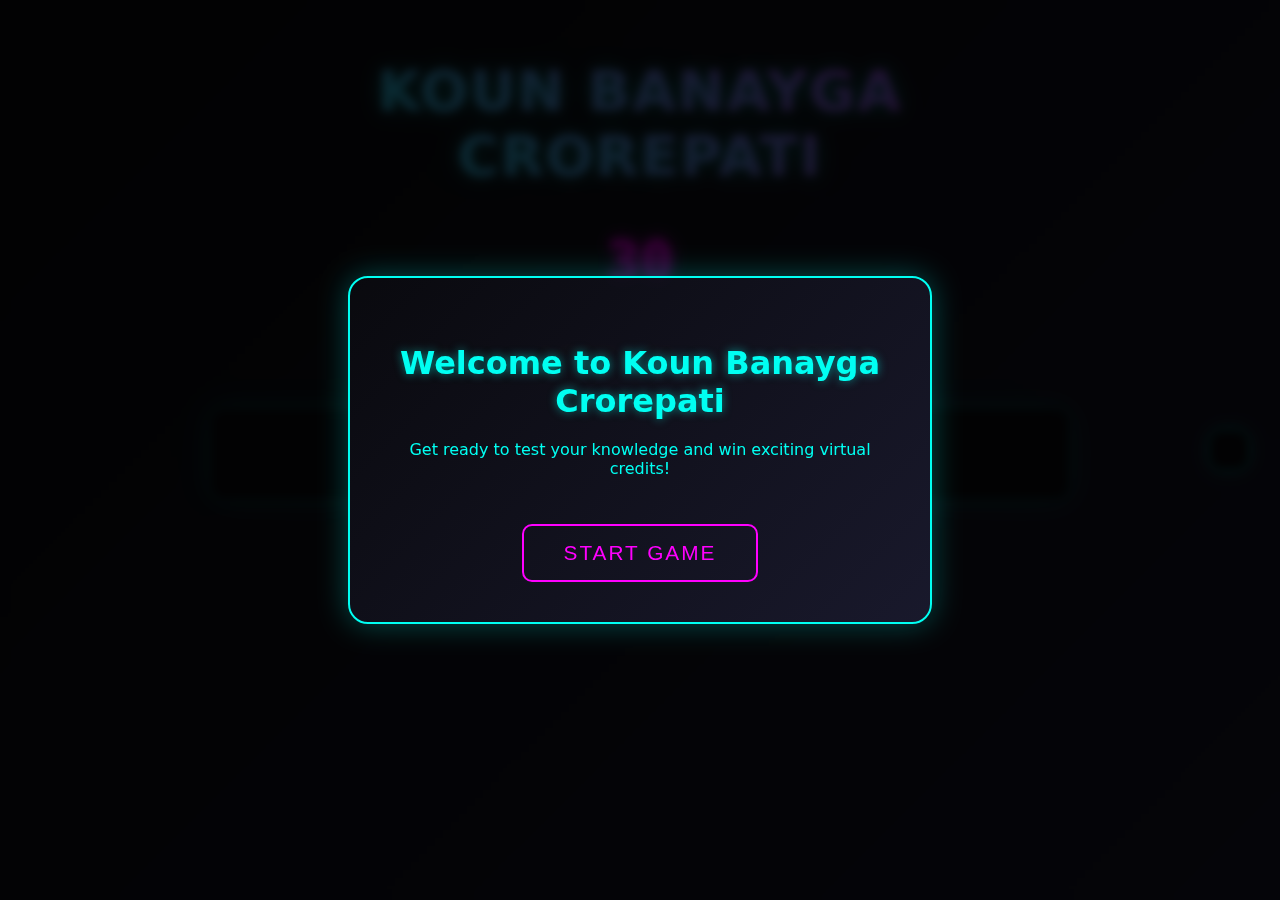
<file: KBC/index.html>
<!DOCTYPE html>
<html lang="en">
  <head>
    <meta charset="UTF-8" />
    <meta name="viewport" content="width=device-width, initial-scale=1.0" />
    <meta
      name="description"
      content="Koun Banayga Crorepati - A quiz game where you can test your knowledge and win virtual credits."
    />
    <link rel="shortcut icon" href="./fav/fire-png-image-pngfre-27.png" type="image/x-icon">
    <link rel="stylesheet" href="style.css">
    <title>Koun Banayga Crorepati</title>
  </head>
  <body>
    <div class="container">
        <h1 class="game-title">Koun Banayga Crorepati</h1>
        <div class="timer">30</div>
        <div class="lifelines">
            <button class="lifeline" id="fifty-fifty">50:50</button>
            <button class="lifeline" id="audience-poll">Audience Poll</button>
            <button class="lifeline" id="expert-advice">Expert AI</button>
        </div>
        <div class="question-container">
            <div class="question"></div>
            <div class="options-grid"></div>
        </div>
        <div class="game-controls">
            <button class="quit-btn" id="quitGame">Quit Game</button>
        </div>
    </div>

    <div class="prize-pool"></div>

    <div class="modal" id="startModal">
        <div class="modal-content">
            <h2>Welcome to Koun Banayga Crorepati</h2>
            <p>Get ready to test your knowledge and win exciting virtual credits!</p>
            <button class="start-btn">Start Game</button>
        </div>
    </div>

    <div class="modal" id="quitModal">
        <div class="modal-content">
            <h2>Are you sure you want to quit?</h2>
            <p>Your current winning amount: <span id="currentWinnings"></span></p>
            <div class="modal-buttons">
                <button class="modal-btn continue-btn">Continue Playing</button>
                <button class="modal-btn quit-confirm-btn">Quit & Take Money</button>
            </div>
        </div>
    </div>

    <script src="script.js"></script>
  </body>
</html>
</file>
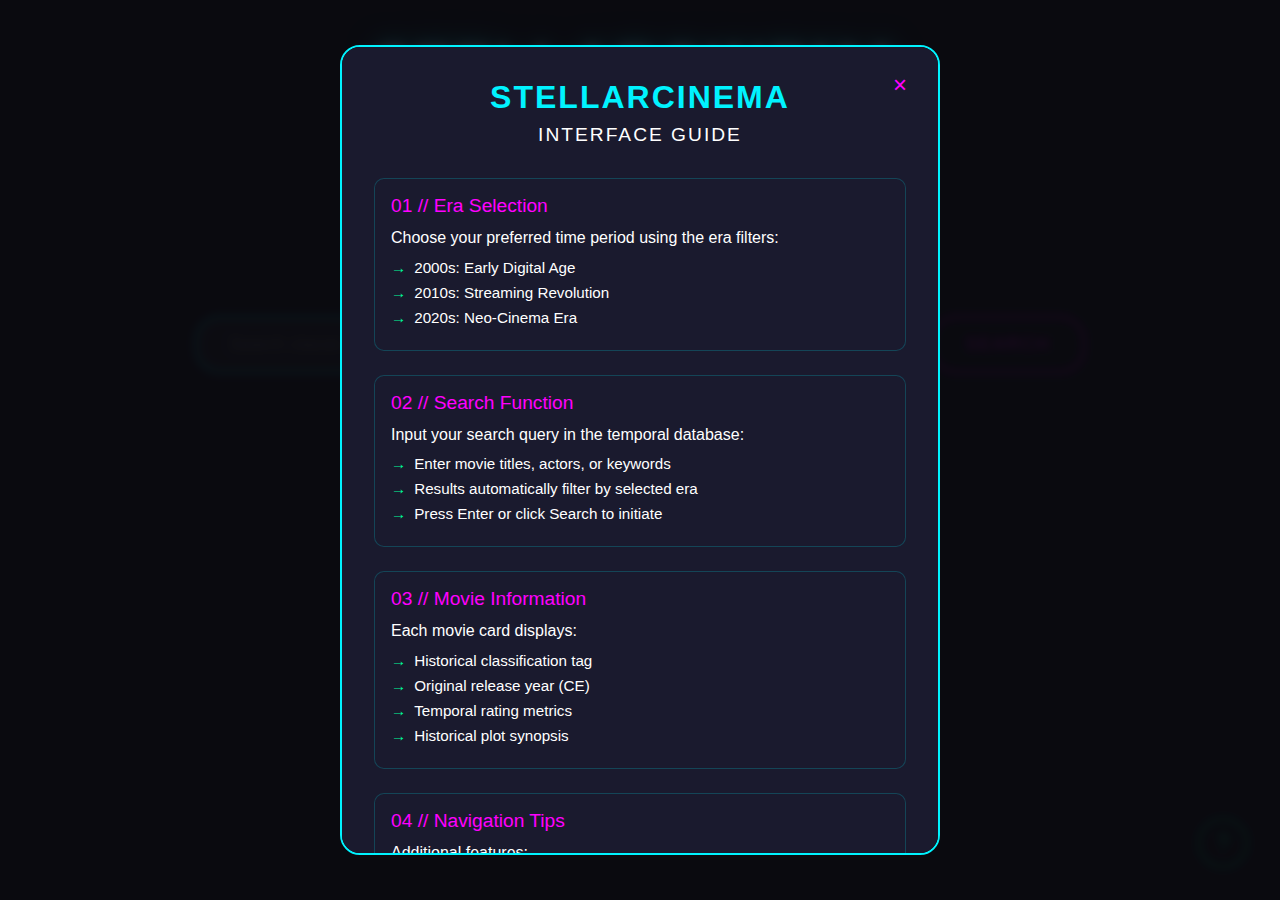
<file: Movie Finder/index.html>
<!DOCTYPE html>
<html lang="en">
  <head>
    <meta charset="UTF-8" />
    <meta name="viewport" content="width=device-width, initial-scale=1.0" />
    <meta
      name="description"
      content="StellarCinema - Explore the vast archives of early century cinema, from 2000 to 2027. Discover classic movies, read reviews, and learn about the history of cinema."
    />
    <link rel="stylesheet" href="style.css">
      <title>StellarCinema</title>
   
  </head>
  <body>
    <div class="container">
      <header class="header">
        <h1 class="title">StellarCinema</h1>
        <p class="subtitle">Early Century Cinema Archive</p>
        <div class="era-badge">Featured Era: 2000-2027</div>
      </header>

      <div class="filter-container">
        <button class="era-filter" data-era="2000-2010">2000s</button>
        <button class="era-filter" data-era="2011-2020">2010s</button>
        <button class="era-filter active" data-era="2021-2027">2020s</button>
      </div>

      <div class="search-container">
        <input
          type="text"
          class="search-input"
          placeholder="Search classic movies (2000-2027)..."
          id="searchInput"
        />
        <button class="search-btn" id="searchBtn">Search</button>
      </div>

      <div class="loading" id="loading">Accessing temporal archives...</div>

      <div class="movie-grid" id="movieGrid"></div>
    </div>
    <button class="help-btn" id="helpBtn">?</button>

    <div class="modal-overlay" id="instructionsModal">
      <div class="modal">
        <button
          class="close-modal"
          id="closeModal"
          aria-label="Close instructions"
        >
          ×
        </button>
        <div class="modal-header">
          <h2 class="modal-title">StellarCinema</h2>
          <p class="subtitle">Interface Guide</p>
        </div>

        <div class="instruction-step">
          <span class="step-number">01 // Era Selection</span>
          <p class="step-content">
            Choose your preferred time period using the era filters:
          </p>
          <ul class="feature-list">
            <li class="feature-item">2000s: Early Digital Age</li>
            <li class="feature-item">2010s: Streaming Revolution</li>
            <li class="feature-item">2020s: Neo-Cinema Era</li>
          </ul>
        </div>

        <div class="instruction-step">
          <span class="step-number">02 // Search Function</span>
          <p class="step-content">
            Input your search query in the temporal database:
          </p>
          <ul class="feature-list">
            <li class="feature-item">
              Enter movie titles, actors, or keywords
            </li>
            <li class="feature-item">
              Results automatically filter by selected era
            </li>
            <li class="feature-item">
              Press Enter or click Search to initiate
            </li>
          </ul>
        </div>

        <div class="instruction-step">
          <span class="step-number">03 // Movie Information</span>
          <p class="step-content">Each movie card displays:</p>
          <ul class="feature-list">
            <li class="feature-item">Historical classification tag</li>
            <li class="feature-item">Original release year (CE)</li>
            <li class="feature-item">Temporal rating metrics</li>
            <li class="feature-item">Historical plot synopsis</li>
          </ul>
        </div>

        <div class="instruction-step">
          <span class="step-number">04 // Navigation Tips</span>
          <p class="step-content">Additional features:</p>
          <ul class="feature-list">
            <li class="feature-item">Hover over cards for enhanced view</li>
            <li class="feature-item">
              Click era filters to quickly switch periods
            </li>
            <li class="feature-item">
              Access this guide anytime via the help button
            </li>
          </ul>
        </div>
      </div>
    </div>
    <script src="script.js"></script>
  </body>
</html>
</file>
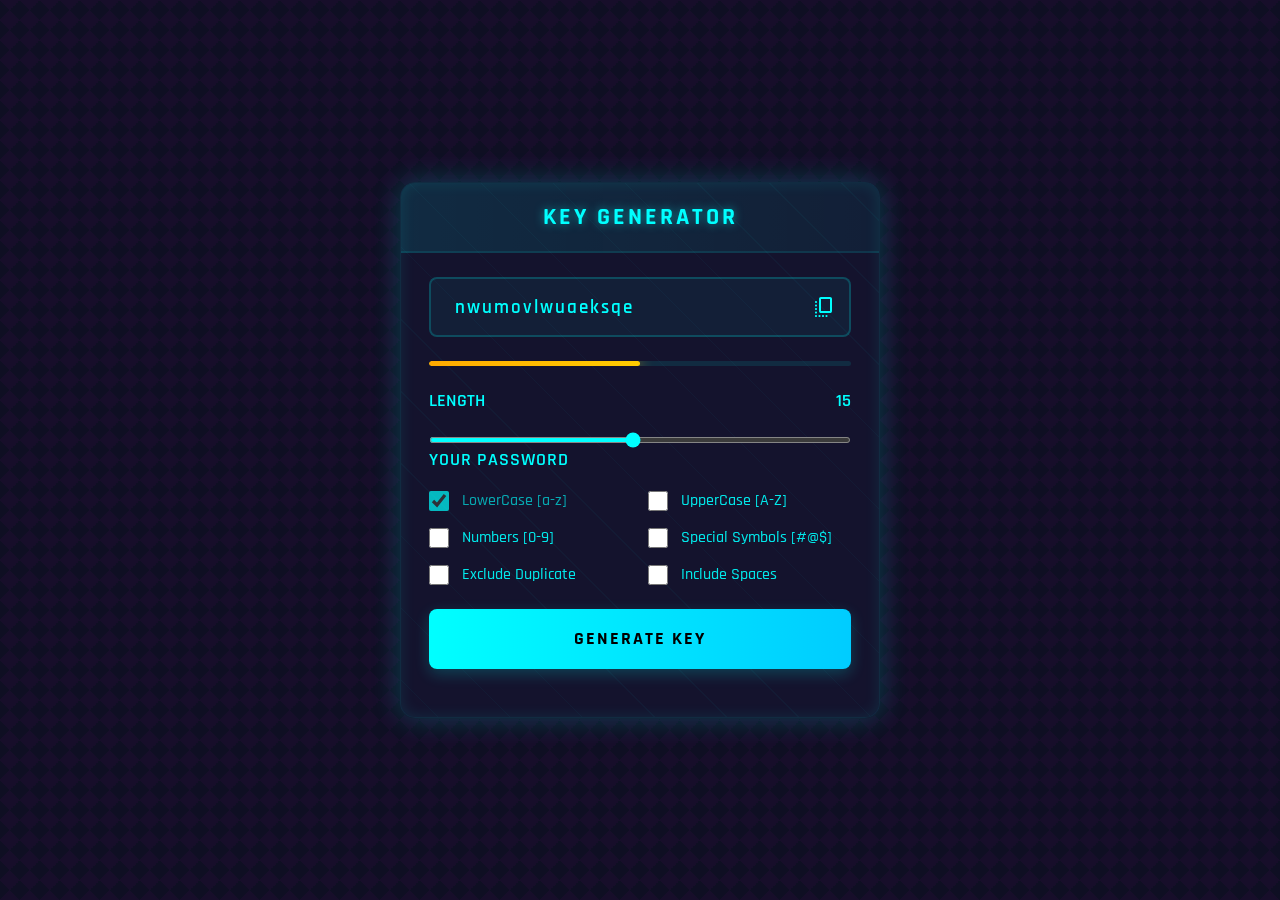
<file: Pass Generator/index.html>
<!DOCTYPE html>
<html lang="en">

<head>
    <meta charset="UTF-8">
    <meta http-equiv="X-UA-Compatible" content="IE=edge">
    <meta name="viewport" content="width=device-width, initial-scale=1.0">
    <meta name="description" content="A simple key generator tool that creates unique and secure keys based on user-defined settings.">
    <link href="https://fonts.googleapis.com/css2?family=Material+Symbols+Rounded" rel="stylesheet" />
    <link href="https://fonts.googleapis.com/css2?family=Rajdhani:wght@400;500;600;700&display=swap" rel="stylesheet">
    <link rel="stylesheet" href="style.css">
    <title>Key Generator</title>
</head>

<body>
    <div class="container">
        <h2>Key Generator</h2>
        <div class="wrapper">
            <div class="input-box">
                <input type="text" disabled>
                <span class="material-symbols-rounded">copy_all</span>
            </div>
            <div class="pass-indicator"></div>
            <div class="pass-length">
                <div class="details">
                    <label class="title">LENGTH</label>
                    <span></span>
                </div>
                <input type="range" min="1" max="30" value="15" step="1">
            </div>

            <div class="pass-settings">
                <label class="title">Your Password</label>
                <ul class="options">
                    <li class="option">
                        <input type="checkbox" id="lowercase" checked>
                        <label for="lowercase">LowerCase [a-z]</label>
                    </li>
                    <li class="option">
                        <input type="checkbox" id="uppercase">
                        <label for="uppercase">UpperCase [A-Z]</label>
                    </li>
                    <li class="option">
                        <input type="checkbox" id="numbers">
                        <label for="numbers">Numbers [0-9]</label>
                    </li>
                    <li class="option">
                        <input type="checkbox" id="symbols">
                        <label for="symbols">Special Symbols [#@$]</label>
                    </li>
                    <li class="option">
                        <input type="checkbox" id="exc-duplicate">
                        <label for="exc-duplicate">Exclude Duplicate</label>
                    </li>
                    <li class="option">
                        <input type="checkbox" id="spaces">
                        <label for="spaces">Include Spaces</label>
                    </li>
                </ul>
            </div>

            <button class="generate-btn">GENERATE KEY</button>
        </div>
    </div>
  <script src="script.js"></script>
</body>
</html>
</file>
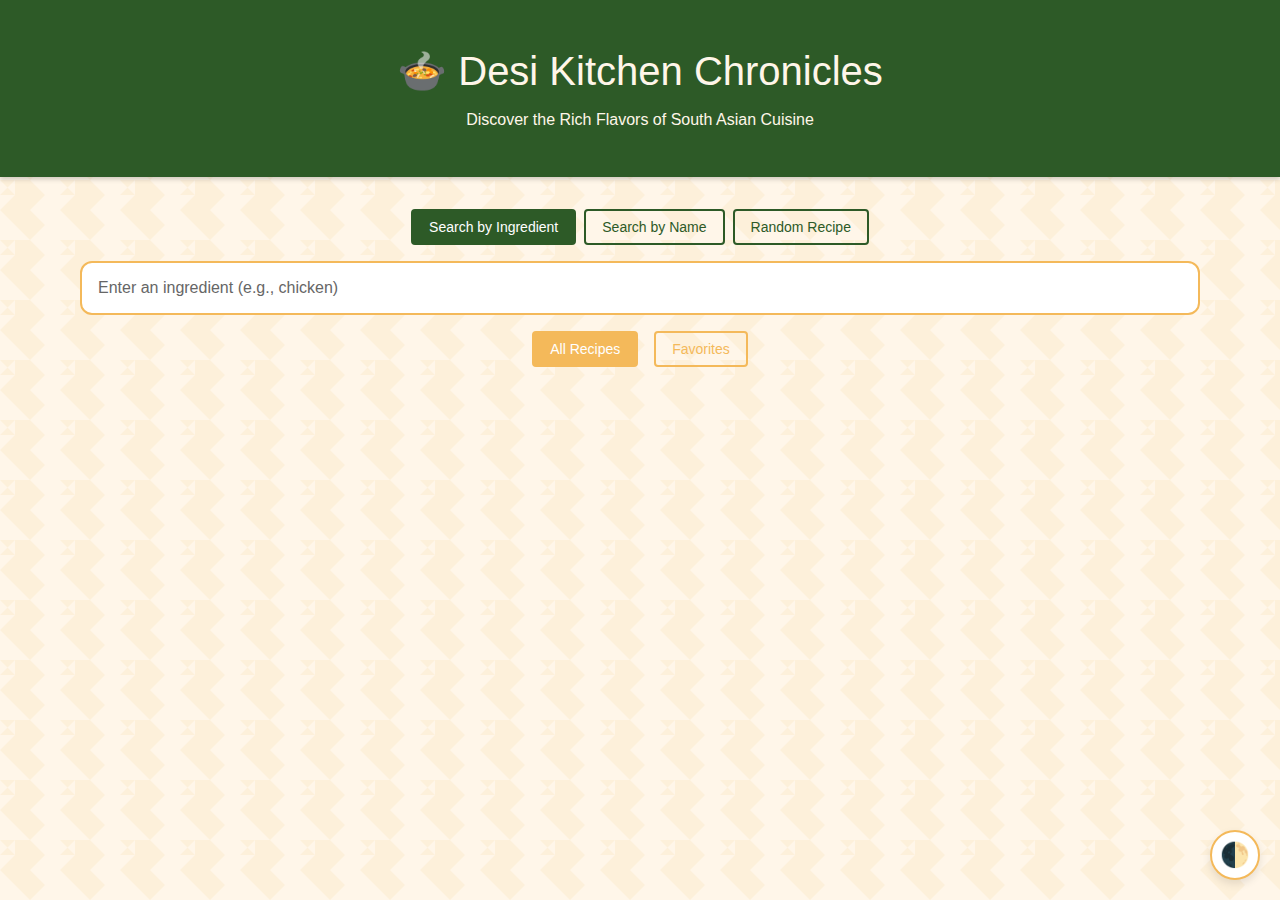
<file: Recipe Finder/index.html>
<!DOCTYPE html>
<html lang="en">
<head>
    <meta charset="UTF-8">
    <meta name="viewport" content="width=device-width, initial-scale=1.0">
    <meta name="description" content="Explore the rich flavors of South Asian cuisine with Desi Kitchen Chronicles, your ultimate recipe guide. Discover new recipes, cooking techniques, and more.">
    <title>Desi Kitchen Chronicles</title>
    <link rel="shortcut icon" href="fav.jpg" type="image/x-icon">
    <link rel="stylesheet" href="style.css">
</head>
<body>
    <header>
        <div class="logo">🍲 Desi Kitchen Chronicles</div>
        <p>Discover the Rich Flavors of South Asian Cuisine</p>
    </header>
    <div class="search-controls">
        <div class="search-types">
            <button class="search-type-btn active" data-type="ingredient">Search by Ingredient</button>
            <button class="search-type-btn" data-type="name">Search by Name</button>
            <button class="search-type-btn random-btn" onclick="getRandomRecipe()">Random Recipe</button>
        </div>
        <input type="text" id="searchInput" class="search-box" placeholder="Search for recipes...">
        <div class="filter-buttons">
            <button class="filter-btn active" onclick="toggleView('all')">All Recipes</button>
            <button class="filter-btn" onclick="toggleView('favorites')">Favorites</button>
        </div>
    </div>

    <div id="loading" class="loading" style="display: none;">Searching for recipes...</div>
    <div id="recipesGrid" class="recipes-grid"></div>

    <div id="recipeModal" class="modal">
        <div class="modal-content">
            <span class="close-btn" onclick="closeModal()">&times;</span>
            <div id="modalContent" class="recipe-details"></div>
        </div>
    </div>
<button class="theme-switcher" id="themeSwitcher" aria-label="Toggle theme">
        <span class="theme-icon">🌓</span>
    </button>
    <script src="script.js"></script>
</body>
</html>
</file>
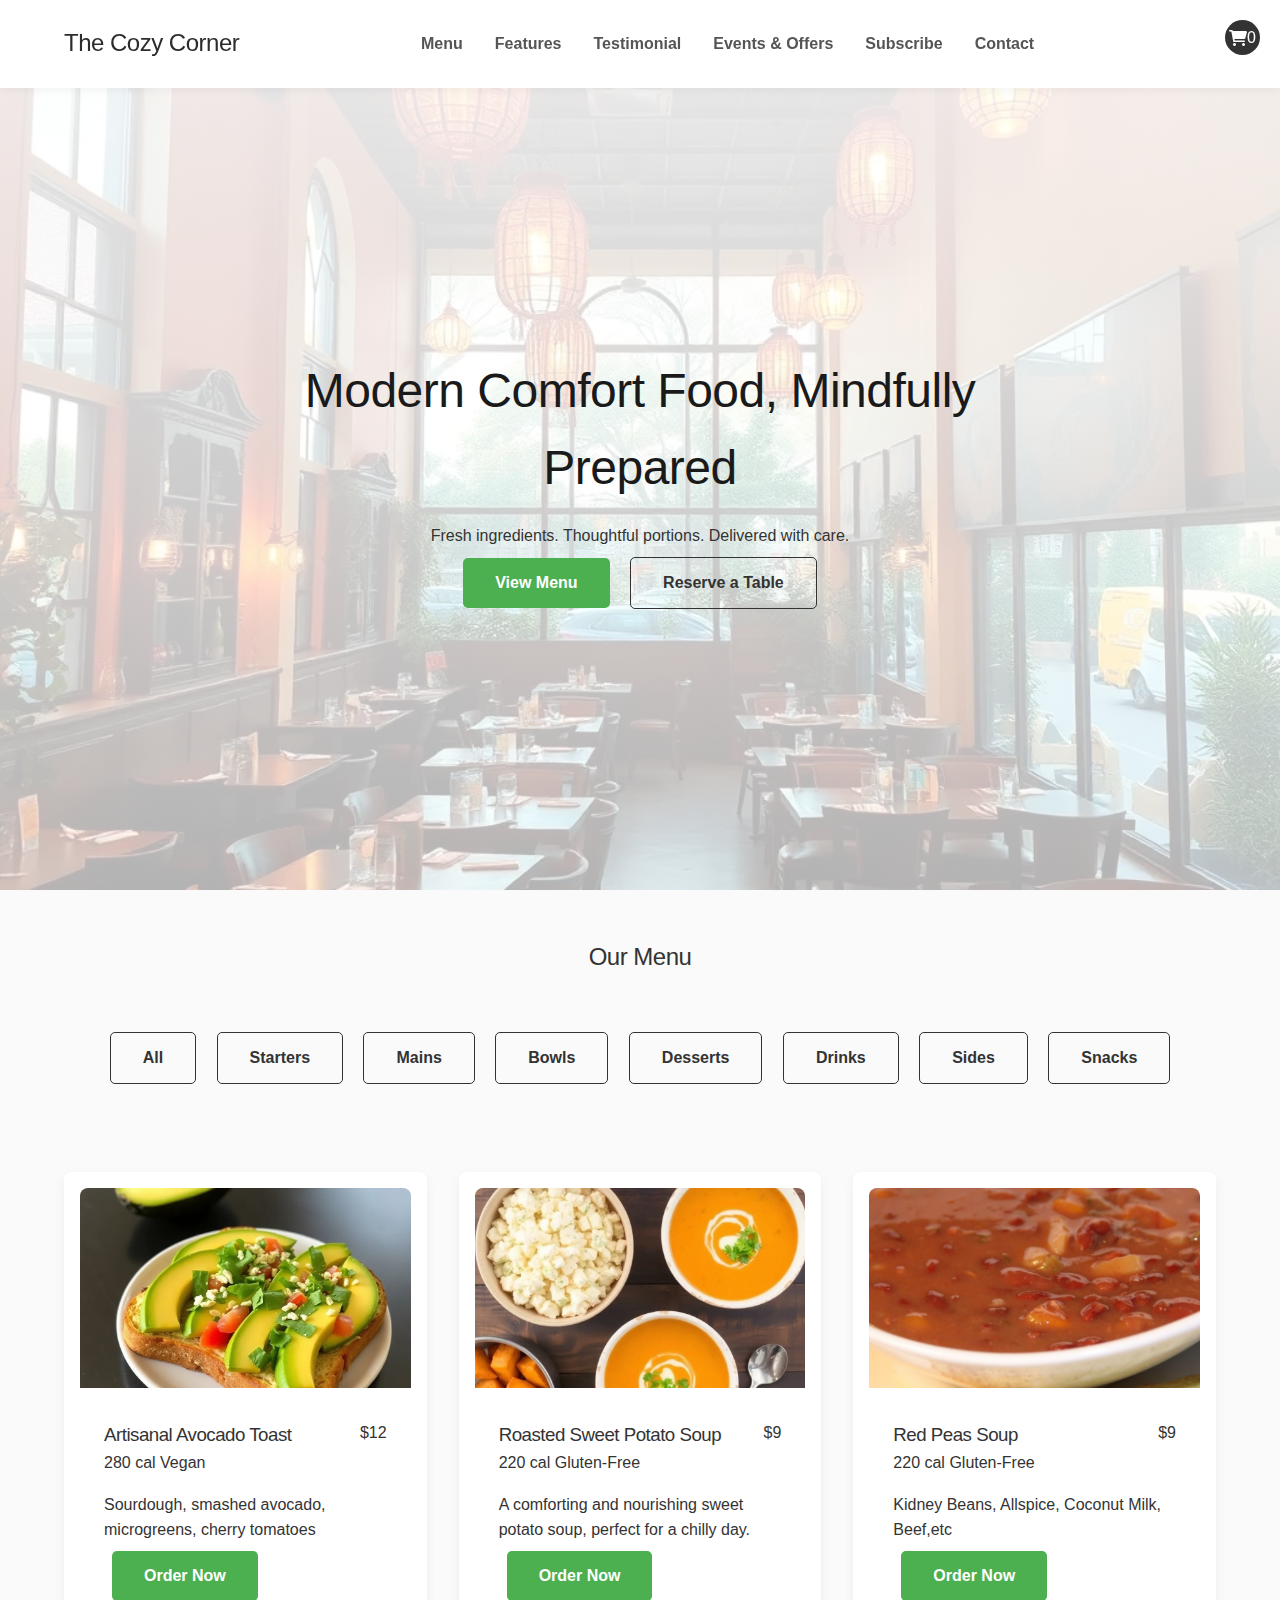
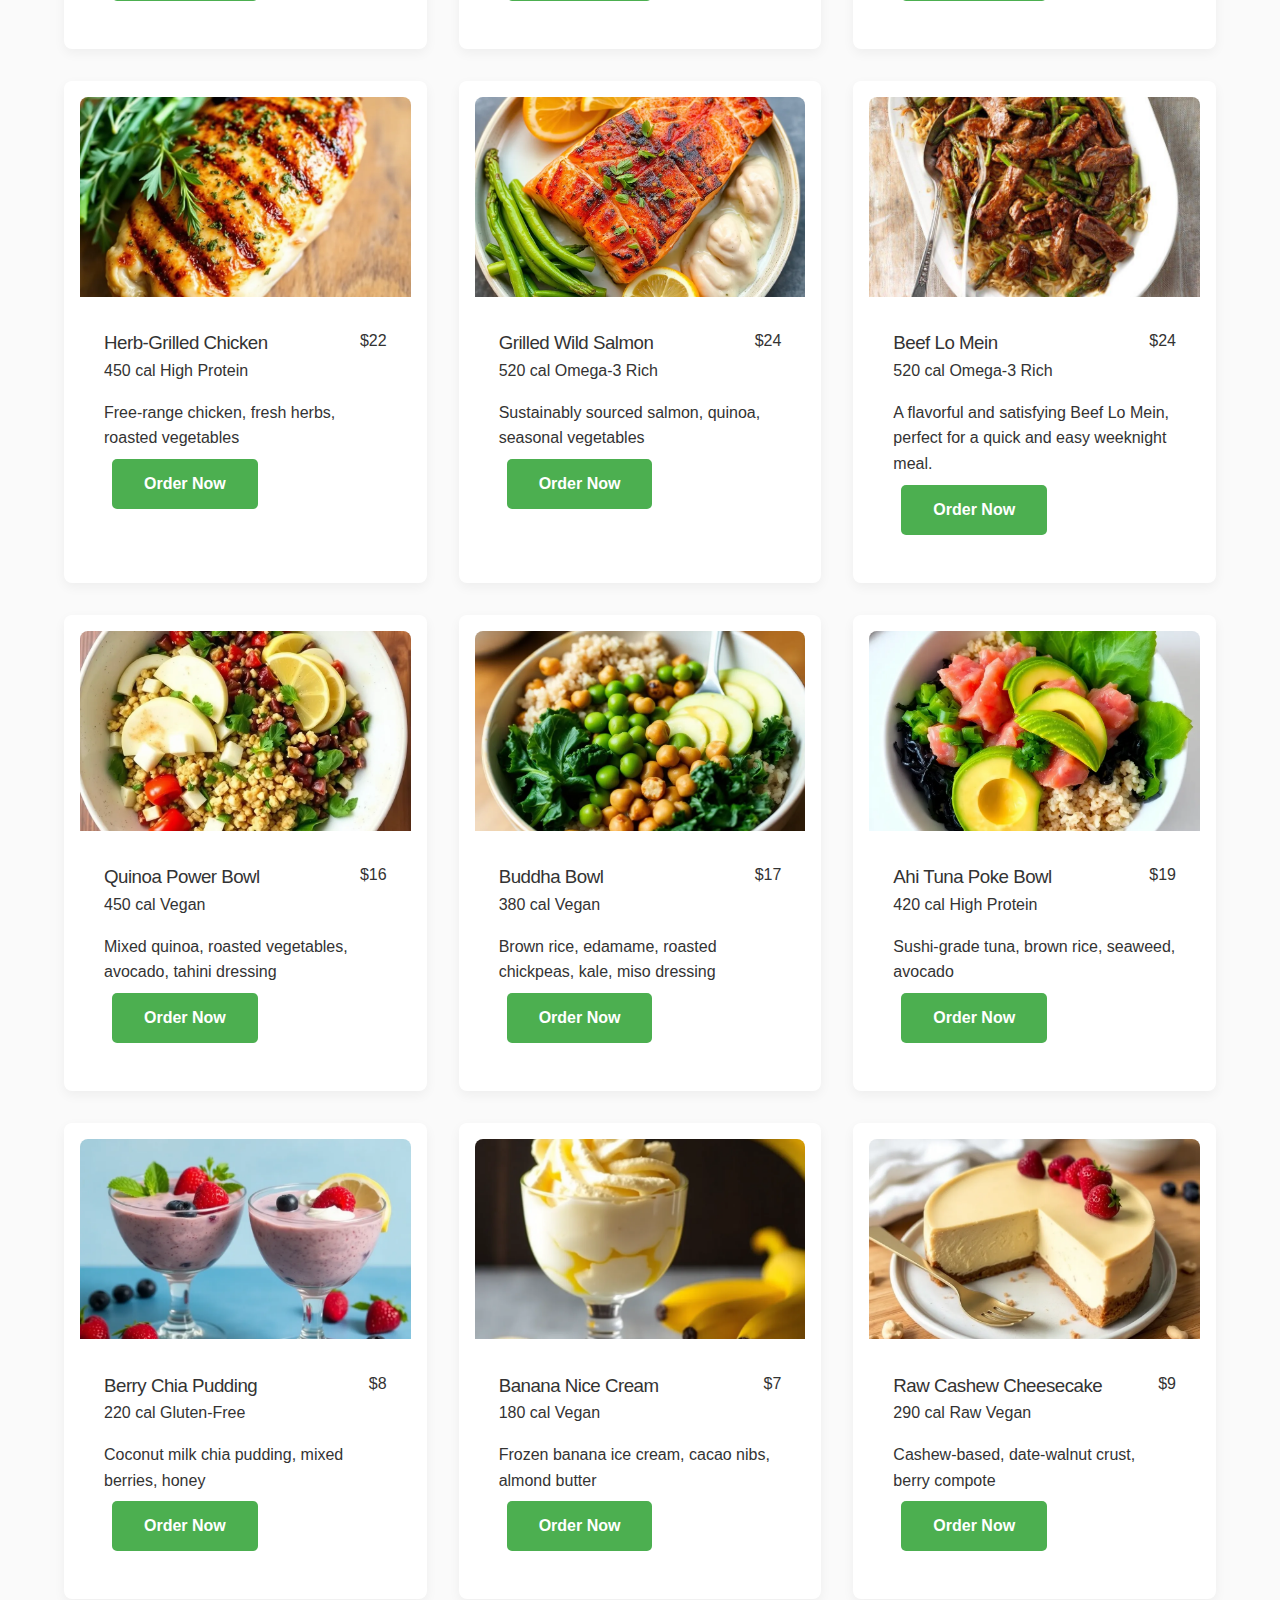
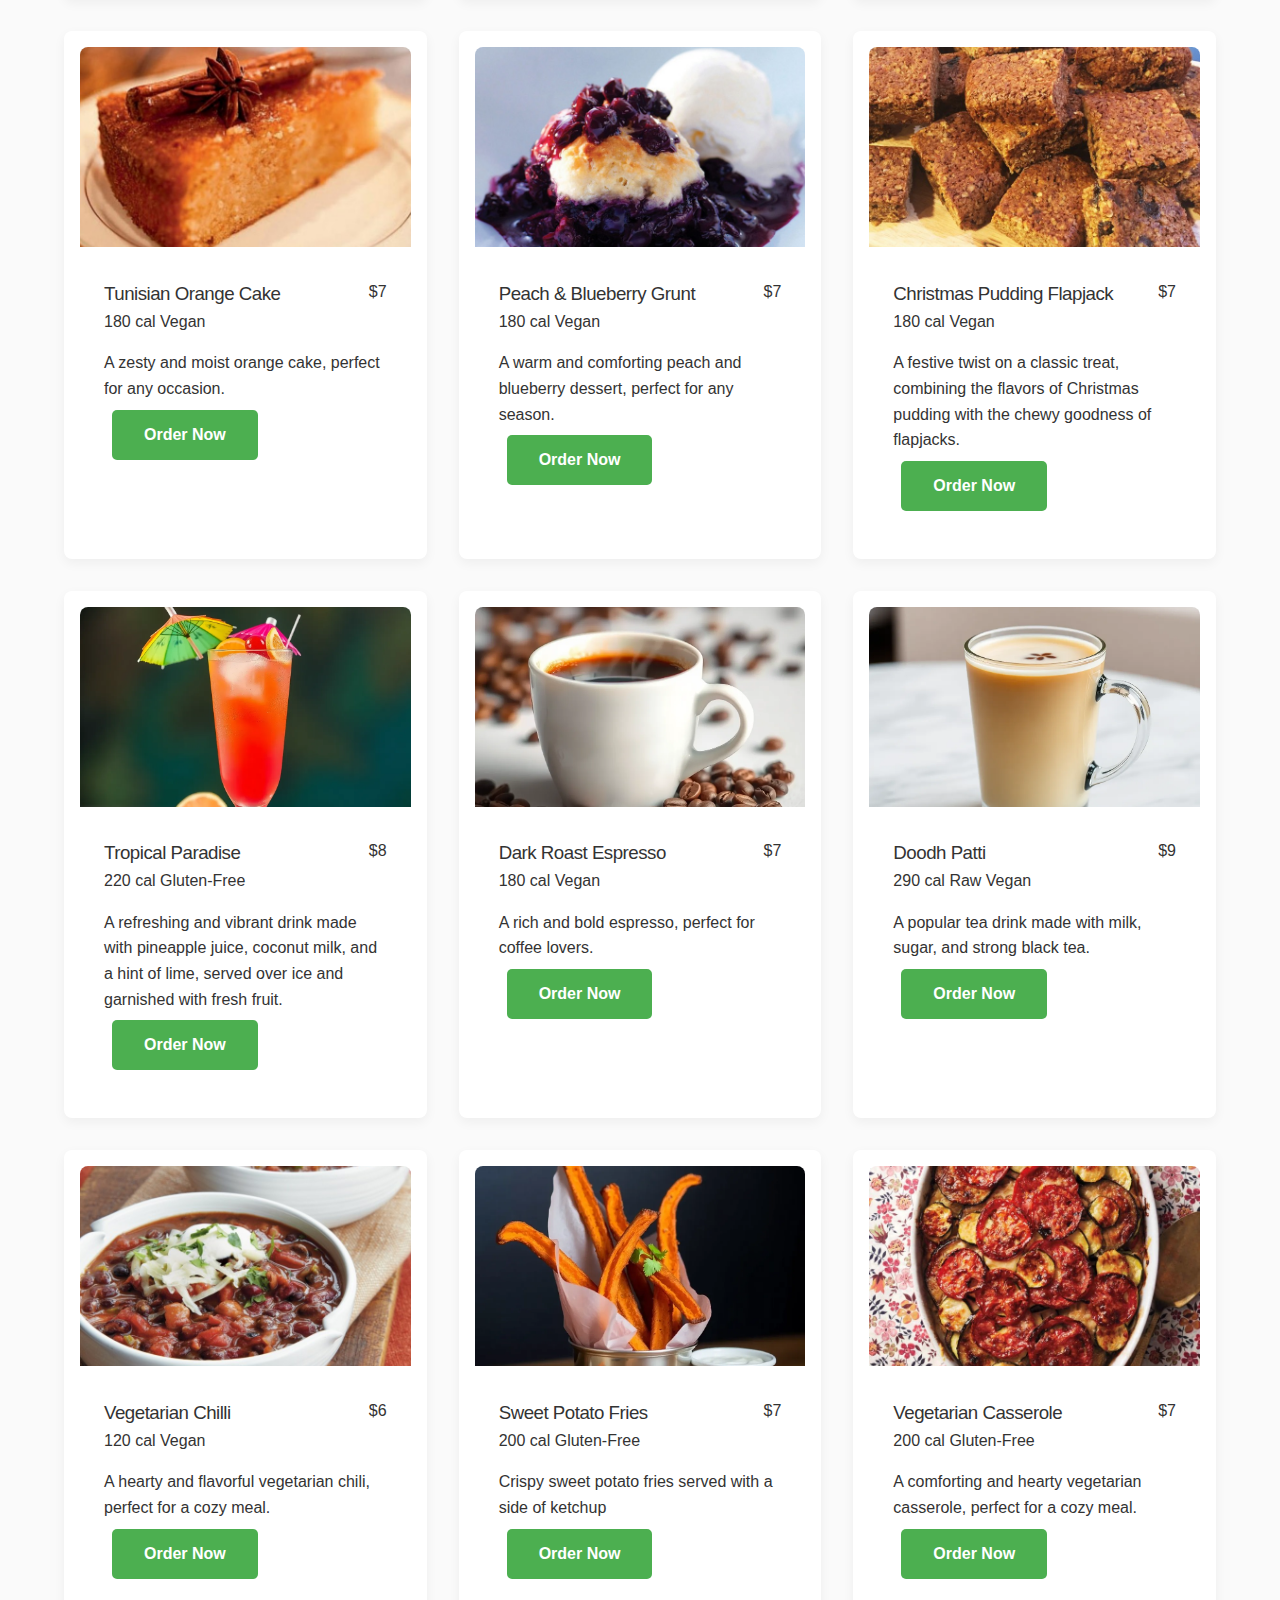
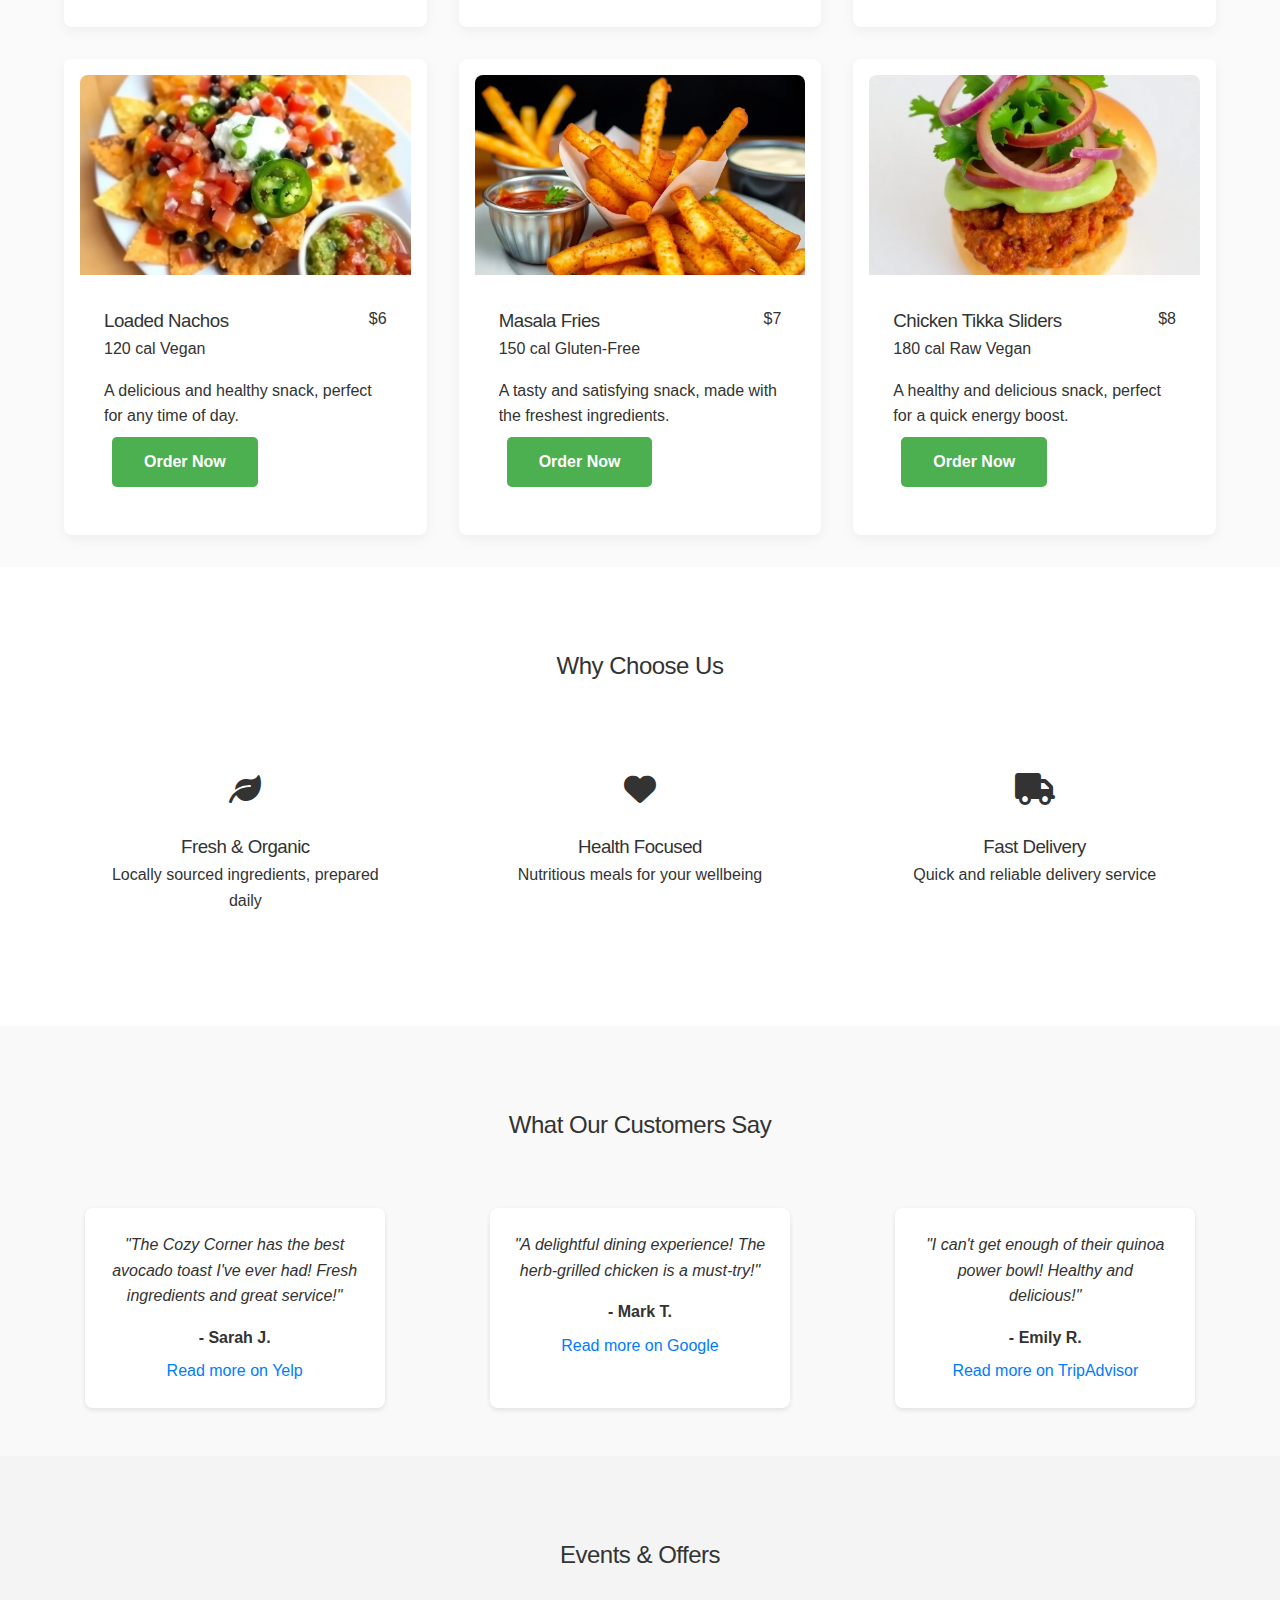
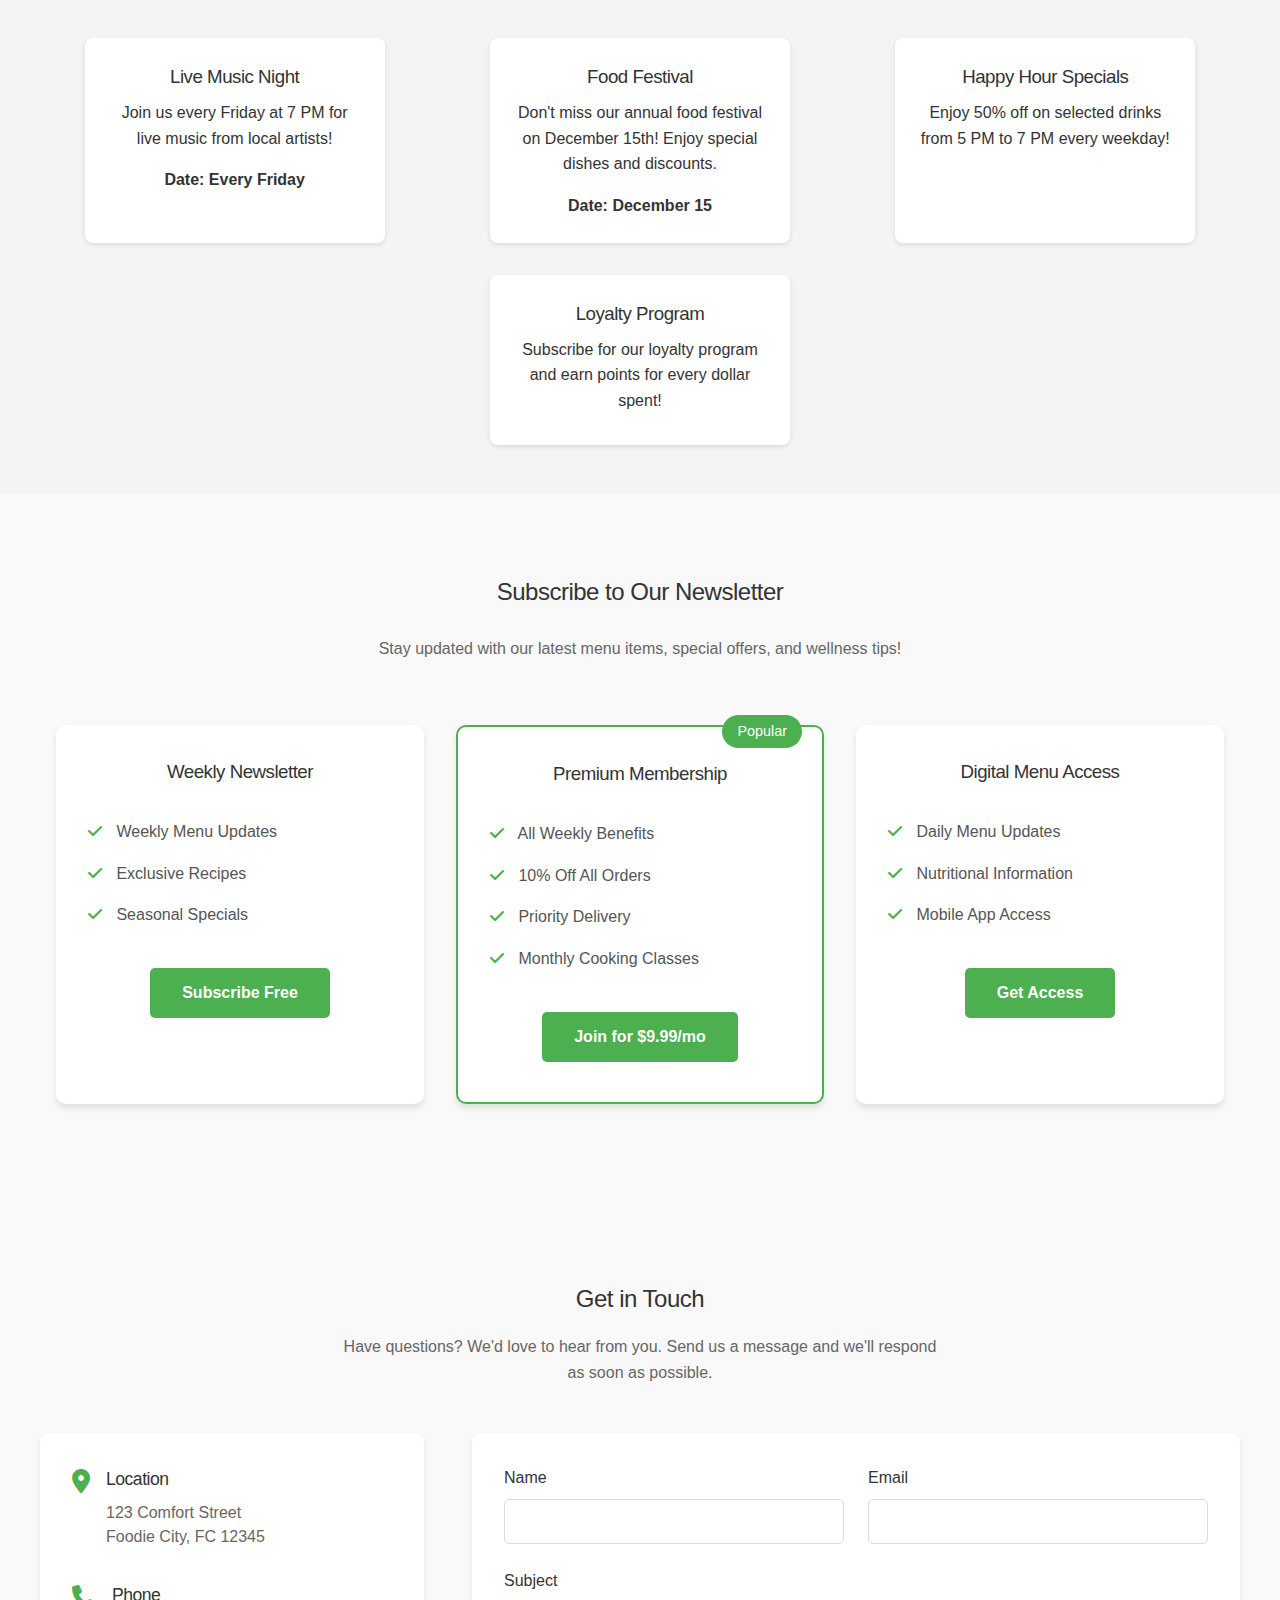
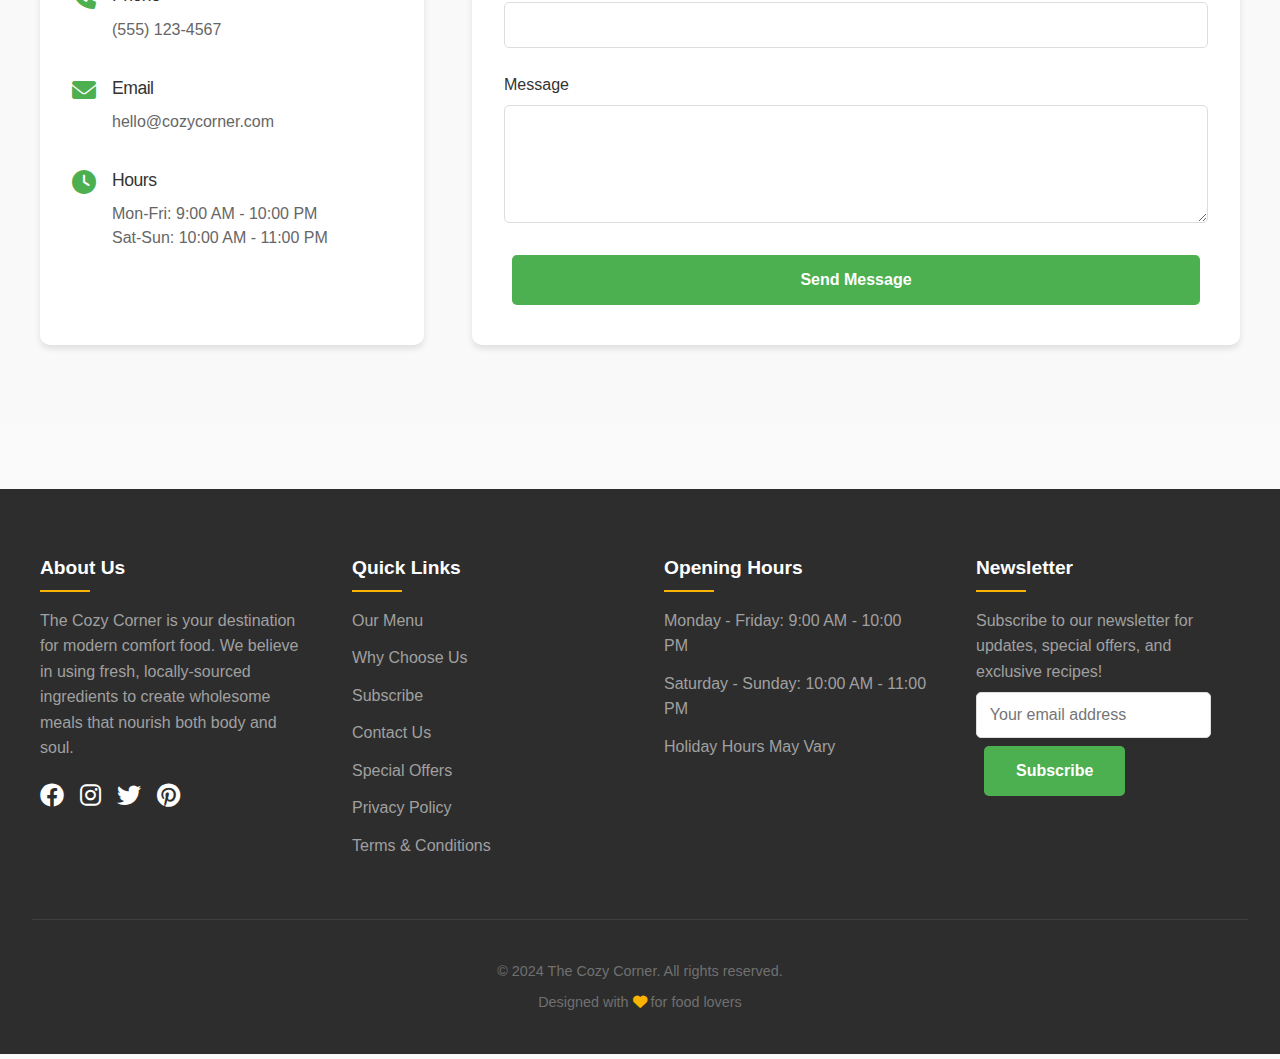
<file: Resturant/index.html>
<!DOCTYPE html>
<html lang="en">
  <head>
    <meta charset="UTF-8" />
    <meta name="viewport" content="width=device-width, initial-scale=1.0" />
    <meta name="viewport" content="width=device-width, initial-scale=1, viewport-fit=cover">
    <meta
      name="description"
      content="The Cozy Corner | Modern Comfort Food - Fresh ingredients, thoughtful portions, delivered with care."
    />
    <title>The Cozy Corner | Modern Comfort Food</title>
    <link rel="shortcut icon" href="./img/hero.jpg" type="image/x-icon" />
    <link
      href="https://cdnjs.cloudflare.com/ajax/libs/font-awesome/6.0.0/css/all.min.css"
      rel="stylesheet"
    />
    <link rel="stylesheet" href="style.css" />
    <style>
      h1 a {
        text-decoration: none;
        color: #333;
        transition: color 0.2s ease;
      }

      h1 a:hover {
        color: #666;
      }
      
    </style>
  </head>
  <body>
    <header>
        <h1><a href="#hero">The Cozy Corner</a></h1>
        <button class="mobile-menu-btn" onclick="toggleMenu()">
          <span></span>
          <span></span>
          <span></span>
        </button>
        <nav>
          <ul>
            <li><a href="#menu">Menu</a></li>
            <li><a href="#features">Features</a></li>
            <li><a href="#testimonials">Testimonial</a></li>
            <li><a href="#events-offers">Events & Offers</a></li>
            <li><a href="#subscription">Subscribe</a></li>
            <li><a href="#contact">Contact</a></li>
          </ul>
        </nav>
      </header>

    <div class="cart-badge" onclick="viewCart()">
      <i class="fas fa-shopping-cart"></i>
      <span id="cart-count">0</span>
    </div>

    <section id="hero">
      <img
        src="./img/hero.jpg"
        alt="Beautiful restaurant interior"
        class="hero-image"
      />
      <div class="hero-overlay"></div>
      <div class="hero-content">
        <h2>Modern Comfort Food, Mindfully Prepared</h2>
        <p>Fresh ingredients. Thoughtful portions. Delivered with care.</p>
        <div class="cta-buttons">
          <button class="button" onclick="scrollToMenu()">View Menu</button>
          <button class="button secondary" onclick="makeReservation()"><a href="./reserve.html">Reserve a Table</a></button>

        </div>
      </div>
    </section>
    <!-- Reservation -->
     
      <!-- Menu Section -->
    <section id="menu">
      <h2 style="text-align: center; margin: 3rem 0">Our Menu</h2>

      <!-- Menu Categories Navigation -->
      <div style="text-align: center; margin-bottom: 3rem">
        <button class="button secondary" onclick="filterMenu('all')">
          All
        </button>
        <button class="button secondary" onclick="filterMenu('starters')">
          Starters
        </button>
        <button class="button secondary" onclick="filterMenu('mains')">
          Mains
        </button>
        <button class="button secondary" onclick="filterMenu('bowls')">
          Bowls
        </button>
        <button class="button secondary" onclick="filterMenu('desserts')">
          Desserts
        </button>
        <button class="button secondary" onclick="filterMenu('drinks')">
          Drinks
        </button>
        <button class="button secondary" onclick="filterMenu('sides')">
          Sides
        </button>
        <button class="button secondary" onclick="filterMenu('snacks')">
          Snacks
        </button>
      </div>

      <div class="menu-grid" id="menu-grid">
        <!-- Starters -->
        <div class="card menu-item" data-category="starters">
          <img src="./img/Avocado Toast.jpg" alt="Avocado Toast" />
          <div class="menu-item-content">
            <div class="menu-item-header">
              <div>
                <h3>Artisanal Avocado Toast</h3>
                <span class="menu-item-calories">280 cal</span>
                <span class="health-tag">Vegan</span>
              </div>
              <div>$12</div>
            </div>
            <p>Sourdough, smashed avocado, microgreens, cherry tomatoes</p>
            <button
              class="button"
              onclick="openOrderModal('Artisanal Avocado Toast', 12)"
            >
              Order Now
            </button>
          </div>
        </div>
        <div class="card menu-item" data-category="starters">
          <img src="./img/Sweet Potato Soup.jpg" alt="Sweet Potato Soup" />
          <div class="menu-item-content">
            <div class="menu-item-header">
              <div>
                <h3>Roasted Sweet Potato Soup</h3>
                <span class="menu-item-calories">220 cal</span>
                <span class="health-tag">Gluten-Free</span>
              </div>
              <div>$9</div>
            </div>
            <p>
              A comforting and nourishing sweet potato soup, perfect for a
              chilly day.
            </p>
            <button
              class="button"
              onclick="openOrderModal('Roasted Sweet Potato Soup', 9)"
            >
              Order Now
            </button>
          </div>
        </div>
        <div class="card menu-item" data-category="starters">
          <img src="./img/Red Peas Soup.jpg" alt="Red Peas Soup" />
          <div class="menu-item-content">
            <div class="menu-item-header">
              <div>
                <h3>Red Peas Soup</h3>
                <span class="menu-item-calories">220 cal</span>
                <span class="health-tag">Gluten-Free</span>
              </div>
              <div>$9</div>
            </div>
            <p>Kidney Beans, Allspice, Coconut Milk, Beef,etc</p>
            <button
              class="button"
              onclick="openOrderModal('Roasted Sweet Potato Soup', 9)"
            >
              Order Now
            </button>
          </div>
        </div>
        <!-- Mains -->
        <div class="card menu-item" data-category="mains">
          <img src="./img/Grilled Chicken.jpg" alt="Grilled Chicken" />
          <div class="menu-item-content">
            <div class="menu-item-header">
              <div>
                <h3>Herb-Grilled Chicken</h3>
                <span class="menu-item-calories">450 cal</span>
                <span class="health-tag">High Protein</span>
              </div>
              <div>$22</div>
            </div>
            <p>Free-range chicken, fresh herbs, roasted vegetables</p>
            <button
              class="button"
              onclick="openOrderModal('Herb-Grilled Chicken', 22)"
            >
              Order Now
            </button>
          </div>
        </div>
        <div class="card menu-item" data-category="mains">
          <img src="./img/Grilled  Salmon.jpg" alt="Grilled Salmon" />
          <div class="menu-item-content">
            <div class="menu-item-header">
              <div>
                <h3>Grilled Wild Salmon</h3>
                <span class="menu-item-calories">520 cal</span>
                <span class="health-tag">Omega-3 Rich</span>
              </div>
              <div>$24</div>
            </div>
            <p>Sustainably sourced salmon, quinoa, seasonal vegetables</p>
            <button
              class="button"
              onclick="openOrderModal('Grilled Wild Salmon', 24)"
            >
              Order Now
            </button>
          </div>
        </div>
        <div class="card menu-item" data-category="mains">
          <img src="./img/Beef Lo Mein.jpg" alt="Beef Lo Mein" />
          <div class="menu-item-content">
            <div class="menu-item-header">
              <div>
                <h3>Beef Lo Mein</h3>
                <span class="menu-item-calories">520 cal</span>
                <span class="health-tag">Omega-3 Rich</span>
              </div>
              <div>$24</div>
            </div>
            <p>
              A flavorful and satisfying Beef Lo Mein, perfect for a quick and
              easy weeknight meal.
            </p>
            <button
              class="button"
              onclick="openOrderModal('Grilled Wild Salmon', 24)"
            >
              Order Now
            </button>
          </div>
        </div>
        <!-- Bowls -->
        <div class="card menu-item" data-category="bowls">
          <img src="./img/Quinoa Power Bowl.jpg" alt="Quinoa Bowl" />
          <div class="menu-item-content">
            <div class="menu-item-header">
              <div>
                <h3>Quinoa Power Bowl</h3>
                <span class="menu-item-calories">450 cal</span>
                <span class="health-tag">Vegan</span>
              </div>
              <div>$16</div>
            </div>
            <p>Mixed quinoa, roasted vegetables, avocado, tahini dressing</p>
            <button
              class="button"
              onclick="openOrderModal('Quinoa Power Bowl', 16)"
            >
              Order Now
            </button>
          </div>
        </div>
        <div class="card menu-item" data-category="bowls">
          <img src="./img/Buddha Bowl.jpg" alt="Buddha Bowl" />
          <div class="menu-item-content">
            <div class="menu-item-header">
              <div>
                <h3>Buddha Bowl</h3>
                <span class="menu-item-calories">380 cal</span>
                <span class="health-tag">Vegan</span>
              </div>
              <div>$17</div>
            </div>
            <p>Brown rice, edamame, roasted chickpeas, kale, miso dressing</p>
            <button class="button" onclick="openOrderModal('Buddha Bowl', 17)">
              Order Now
            </button>
          </div>
        </div>
        <div class="card menu-item" data-category="bowls">
          <img src="./img/Ahi Tuna Poke Bowl.jpg" alt="Poke Bowl" />
          <div class="menu-item-content">
            <div class="menu-item-header">
              <div>
                <h3>Ahi Tuna Poke Bowl</h3>
                <span class="menu-item-calories">420 cal</span>
                <span class="health-tag">High Protein</span>
              </div>
              <div>$19</div>
            </div>
            <p>Sushi-grade tuna, brown rice, seaweed, avocado</p>
            <button
              class="button"
              onclick="openOrderModal('Ahi Tuna Poke Bowl', 19)"
            >
              Order Now
            </button>
          </div>
        </div>
        <!-- Desserts -->
        <div class="card menu-item" data-category="desserts">
          <img src="./img/Berry Chia Pudding.jpg" alt="Chia Pudding" />
          <div class="menu-item-content">
            <div class="menu-item-header">
              <div>
                <h3>Berry Chia Pudding</h3>
                <span class="menu-item-calories">220 cal</span>
                <span class="health-tag">Gluten-Free</span>
              </div>
              <div>$8</div>
            </div>
            <p>Coconut milk chia pudding, mixed berries, honey</p>
            <button
              class="button"
              onclick="openOrderModal('Berry Chia Pudding', 8)"
            >
              Order Now
            </button>
          </div>
        </div>
        <div class="card menu-item" data-category="desserts">
          <img src="./img/Banana Nice Cream.jpg" alt="Nice Cream" />
          <div class="menu-item-content">
            <div class="menu-item-header">
              <div>
                <h3>Banana Nice Cream</h3>
                <span class="menu-item-calories">180 cal</span>
                <span class="health-tag">Vegan</span>
              </div>
              <div>$7</div>
            </div>
            <p>Frozen banana ice cream, cacao nibs, almond butter</p>
            <button
              class="button"
              onclick="openOrderModal('Banana Nice Cream', 7)"
            >
              Order Now
            </button>
          </div>
        </div>
        <div class="card menu-item" data-category="desserts">
          <img src="./img/Raw Cashew Cheesecake.jpg" alt="Raw Cheesecake" />
          <div class="menu-item-content">
            <div class="menu-item-header">
              <div>
                <h3>Raw Cashew Cheesecake</h3>
                <span class="menu-item-calories">290 cal</span>
                <span class="health-tag">Raw Vegan</span>
              </div>
              <div>$9</div>
            </div>
            <p>Cashew-based, date-walnut crust, berry compote</p>
            <button
              class="button"
              onclick="openOrderModal('Raw Cashew Cheesecake', 9)"
            >
              Order Now
            </button>
          </div>
        </div>
        <div class="card menu-item" data-category="desserts">
          <img
            src="./img/Tunisian Orange Cake.jpg"
            alt="Tunisian Orange Cake"
          />
          <div class="menu-item-content">
            <div class="menu-item-header">
              <div>
                <h3>Tunisian Orange Cake</h3>
                <span class="menu-item-calories">180 cal</span>
                <span class="health-tag">Vegan</span>
              </div>
              <div>$7</div>
            </div>
            <p>A zesty and moist orange cake, perfect for any occasion.</p>
            <button
              class="button"
              onclick="openOrderModal('Banana Nice Cream', 7)"
            >
              Order Now
            </button>
          </div>
        </div>
        <div class="card menu-item" data-category="desserts">
          <img
            src="./img/Peach & Blueberry Grunt.jpg"
            alt="Peach & Blueberry Grunt"
          />
          <div class="menu-item-content">
            <div class="menu-item-header">
              <div>
                <h3>Peach & Blueberry Grunt</h3>
                <span class="menu-item-calories">180 cal</span>
                <span class="health-tag">Vegan</span>
              </div>
              <div>$7</div>
            </div>
            <p>
              A warm and comforting peach and blueberry dessert, perfect for any
              season.
            </p>
            <button
              class="button"
              onclick="openOrderModal('Banana Nice Cream', 7)"
            >
              Order Now
            </button>
          </div>
        </div>
        <div class="card menu-item" data-category="desserts">
          <img
            src="./img/Christmas Pudding Flapjack.jpg"
            alt="Christmas Pudding Flapjack"
          />
          <div class="menu-item-content">
            <div class="menu-item-header">
              <div>
                <h3>Christmas Pudding Flapjack</h3>
                <span class="menu-item-calories">180 cal</span>
                <span class="health-tag">Vegan</span>
              </div>
              <div>$7</div>
            </div>
            <p>
              A festive twist on a classic treat, combining the flavors of
              Christmas pudding with the chewy goodness of flapjacks.
            </p>
            <button
              class="button"
              onclick="openOrderModal('Banana Nice Cream', 7)"
            >
              Order Now
            </button>
          </div>
        </div>
        <!-- Drinks -->
        <div class="card menu-item" data-category="drinks">
          <img
            src="./img/Tropical Paradise.jpg"
            alt=" Non-Alcoholic Mocktail"
          />
          <div class="menu-item-content">
            <div class="menu-item-header">
              <div>
                <h3>Tropical Paradise</h3>
                <span class="menu-item-calories">220 cal</span>
                <span class="health-tag">Gluten-Free</span>
              </div>
              <div>$8</div>
            </div>
            <p>
              A refreshing and vibrant drink made with pineapple juice, coconut
              milk, and a hint of lime, served over ice and garnished with fresh
              fruit.
            </p>
            <button
              class="button"
              onclick="openOrderModal('Berry Chia Pudding', 8)"
            >
              Order Now
            </button>
          </div>
        </div>
        <div class="card menu-item" data-category="drinks">
          <img src="./img/Dark Roast Espresso.jpg" alt="Classic Coffee" />
          <div class="menu-item-content">
            <div class="menu-item-header">
              <div>
                <h3>Dark Roast Espresso</h3>
                <span class="menu-item-calories">180 cal</span>
                <span class="health-tag">Vegan</span>
              </div>
              <div>$7</div>
            </div>
            <p>A rich and bold espresso, perfect for coffee lovers.</p>
            <button
              class="button"
              onclick="openOrderModal('Banana Nice Cream', 7)"
            >
              Order Now
            </button>
          </div>
        </div>
        <div class="card menu-item" data-category="drinks">
          <img src="./img/Doodh Patti.jpg" alt="Doodh Patti" />
          <div class="menu-item-content">
            <div class="menu-item-header">
              <div>
                <h3>Doodh Patti</h3>
                <span class="menu-item-calories">290 cal</span>
                <span class="health-tag">Raw Vegan</span>
              </div>
              <div>$9</div>
            </div>
            <p>
              A popular tea drink made with milk, sugar, and strong black tea.
            </p>
            <button
              class="button"
              onclick="openOrderModal('Raw Cashew Cheesecake', 9)"
            >
              Order Now
            </button>
          </div>
        </div>
        <!-- Sides -->
        <div class="card menu-item" data-category="sides">
          <img src="./img/Vegetarian Chilli.jpg" alt="Roasted Vegetables" />
          <div class="menu-item-content">
            <div class="menu-item-header">
              <div>
                <h3>Vegetarian Chilli</h3>
                <span class="menu-item-calories">120 cal</span>
                <span class="health-tag">Vegan</span>
              </div>
              <div>$6</div>
            </div>
            <p>
              A hearty and flavorful vegetarian chili, perfect for a cozy meal.
            </p>
            <button
              class="button"
              onclick="openOrderModal('Roasted Vegetables', 6)"
            >
              Order Now
            </button>
          </div>
        </div>
        <div class="card menu-item" data-category="sides">
          <img src="./img/Sweet Potato Fries.jpg" alt="Sweet Potato Fries" />
          <div class="menu-item-content">
            <div class="menu-item-header">
              <div>
                <h3>Sweet Potato Fries</h3>
                <span class="menu-item-calories">200 cal</span>
                <span class="health-tag">Gluten-Free</span>
              </div>
              <div>$7</div>
            </div>
            <p>Crispy sweet potato fries served with a side of ketchup</p>
            <button
              class="button"
              onclick="openOrderModal('Sweet Potato Fries', 7)"
            >
              Order Now
            </button>
          </div>
        </div>
        <div class="card menu-item" data-category="sides">
          <img
            src="./img/Vegetarian Casserole.jpg"
            alt="Vegetarian Casserole"
          />
          <div class="menu-item-content">
            <div class="menu-item-header">
              <div>
                <h3>Vegetarian Casserole</h3>
                <span class="menu-item-calories">200 cal</span>
                <span class="health-tag">Gluten-Free</span>
              </div>
              <div>$7</div>
            </div>
            <p>
              A comforting and hearty vegetarian casserole, perfect for a cozy
              meal.
            </p>
            <button
              class="button"
              onclick="openOrderModal('Sweet Potato Fries', 7)"
            >
              Order Now
            </button>
          </div>
        </div>

        <!-- Snacks -->
        <div class="card menu-item" data-category="snacks">
          <img src="./img/Loaded Nachos.jpg" alt="Loaded Nachos" />
          <div class="menu-item-content">
            <div class="menu-item-header">
              <div>
                <h3>Loaded Nachos</h3>
                <span class="menu-item-calories">120 cal</span>
                <span class="health-tag">Vegan</span>
              </div>
              <div>$6</div>
            </div>
            <p>A delicious and healthy snack, perfect for any time of day.</p>
            <button class="button" onclick="openOrderModal('Snake1', 6)">
              Order Now
            </button>
          </div>
        </div>
        <div class="card menu-item" data-category="snacks">
          <img src="./img/Masala Fries.jpg" alt="Masala Fries" />
          <div class="menu-item-content">
            <div class="menu-item-header">
              <div>
                <h3>Masala Fries</h3>
                <span class="menu-item-calories">150 cal</span>
                <span class="health-tag">Gluten-Free</span>
              </div>
              <div>$7</div>
            </div>
            <p>
              A tasty and satisfying snack, made with the freshest ingredients.
            </p>
            <button class="button" onclick="openOrderModal('Snake2', 7)">
              Order Now
            </button>
          </div>
        </div>
        <div class="card menu-item" data-category="snacks">
          <img
            src="./img/Chicken Tikka Sliders.jpg"
            alt="Chicken Tikka Sliders"
          />
          <div class="menu-item-content">
            <div class="menu-item-header">
              <div>
                <h3>Chicken Tikka Sliders</h3>
                <span class="menu-item-calories">180 cal</span>
                <span class="health-tag">Raw Vegan</span>
              </div>
              <div>$8</div>
            </div>
            <p>
              A healthy and delicious snack, perfect for a quick energy boost.
            </p>
            <button class="button" onclick="openOrderModal('Snake3', 8)">
              Order Now
            </button>
          </div>
        </div>
      </div>
    </section>
<!-- Features Section -->
    <section id="features">
      <h2 style="text-align: center">Why Choose Us</h2>
      <div class="features-grid">
        <div class="feature-card">
          <div class="feature-icon">
            <i class="fas fa-leaf"></i>
          </div>
          <h3>Fresh & Organic</h3>
          <p>Locally sourced ingredients, prepared daily</p>
        </div>
        <div class="feature-card">
          <div class="feature-icon">
            <i class="fas fa-heart"></i>
          </div>
          <h3>Health Focused</h3>
          <p>Nutritious meals for your wellbeing</p>
        </div>
        <div class="feature-card">
          <div class="feature-icon">
            <i class="fas fa-truck"></i>
          </div>
          <h3>Fast Delivery</h3>
          <p>Quick and reliable delivery service</p>
        </div>
      </div>
    </section>
<!-- Testimonial Section -->
<section id="testimonials">
  <h2 style="text-align: center; margin: 3rem 0">What Our Customers Say</h2>
  <div class="testimonial-container">
      <div class="testimonial-card">
          <p>"The Cozy Corner has the best avocado toast I've ever had! Fresh ingredients and great service!"</p>
          <span>- Sarah J.</span>
          <a href="#">Read more on Yelp</a>
      </div>
      <div class="testimonial-card">
          <p>"A delightful dining experience! The herb-grilled chicken is a must-try!"</p>
          <span>- Mark T.</span>
          <a href="#">Read more on Google</a>
      </div>
      <div class="testimonial-card">
          <p>"I can't get enough of their quinoa power bowl! Healthy and delicious!"</p>
          <span>- Emily R.</span>
          <a href="#">Read more on TripAdvisor</a>
      </div>
  </div>
</section>

    <!-- Order Modal -->
    <div id="orderModal" class="modal">
      <div class="modal-content">
        <h3 id="modalItemName"></h3>
        <p id="modalItemPrice"></p>
        <div class="quantity-controls">
          <button class="quantity-btn" onclick="updateQuantity(-1)">-</button>
          <span id="quantity">1</span>
          <button class="quantity-btn" onclick="updateQuantity(1)">+</button>
        </div>
        <div class="modal-buttons">
          <button class="button" onclick="addToCart()">Add to Cart</button>
          <button class="button secondary" onclick="closeModal()">
            Cancel
          </button>
        </div>
      </div>
    </div>
    <!-- Events section -->
    <section id="events-offers">
      <h2 style="text-align: center; margin: 3rem 0">Events & Offers</h2>
      <div class="events-container">
          <div class="event-card">
              <h3>Live Music Night</h3>
              <p>Join us every Friday at 7 PM for live music from local artists!</p>
              <span>Date: Every Friday</span>
          </div>
          <div class="event-card">
              <h3>Food Festival</h3>
              <p>Don't miss our annual food festival on December 15th! Enjoy special dishes and discounts.</p>
              <span>Date: December 15</span>
          </div>
          <div class="offer-card">
              <h3>Happy Hour Specials</h3>
              <p>Enjoy 50% off on selected drinks from 5 PM to 7 PM every weekday!</p>
          </div>
          <div class="offer-card">
              <h3>Loyalty Program</h3>
              <p>Subscribe for our loyalty program and earn points for every dollar spent!</p>
          </div>
      </div>
  </section>
    <!-- subscription Section -->
    <section id="subscription" class="subscription-section">
      <div class="subscription-container">
        <h2>Subscribe to Our Newsletter</h2>
        <p class="subscription-desc">
          Stay updated with our latest menu items, special offers, and wellness
          tips!
        </p>

        <div class="subscription-plans">
          <div class="plan-card">
            <h3>Weekly Newsletter</h3>
            <ul class="plan-features">
              <li><i class="fas fa-check"></i> Weekly Menu Updates</li>
              <li><i class="fas fa-check"></i> Exclusive Recipes</li>
              <li><i class="fas fa-check"></i> Seasonal Specials</li>
            </ul>
            <button class="button" onclick="subscribe('weekly')">
              Subscribe Free
            </button>
          </div>

          <div class="plan-card featured">
            <div class="featured-badge">Popular</div>
            <h3>Premium Membership</h3>
            <ul class="plan-features">
              <li><i class="fas fa-check"></i> All Weekly Benefits</li>
              <li><i class="fas fa-check"></i> 10% Off All Orders</li>
              <li><i class="fas fa-check"></i> Priority Delivery</li>
              <li><i class="fas fa-check"></i> Monthly Cooking Classes</li>
            </ul>
            <button class="button" onclick="subscribe('premium')">
              Join for $9.99/mo
            </button>
          </div>

          <div class="plan-card">
            <h3>Digital Menu Access</h3>
            <ul class="plan-features">
              <li><i class="fas fa-check"></i> Daily Menu Updates</li>
              <li><i class="fas fa-check"></i> Nutritional Information</li>
              <li><i class="fas fa-check"></i> Mobile App Access</li>
            </ul>
            <button class="button" onclick="subscribe('digital')">
              Get Access
            </button>
          </div>
        </div>
      </div>
    </section>

    <!-- Contact Section -->
    <section id="contact" class="contact-section">
      <div class="contact-container">
        <h2>Get in Touch</h2>
        <p class="contact-desc">
          Have questions? We'd love to hear from you. Send us a message and
          we'll respond as soon as possible.
        </p>

        <div class="contact-content">
          <div class="contact-info">
            <div class="info-item">
              <i class="fas fa-map-marker-alt"></i>
              <div>
                <h3>Location</h3>
                <p>123 Comfort Street<br />Foodie City, FC 12345</p>
              </div>
            </div>

            <div class="info-item">
              <i class="fas fa-phone"></i>
              <div>
                <h3>Phone</h3>
                <p>(555) 123-4567</p>
              </div>
            </div>

            <div class="info-item">
              <i class="fas fa-envelope"></i>
              <div>
                <h3>Email</h3>
                <p>hello@cozycorner.com</p>
              </div>
            </div>

            <div class="info-item">
              <i class="fas fa-clock"></i>
              <div>
                <h3>Hours</h3>
                <p>
                  Mon-Fri: 9:00 AM - 10:00 PM<br />
                  Sat-Sun: 10:00 AM - 11:00 PM
                </p>
              </div>
            </div>
          </div>

          <form
            class="contact-form"
            id="contactForm"
            onsubmit="submitForm(event)"
          >
            <div class="form-grid">
              <div class="form-group">
                <label for="name">Name</label>
                <input type="text" id="name" name="name" required />
              </div>

              <div class="form-group">
                <label for="email">Email</label>
                <input type="email" id="email" name="email" required />
              </div>

              <div class="form-group full-width">
                <label for="subject">Subject</label>
                <input type="text" id="subject" name="subject" required />
              </div>

              <div class="form-group full-width">
                <label for="message">Message</label>
                <textarea
                  id="message"
                  name="message"
                  rows="5"
                  required
                ></textarea>
              </div>

              <div class="form-group full-width">
                <button type="submit" class="button">Send Message</button>
              </div>
            </div>
          </form>
        </div>
      </div>
    </section>
    <footer class="footer">
        <div class="footer-content">
          <div class="footer-section">
            <h4>About Us</h4>
            <p>The Cozy Corner is your destination for modern comfort food. We believe in using fresh, locally-sourced ingredients to create wholesome meals that nourish both body and soul.</p>
            <div class="social-links">
              <a href="#"><i class="fab fa-facebook"></i></a>
              <a href="#"><i class="fab fa-instagram"></i></a>
              <a href="#"><i class="fab fa-twitter"></i></a>
              <a href="#"><i class="fab fa-pinterest"></i></a>
            </div>
          </div>
      
          <div class="footer-section">
            <h4>Quick Links</h4>
            <ul>
              <li><a href="#menu">Our Menu</a></li>
              <li><a href="#features">Why Choose Us</a></li>
              <li><a href="#subscription">Subscribe</a></li>
              <li><a href="#contact">Contact Us</a></li>
              <li><a href="#events-offers">Special Offers</a></li>
              <li><a href="./privacy.html">Privacy Policy</a></li>
              <li><a href="./terms.html">Terms & Conditions</a></li>
            </ul>
          </div>
      
          <div class="footer-section">
            <h4>Opening Hours</h4>
            <ul>
              <li>Monday - Friday: 9:00 AM - 10:00 PM</li>
              <li>Saturday - Sunday: 10:00 AM - 11:00 PM</li>
              <li>Holiday Hours May Vary</li>
            </ul>
          </div>
      
          <div class="footer-section">
            <h4>Newsletter</h4>
            <p>Subscribe to our newsletter for updates, special offers, and exclusive recipes!</p>
            <form class="footer-subscribe">
              <input type="email" placeholder="Your email address" class="p-2 w-full mb-2 border rounded">
              <button type="submit" class="button w-full">Subscribe</button>
            </form>
          </div>
        </div>
      
        <div class="footer-bottom">
          <p>&copy; 2024 The Cozy Corner. All rights reserved.</p>
          <p>Designed with <i class="fas fa-heart" style="color: #f8b400;"></i> for food lovers</p>
        </div>
      </footer>
    <script src="script.js"></script>
  </body>
</html>
</file>
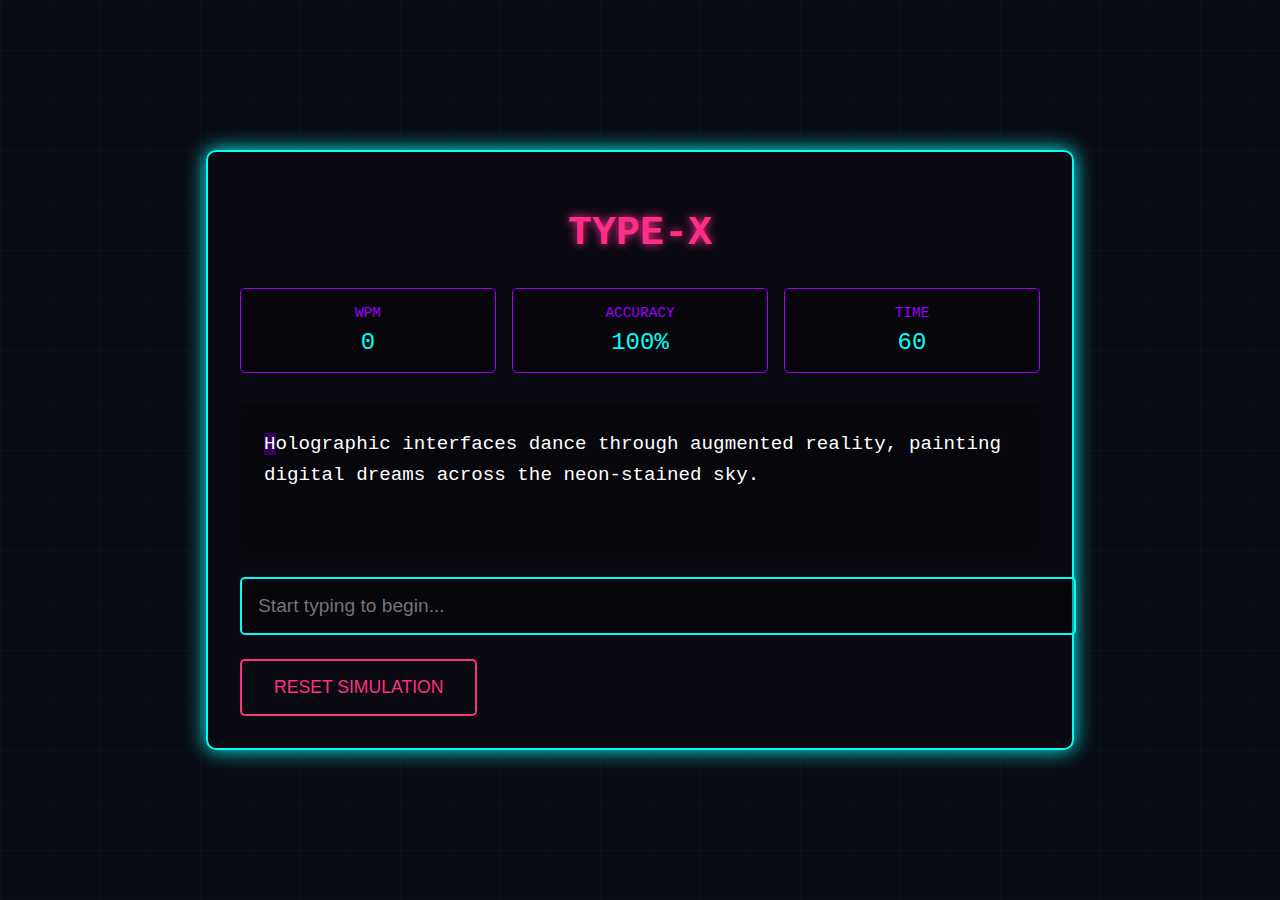
<file: Typing Speed Tester/index.html>
<!DOCTYPE html>
<html lang="en">
<head>
    <meta name="viewport" content="width=device-width, initial-scale=1.0">
    <meta charset="utf-8">
    <meta name="description" content="Quantum Type-X 2050: A futuristic typing game that challenges your speed and accuracy in a neon-lit, cyberpunk world.">
    <title>Type-X: A Futuristic Typing Game</title>
   <link rel="stylesheet" href="style.css">
</head>
<body>
    <div class="grid-bg"></div>
    <div class="hologram"></div>
    <div class="container">
        <h1>TYPE-X</h1>
        
        <div class="stats">
            <div class="stat-box">
                <div class="stat-label">WPM</div>
                <div class="stat-value" id="wpm">0</div>
            </div>
            <div class="stat-box">
                <div class="stat-label">ACCURACY</div>
                <div class="stat-value" id="accuracy">100%</div>
            </div>
            <div class="stat-box">
                <div class="stat-label">TIME</div>
                <div class="stat-value" id="time">60</div>
            </div>
        </div>

        <div id="text-display"></div>
        <input type="text" id="input-field" placeholder="Start typing to begin..." autocomplete="off">
        <button id="restart-btn">RESET SIMULATION</button>
    </div>

    <script src="script.js"> </script>
</body>
</html>
</file>
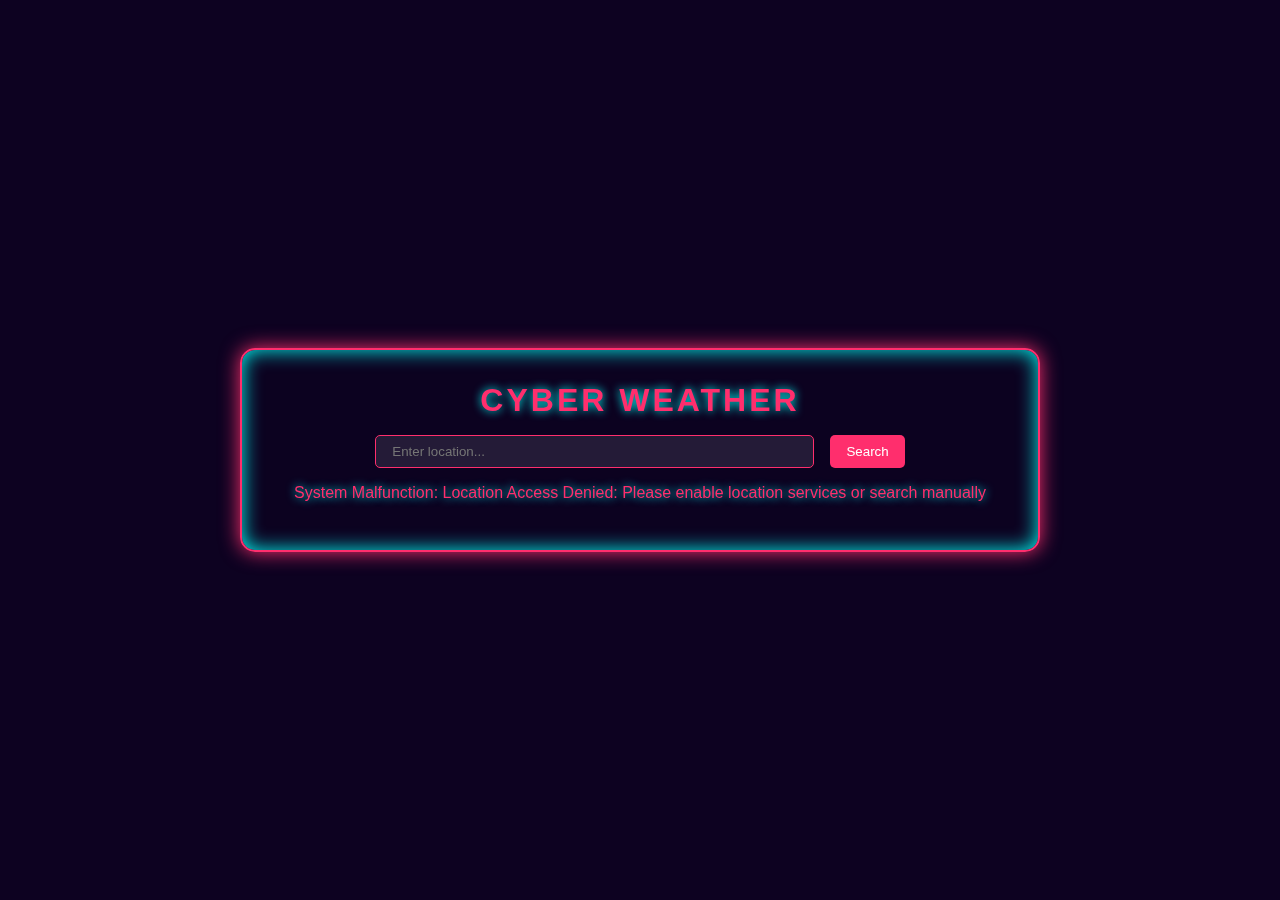
<file: Weather/project/index.html>
<!DOCTYPE html>
<html lang="en">
<head>
    <meta charset="UTF-8">
    <meta name="viewport" content="width=device-width, initial-scale=1.0">
    <meta name="description" content="A cyberpunk-themed weather application providing current weather conditions, 24-hour forecast, 5-day forecast, and air quality information.">
    <title>Cyberpunk Weather</title>
    <link rel="stylesheet" href="styles.css">
</head>
<body>
    <div class="container">
        <h1>Cyber Weather</h1>
        <div class="search-box">
            <input type="text" id="location-input" placeholder="Enter location..." class="search-input">
            <button onclick="searchLocation()" class="search-btn">Search</button>
        </div>
        <div id="weather-display">
            <div class="loading">Initializing systems...</div>
        </div>
        <div id="forecast-display" class="hidden">
            <div class="section-title">24-Hour Forecast</div>
            <div class="hourly-forecast" id="hourly-forecast"></div>
            
            <div class="section-title">5-Day Forecast</div>
            <div class="daily-forecast" id="daily-forecast"></div>
            
            <div class="section-title">Air Quality</div>
            <div class="extra-info" id="extra-info"></div>
        </div>
    </div>
    <script src="config.js"></script>
    <script src="weatherService.js"></script>
    <script src="uiService.js"></script>
    <script src="app.js"></script>
</body>
</html>
</file>
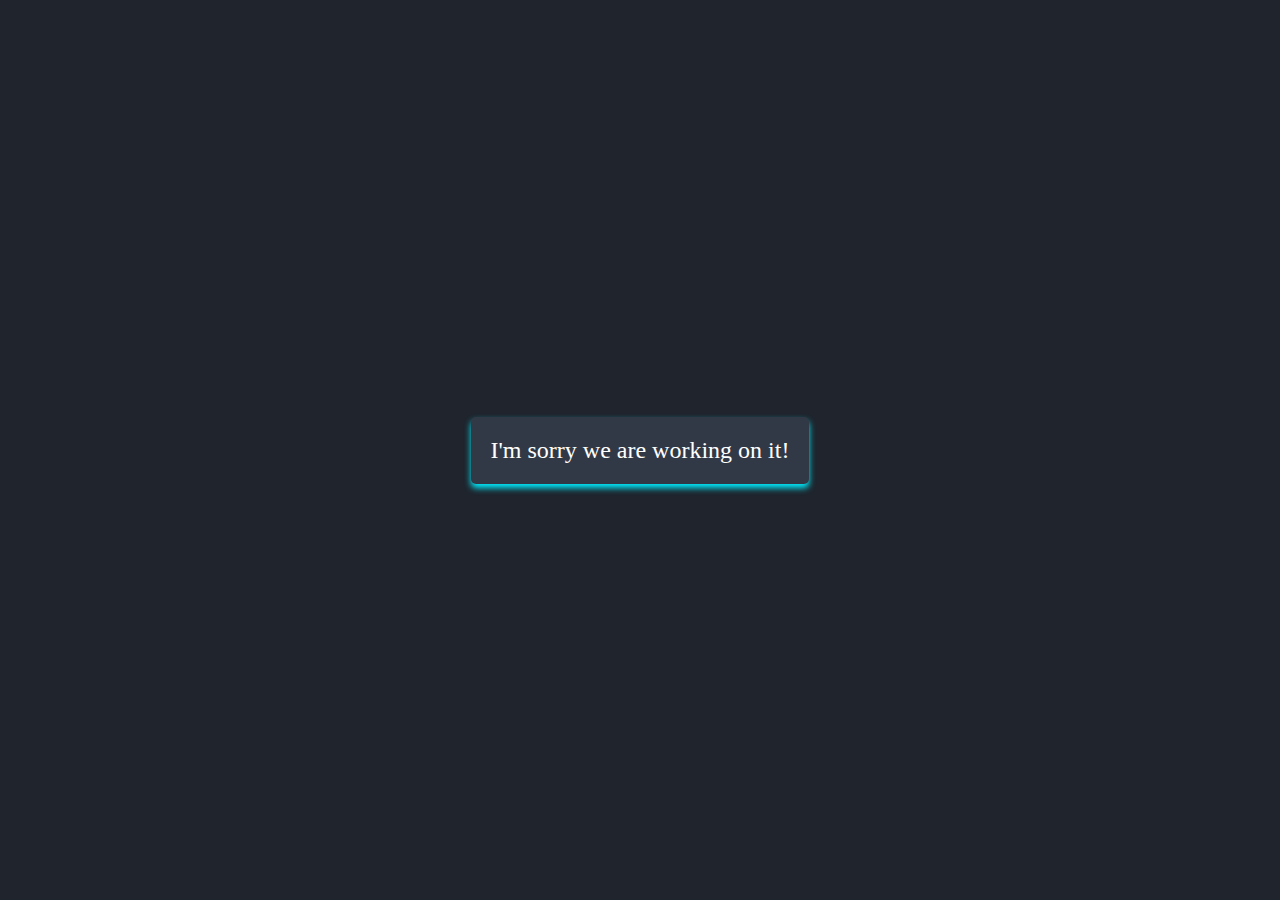
<file: CV.html>
<!DOCTYPE html>
<html lang="en">
<head>
                              <meta charset="UTF-8">
                              <meta name="viewport" content="width=device-width, initial-scale=1.0">
                              <title>Intoduction of Web Development</title>
                 
                              <link rel="shortcut icon" href="logo.jpg" type="image/x-icon">
                              <style>
                                                            :root {
  --bg-color: #1f242d;
  --second-bg-color: #323946;
  --text-color: #fff;
  --main-color: #0ef;
}
                                                        
body, h1 {
                              margin: 0;
                              padding: 0;
                          }
                          
                          /* Center the content */
                          body {
                              display: flex;
                              justify-content: center;
                              align-items: center;
                              min-height: 100vh;
                              background-color: var(--bg-color);
                          }
                          
                          /* Style the header */
                         a{
                              text-decoration: none;
                              font-size: 24px;
                              text-align: center;
                              padding: 20px;
                              background-color: var(--second-bg-color);
                              color: var(--text-color);
                              border-radius: 5px;
                              box-shadow: 0 4px 6px var(--main-color);
                              transition: all 0.3s ease-in-out;
}

/* Hover effect */
a:hover {
                              color: var(--main-color);
                              background-color:var(--bg-color);
                              cursor: pointer;
                              box-shadow: 2px 4px 6px var(--main-color);
                          }
                          
                              </style>
</head>
<body>
                              <a href="index.html">I'm sorry we are working on it!</a>
                              <!-- <h1 herf ="index.html"></h1> -->
</body>
</html>
</file>
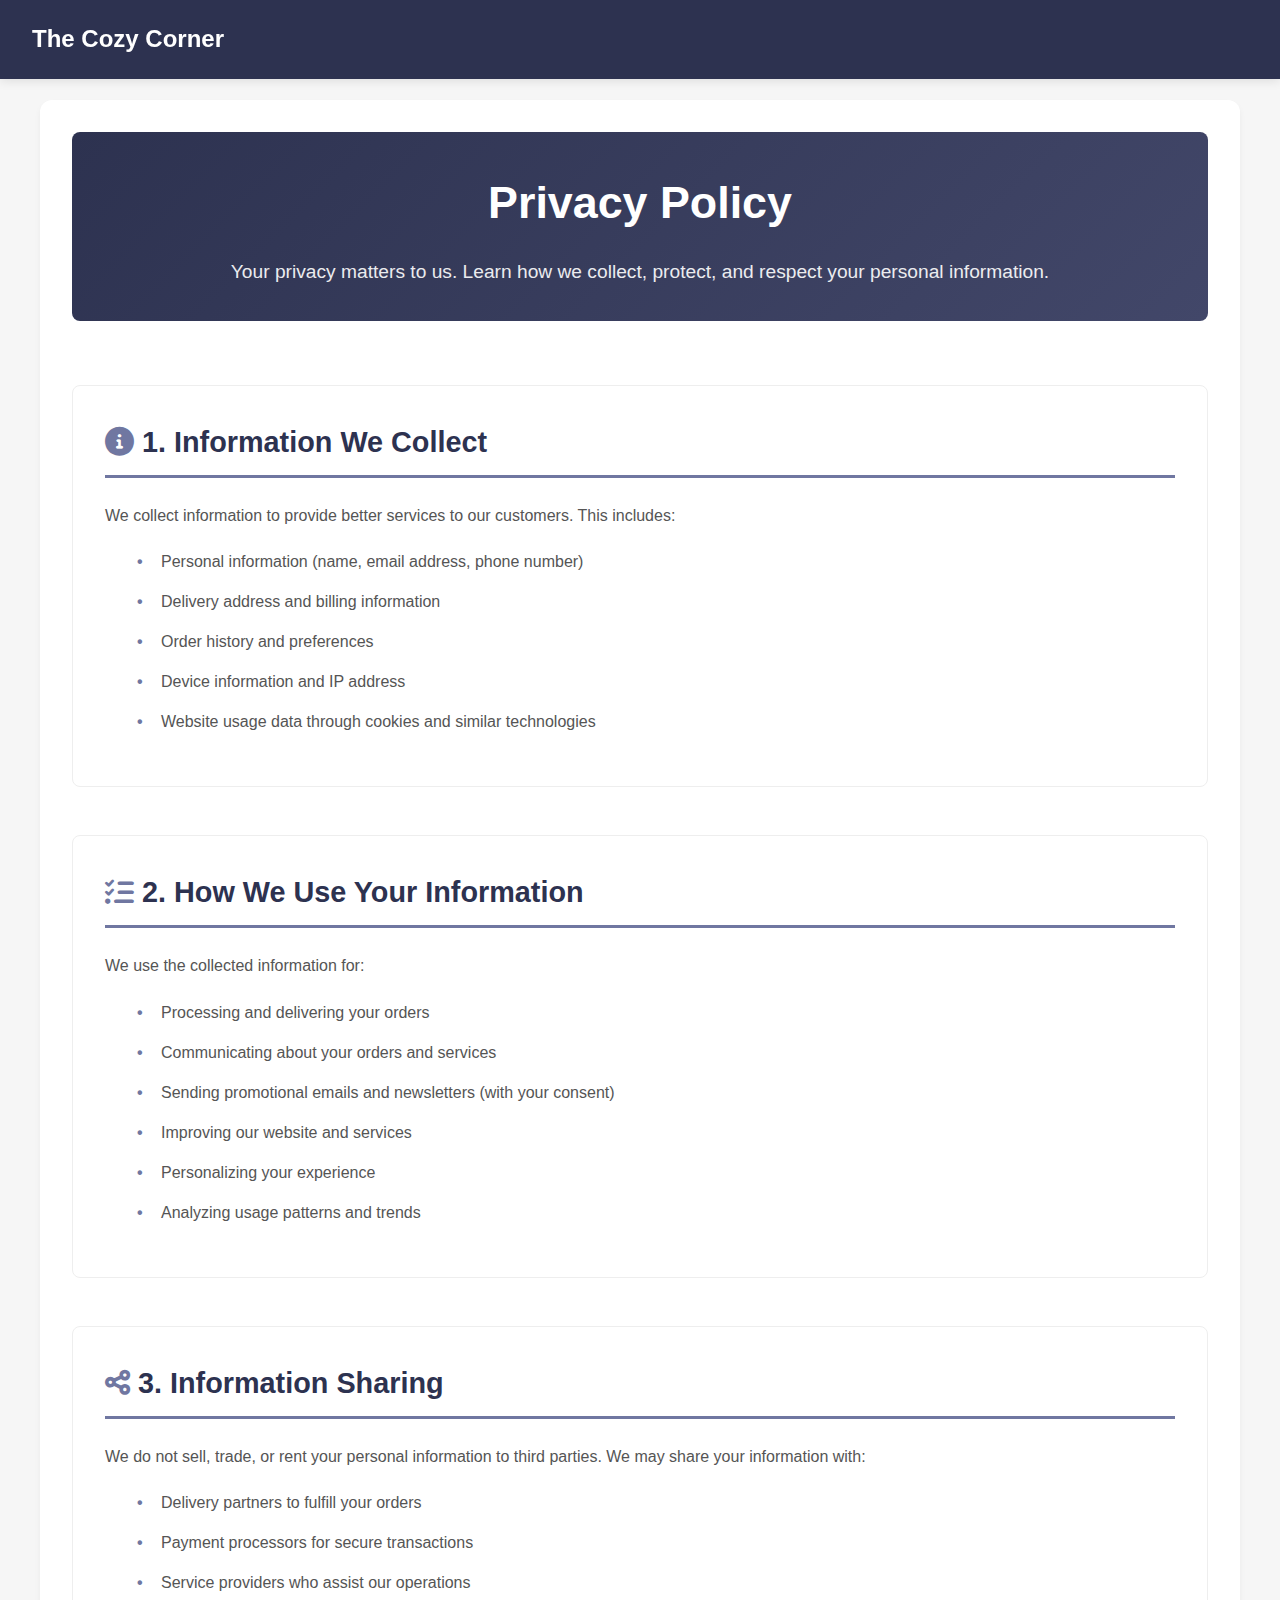
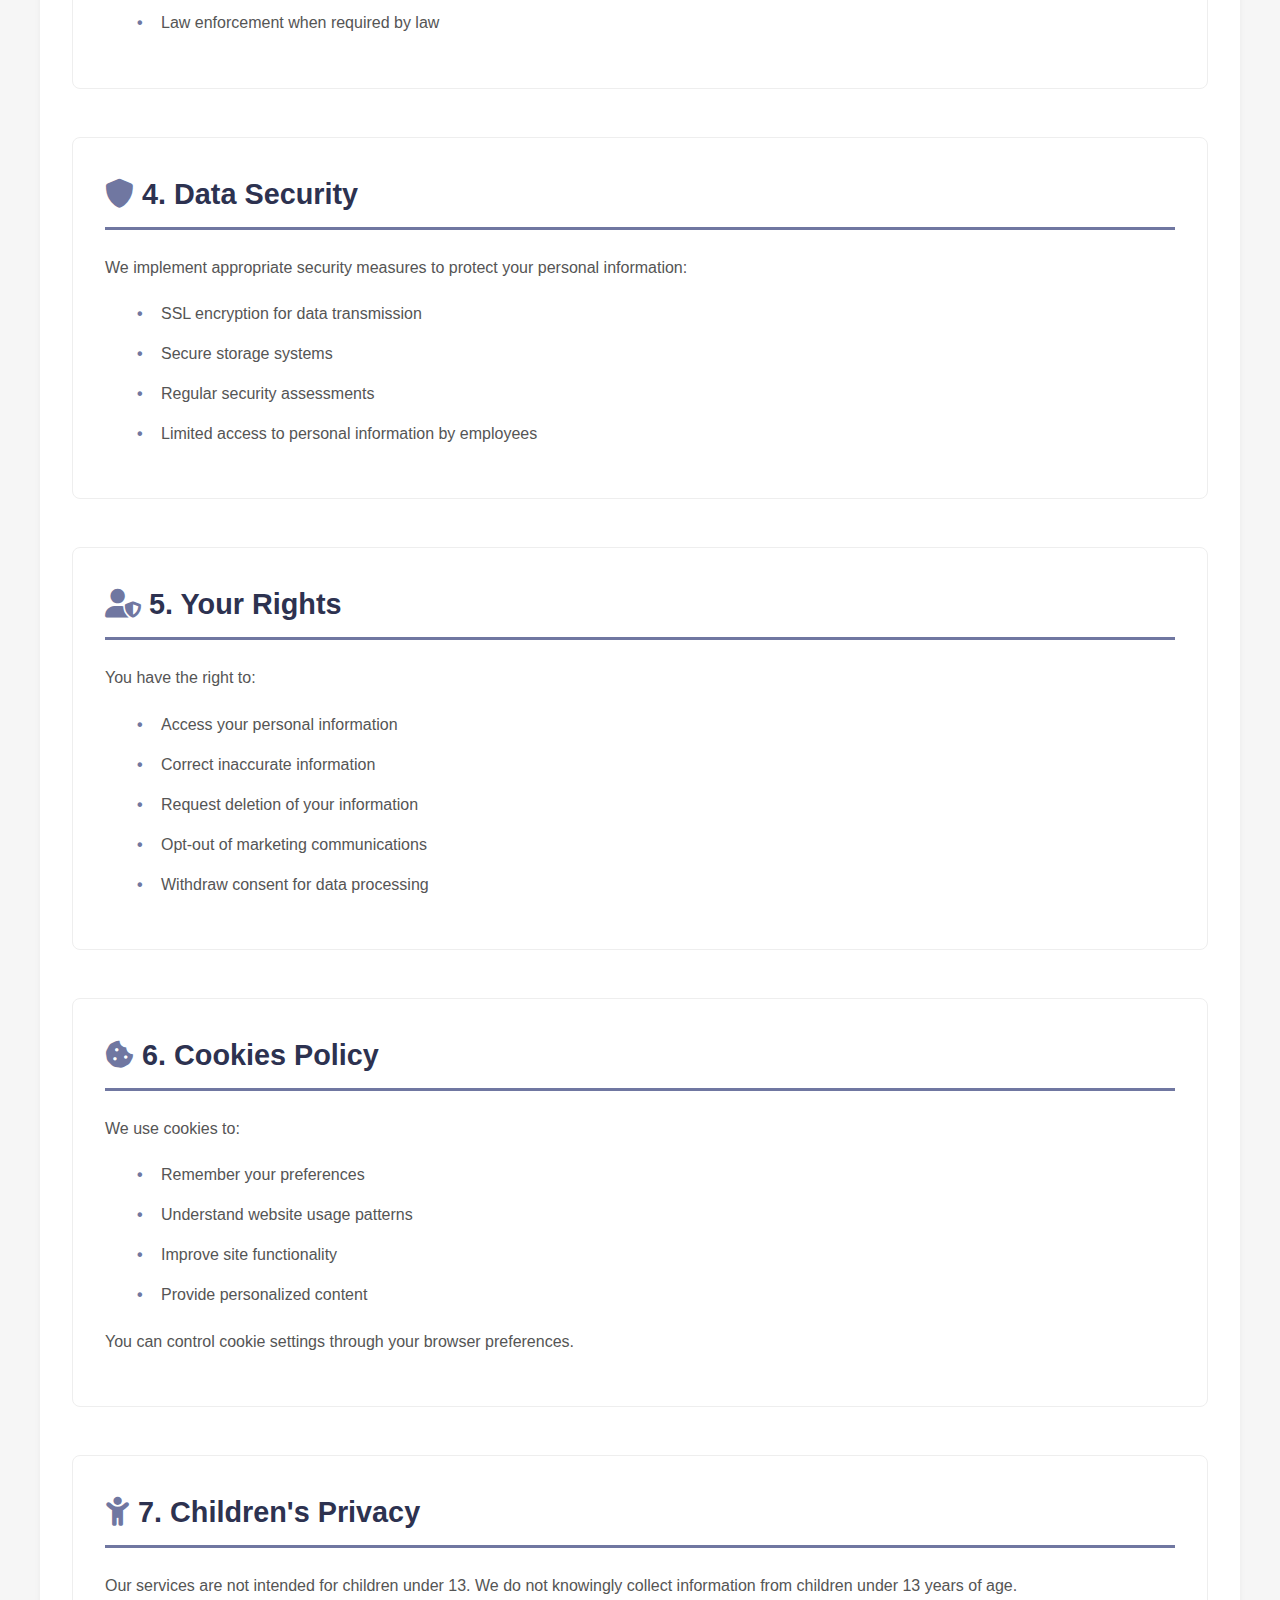
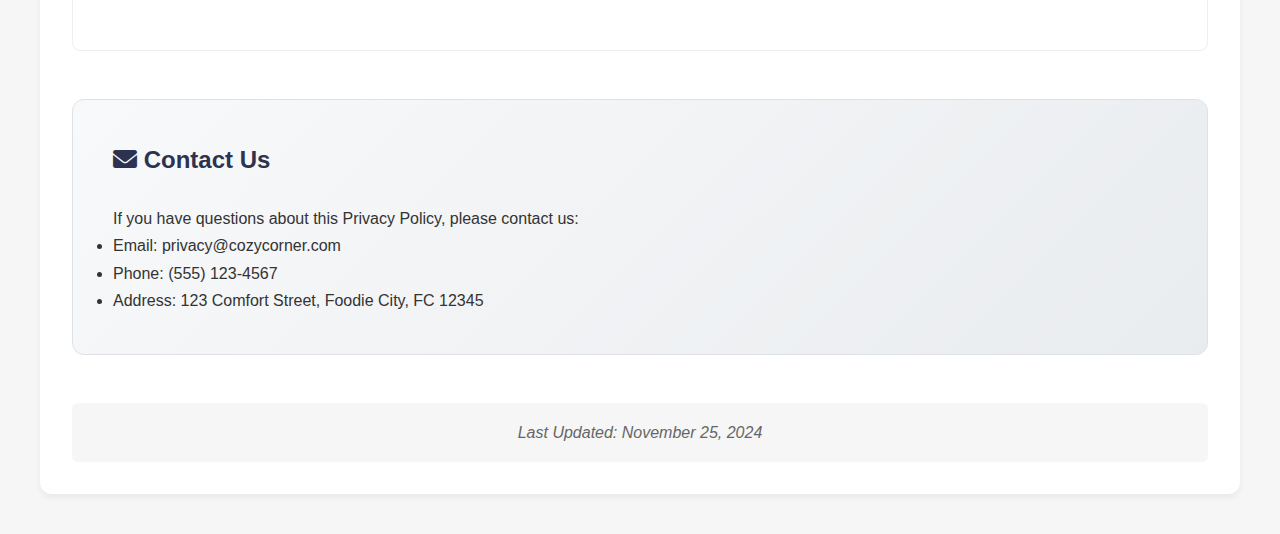
<file: Resturant/privacy.html>
<!DOCTYPE html>
<html lang="en">
<head>
    <meta charset="UTF-8">
    <meta name="viewport" content="width=device-width, initial-scale=1.0">
    <title>Privacy Policy - The Cozy Corner</title>
    <link href="https://cdnjs.cloudflare.com/ajax/libs/font-awesome/6.0.0/css/all.min.css" rel="stylesheet" />
    <style>
        :root {
            --primary-color: #2D3250;
            --secondary-color: #424769;
            --accent-color: #7077A1;
            --text-color: #333;
            --background-light: #F6F6F6;
            --transition-speed: 0.3s;
        }

        * {
            margin: 0;
            padding: 0;
            box-sizing: border-box;
        }

        body {
            font-family: 'Segoe UI', Tahoma, Geneva, Verdana, sans-serif;
            line-height: 1.7;
            color: var(--text-color);
            background-color: var(--background-light);
        }

        /* Header Styles */
        .header {
            background-color: var(--primary-color);
            color: white;
            padding: 1.2rem 2rem;
            position: fixed;
            width: 100%;
            top: 0;
            z-index: 1000;
            box-shadow: 0 2px 10px rgba(0,0,0,0.1);
        }

        .header h1 {
            font-size: 1.5rem;
        }

        .header a {
            text-decoration: none;
            color: white;
            transition: color var(--transition-speed);
        }

        .header a:hover {
            color: #f0f0f0;
        }

        /* Main Content Styles */
        .privacy-content {
            max-width: 1200px;
            margin: 100px auto 40px;
            padding: 2rem;
            background-color: white;
            border-radius: 12px;
            box-shadow: 0 4px 6px rgba(0,0,0,0.05);
        }

        .privacy-header {
            text-align: center;
            margin-bottom: 4rem;
            padding: 2rem;
            background: linear-gradient(135deg, var(--primary-color), var(--secondary-color));
            color: white;
            border-radius: 8px;
        }

        .privacy-header h1 {
            font-size: 2.8rem;
            margin-bottom: 1rem;
        }

        .privacy-header p {
            font-size: 1.2rem;
            opacity: 0.9;
        }

        .privacy-section {
            margin-bottom: 3rem;
            padding: 2rem;
            background-color: white;
            border-radius: 8px;
            transition: transform var(--transition-speed);
            border: 1px solid #eee;
        }

        .privacy-section:hover {
            transform: translateY(-2px);
            box-shadow: 0 4px 12px rgba(0,0,0,0.05);
        }

        .privacy-section h2 {
            color: var(--primary-color);
            font-size: 1.8rem;
            margin-bottom: 1.5rem;
            padding-bottom: 0.5rem;
            border-bottom: 3px solid var(--accent-color);
            display: flex;
            align-items: center;
            gap: 0.5rem;
        }

        .privacy-section h2 i {
            color: var(--accent-color);
        }

        .privacy-section h3 {
            color: var(--secondary-color);
            font-size: 1.4rem;
            margin: 1.5rem 0 1rem;
        }

        .privacy-section p {
            margin-bottom: 1.2rem;
            color: #555;
        }

        .privacy-section ul {
            margin: 1.2rem 0 1.2rem 2rem;
            list-style-type: none;
        }

        .privacy-section li {
            margin-bottom: 0.8rem;
            color: #555;
            position: relative;
            padding-left: 1.5rem;
        }

        .privacy-section li::before {
            content: "•";
            color: var(--accent-color);
            font-weight: bold;
            position: absolute;
            left: 0;
        }

        .contact-info {
            background: linear-gradient(135deg, #f8f9fa, #e9ecef);
            padding: 2.5rem;
            border-radius: 12px;
            margin-top: 3rem;
            border: 1px solid #dee2e6;
        }

        .contact-info h2 {
            color: var(--primary-color);
            border-bottom: none;
            margin-bottom: 1.5rem;
        }

        .last-updated {
            text-align: center;
            color: #666;
            margin-top: 3rem;
            font-style: italic;
            padding: 1rem;
            background-color: var(--background-light);
            border-radius: 6px;
        }

        /* Back to Top Button */
        .back-to-top {
            position: fixed;
            bottom: 2rem;
            right: 2rem;
            background-color: var(--accent-color);
            color: white;
            width: 48px;
            height: 48px;
            border-radius: 50%;
            display: flex;
            align-items: center;
            justify-content: center;
            text-decoration: none;
            transition: all var(--transition-speed);
            box-shadow: 0 2px 10px rgba(0,0,0,0.1);
            opacity: 0;
            pointer-events: none;
        }

        .back-to-top.visible {
            opacity: 1;
            pointer-events: all;
        }

        .back-to-top:hover {
            background-color: var(--primary-color);
            transform: translateY(-2px);
        }

        /* Navigation Menu */
        .privacy-nav {
            position: fixed;
            left: 2rem;
            top: 50%;
            transform: translateY(-50%);
            background-color: white;
            padding: 1rem;
            border-radius: 8px;
            box-shadow: 0 2px 10px rgba(0,0,0,0.1);
            display: none;
        }

        .privacy-nav ul {
            list-style: none;
        }

        .privacy-nav li {
            margin: 0.5rem 0;
        }

        .privacy-nav a {
            color: var(--text-color);
            text-decoration: none;
            font-size: 0.9rem;
            transition: color var(--transition-speed);
        }

        .privacy-nav a:hover {
            color: var(--accent-color);
        }

        @media (min-width: 1400px) {
            .privacy-nav {
                display: block;
            }
        }

        @media (max-width: 768px) {
            .privacy-content {
                padding: 1rem;
                margin-top: 80px;
            }

            .privacy-header {
                padding: 1.5rem;
            }

            .privacy-header h1 {
                font-size: 2rem;
            }

            .privacy-section {
                padding: 1.5rem;
            }

            .privacy-section h2 {
                font-size: 1.5rem;
            }
        }
    </style>
</head>
<body>
    <header class="header">
        <h1><a href="index.html">The Cozy Corner</a></h1>
    </header>

    <nav class="privacy-nav">
        <ul>
            <li><a href="#information">Information We Collect</a></li>
            <li><a href="#usage">How We Use Information</a></li>
            <li><a href="#sharing">Information Sharing</a></li>
            <li><a href="#security">Data Security</a></li>
            <li><a href="#rights">Your Rights</a></li>
            <li><a href="#cookies">Cookies Policy</a></li>
            <li><a href="#children">Children's Privacy</a></li>
            <li><a href="#contact">Contact Us</a></li>
        </ul>
    </nav>

    <main class="privacy-content">
        <div class="privacy-header">
            <h1>Privacy Policy</h1>
            <p>Your privacy matters to us. Learn how we collect, protect, and respect your personal information.</p>
        </div>

        <div id="information" class="privacy-section">
            <h2><i class="fas fa-info-circle"></i> 1. Information We Collect</h2>
            <p>We collect information to provide better services to our customers. This includes:</p>
            <ul>
                <li>Personal information (name, email address, phone number)</li>
                <li>Delivery address and billing information</li>
                <li>Order history and preferences</li>
                <li>Device information and IP address</li>
                <li>Website usage data through cookies and similar technologies</li>
            </ul>
        </div>

        <div id="usage" class="privacy-section">
            <h2><i class="fas fa-tasks"></i> 2. How We Use Your Information</h2>
            <p>We use the collected information for:</p>
            <ul>
                <li>Processing and delivering your orders</li>
                <li>Communicating about your orders and services</li>
                <li>Sending promotional emails and newsletters (with your consent)</li>
                <li>Improving our website and services</li>
                <li>Personalizing your experience</li>
                <li>Analyzing usage patterns and trends</li>
            </ul>
        </div>

        <div id="sharing" class="privacy-section">
            <h2><i class="fas fa-share-alt"></i> 3. Information Sharing</h2>
            <p>We do not sell, trade, or rent your personal information to third parties. We may share your information with:</p>
            <ul>
                <li>Delivery partners to fulfill your orders</li>
                <li>Payment processors for secure transactions</li>
                <li>Service providers who assist our operations</li>
                <li>Law enforcement when required by law</li>
            </ul>
        </div>

        <div id="security" class="privacy-section">
            <h2><i class="fas fa-shield-alt"></i> 4. Data Security</h2>
            <p>We implement appropriate security measures to protect your personal information:</p>
            <ul>
                <li>SSL encryption for data transmission</li>
                <li>Secure storage systems</li>
                <li>Regular security assessments</li>
                <li>Limited access to personal information by employees</li>
            </ul>
        </div>

        <div id="rights" class="privacy-section">
            <h2><i class="fas fa-user-shield"></i> 5. Your Rights</h2>
            <p>You have the right to:</p>
            <ul>
                <li>Access your personal information</li>
                <li>Correct inaccurate information</li>
                <li>Request deletion of your information</li>
                <li>Opt-out of marketing communications</li>
                <li>Withdraw consent for data processing</li>
            </ul>
        </div>

        <div id="cookies" class="privacy-section">
            <h2><i class="fas fa-cookie-bite"></i> 6. Cookies Policy</h2>
            <p>We use cookies to:</p>
            <ul>
                <li>Remember your preferences</li>
                <li>Understand website usage patterns</li>
                <li>Improve site functionality</li>
                <li>Provide personalized content</li>
            </ul>
            <p>You can control cookie settings through your browser preferences.</p>
        </div>

        <div id="children" class="privacy-section">
            <h2><i class="fas fa-child"></i> 7. Children's Privacy</h2>
            <p>Our services are not intended for children under 13. We do not knowingly collect information from children under 13 years of age.</p>
        </div>

        <div id="contact" class="contact-info">
            <h2><i class="fas fa-envelope"></i> Contact Us</h2>
            <p>If you have questions about this Privacy Policy, please contact us:</p>
            <ul>
                <li>Email: privacy@cozycorner.com</li>
                <li>Phone: (555) 123-4567</li>
                <li>Address: 123 Comfort Street, Foodie City, FC 12345</li>
            </ul>
        </div>

        <p class="last-updated">Last Updated: November 25, 2024</p>
    </main>

    <a href="#" class="back-to-top">
        <i class="fas fa-arrow-up"></i>
    </a>

    <script>
        // Show/hide back to top button based on scroll position
        window.onscroll = function() {
            const backToTop = document.querySelector('.back-to-top');
            if (document.body.scrollTop > 20 || document.documentElement.scrollTop > 20) {
                backToTop.classList.add('visible');
            } else {
                backToTop.classList.remove('visible');
            }
        };

        // Smooth scroll for anchor links
        document.querySelectorAll('a[href^="#"]').forEach(anchor => {
            anchor.addEventListener('click', function (e) {
                e.preventDefault();
                const href = this.getAttribute('href');
                if (href === '#') {
                    window.scrollTo({
                        top: 0,
                        behavior: 'smooth'
                    });
                } else {
                    document.querySelector(href).scrollIntoView({
                        behavior: 'smooth'
                    });
                }
            });
        });
    </script>
</body>
</html>
</file>
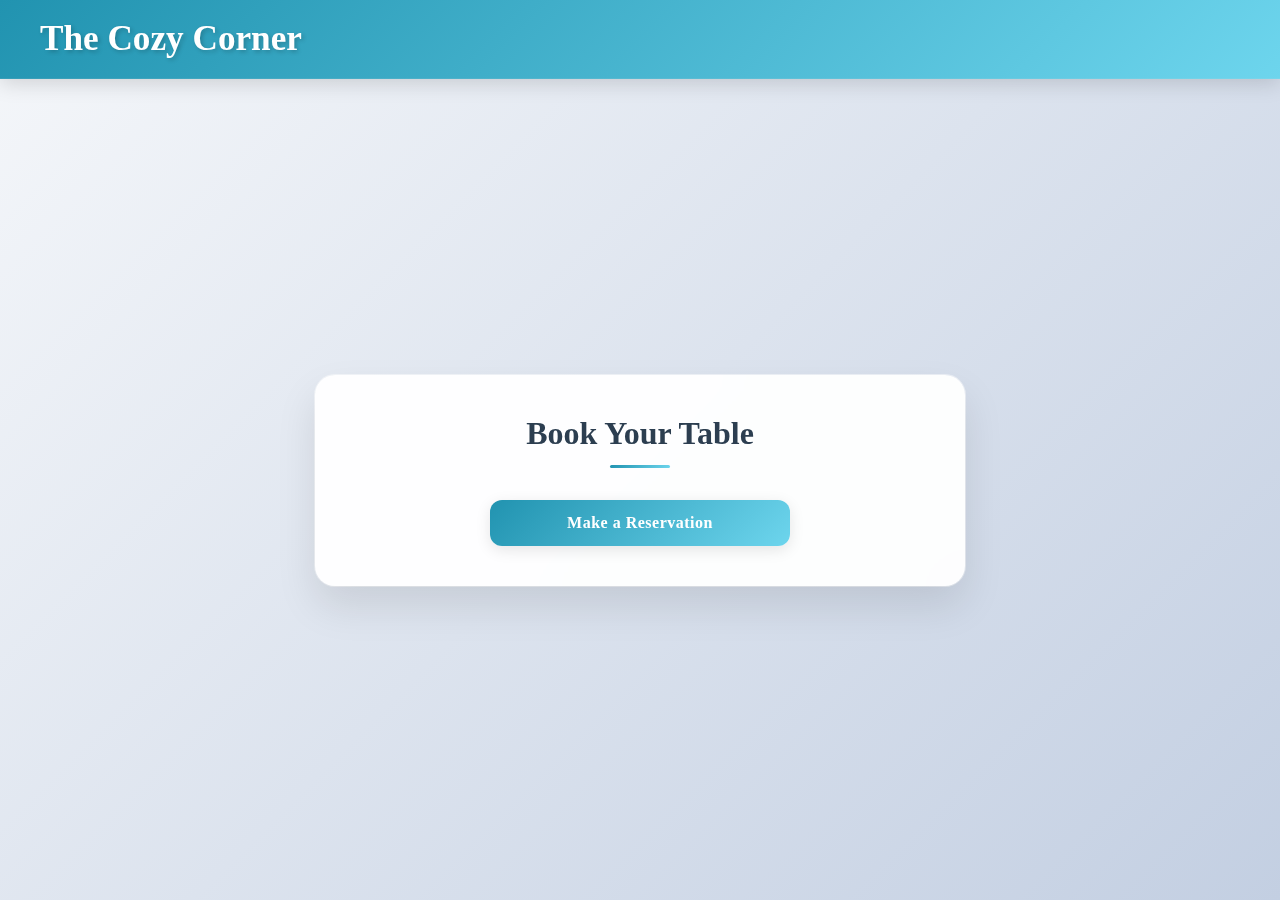
<file: Resturant/reserve.html>
<!DOCTYPE html>
<html lang="en">
<head>
    <meta charset="UTF-8">
    <meta name="viewport" content="width=device-width, initial-scale=1.0">
    <title>The Cozy Corner - Restaurant Reservation</title>
    <style>
        * {
    margin: 0;
    padding: 0;
    box-sizing: border-box;
    font-family: 'Playfair Display', Georgia, serif;
}

:root {
    --primary-gradient: linear-gradient(135deg, #2193b0 0%, #6dd5ed 100%);
    --secondary-gradient: linear-gradient(135deg, #FF416C 0%, #FF4B2B 100%);
    --text-primary: #2c3e50;
    --text-secondary: #34495e;
    --transition-bezier: cubic-bezier(0.4, 0, 0.2, 1);
}

body {
    min-height: 100vh;
    background: linear-gradient(135deg, #f5f7fa 0%, #c3cfe2 100%);
    perspective: 1000px;
}

.header {
    background: var(--primary-gradient);
    color: white;
    padding: 1.2rem 2.5rem;
    box-shadow: 0 4px 20px rgba(0, 0, 0, 0.15);
    position: fixed;
    width: 100%;
    top: 0;
    z-index: 100;
    -webkit-backdrop-filter: blur(10px);
    backdrop-filter: blur(10px);
    border-bottom: 1px solid rgba(255, 255, 255, 0.1);
}

.header h1 a {
    color: white;
    text-decoration: none;
    font-size: 2.2rem;
    font-weight: 700;
    text-shadow: 2px 2px 4px rgba(0, 0, 0, 0.2);
    transition: all 0.4s var(--transition-bezier);
    position: relative;
    display: inline-block;
}

.header h1 a::after {
    content: '';
    position: absolute;
    bottom: -5px;
    left: 0;
    width: 0;
    height: 2px;
    background: #ffd700;
    transition: width 0.3s var(--transition-bezier);
}

.header h1 a:hover {
    color: #ffd700;
    transform: translateY(-2px);
}

.header h1 a:hover::after {
    width: 100%;
}

.main-content {
    display: flex;
    flex-direction: column;
    align-items: center;
    justify-content: center;
    min-height: 100vh;
    padding: 100px 20px 40px;
    position: relative;
}

.reservation-card {
    background: rgba(255, 255, 255, 0.95);
    padding: 2.5rem;
    border-radius: 20px;
    box-shadow: 0 20px 40px rgba(0, 0, 0, 0.1),
                0 0 0 1px rgba(255, 255, 255, 0.5);
    max-width: 650px;
    width: 100%;
    margin: 2rem auto;
    transform-style: preserve-3d;
    transition: transform 0.5s var(--transition-bezier);
    -webkit-backdrop-filter: blur(20px);
    backdrop-filter: blur(20px);
}

.reservation-card:hover {
    transform: translateY(-10px) rotateX(5deg);
}

.reservation-card h2 {
    color: var(--text-primary);
    margin-bottom: 2rem;
    text-align: center;
    font-size: 2rem;
    font-weight: 700;
    position: relative;
    padding-bottom: 1rem;
}

.reservation-card h2::after {
    content: '';
    position: absolute;
    bottom: 0;
    left: 50%;
    transform: translateX(-50%);
    width: 60px;
    height: 3px;
    background: var(--primary-gradient);
    border-radius: 3px;
}

.button {
    padding: 14px 28px;
    border-radius: 12px;
    font-size: 16px;
    cursor: pointer;
    border: none;
    transition: all 0.4s var(--transition-bezier);
    box-shadow: 0 4px 15px rgba(0, 0, 0, 0.1);
    width: 100%;
    max-width: 300px;
    margin: 0 auto;
    display: block;
    position: relative;
    overflow: hidden;
}

.button::before {
    content: '';
    position: absolute;
    top: 0;
    left: 0;
    width: 100%;
    height: 100%;
    background: linear-gradient(45deg, rgba(255,255,255,0.1) 0%, rgba(255,255,255,0.2) 100%);
    transform: translateX(-100%) rotate(45deg);
    transition: transform 0.6s var(--transition-bezier);
}

.primary {
    background: var(--primary-gradient);
    color: white;
    font-weight: 600;
    letter-spacing: 0.5px;
}

.primary:hover {
    transform: translateY(-3px);
    box-shadow: 0 8px 25px rgba(33, 147, 176, 0.3);
}

.primary:hover::before {
    transform: translateX(100%) rotate(45deg);
}

.modal {
    display: none;
    position: fixed;
    top: 0;
    left: 0;
    width: 100%;
    height: 100%;
    background-color: rgba(0,0,0,0.5);
    backdrop-filter: blur(8px);
    z-index: 1000;
    opacity: 0;
    transition: opacity 0.4s var(--transition-bezier);
}

.modal.show {
    opacity: 1;
}

.modal-content {
    background: rgba(255, 255, 255, 0.95);
    margin: 5% auto;
    padding: 2.5rem;
    border-radius: 20px;
    width: 90%;
    max-width: 550px;
    box-shadow: 0 25px 50px rgba(0,0,0,0.2);
    transform: translateY(-30px) scale(0.95);
    opacity: 0;
    transition: all 0.5s var(--transition-bezier);
    backdrop-filter: blur(20px);
    border: 1px solid rgba(255, 255, 255, 0.2);
}

.modal.show .modal-content {
    transform: translateY(0) scale(1);
    opacity: 1;
}

.form-group {
    margin-bottom: 1.8rem;
    position: relative;
}

.form-group label {
    display: block;
    margin-bottom: 0.8rem;
    color: var(--text-secondary);
    font-weight: 500;
    font-size: 1rem;
    transition: color 0.3s ease;
}

.form-group input,
.form-group select {
    width: 100%;
    padding: 14px;
    border: 2px solid #e1e1e1;
    border-radius: 12px;
    font-size: 16px;
    transition: all 0.3s var(--transition-bezier);
    background-color: rgba(248, 249, 250, 0.8);
}

.form-group input:focus,
.form-group select:focus {
    outline: none;
    border-color: #2193b0;
    box-shadow: 0 0 0 4px rgba(33, 147, 176, 0.1);
    background-color: white;
}

.form-group input:focus + label,
.form-group select:focus + label {
    color: #2193b0;
}

.success-message {
    position: fixed;
    top: 100px;
    right: 30px;
    background: linear-gradient(135deg, #00b09b 0%, #96c93d 100%);
    color: white;
    padding: 1.2rem 2.5rem;
    border-radius: 12px;
    box-shadow: 0 8px 20px rgba(0,0,0,0.15);
    transform: translateX(120%);
    transition: transform 0.5s var(--transition-bezier);
    z-index: 1001;
    backdrop-filter: blur(10px);
    border: 1px solid rgba(255, 255, 255, 0.2);
}

.success-message.show {
    transform: translateX(0) scale(1);
    animation: bounce 0.5s var(--transition-bezier);
}

@keyframes bounce {
    0%, 100% { transform: translateX(0) scale(1); }
    50% { transform: translateX(0) scale(1.05); }
}

@media (max-width: 768px) {
    .header h1 a {
        font-size: 1.8rem;
    }

    .modal-content {
        margin: 15% auto;
        padding: 2rem;
    }

    .reservation-card {
        padding: 2rem;
        margin: 1.5rem;
    }

    .success-message {
        right: 20px;
        left: 20px;
        text-align: center;
    }
}

@media (prefers-reduced-motion: reduce) {
    * {
        animation-duration: 0.01ms !important;
        animation-iteration-count: 1 !important;
        transition-duration: 0.01ms !important;
        scroll-behavior: auto !important;
    }
}
    </style>
</head>
<body>
    <header class="header">
        <h1><a href="./index.html">The Cozy Corner</a></h1>
    </header>

    <main class="main-content">
        <div class="reservation-card">
            <h2>Book Your Table</h2>
            <button class="button primary" onclick="makeReservation()">
                Make a Reservation
            </button>
        </div>
    </main>

    <div id="reservationModal" class="modal">
        <div class="modal-content">
            <div class="modal-header">
                <h2>Make a Reservation</h2>
                <span class="close" onclick="closeModal()">&times;</span>
            </div>
            <form id="reservationForm" onsubmit="submitReservation(event)">
                <div class="form-group">
                    <label for="name">Full Name</label>
                    <input 
                        type="text" 
                        id="name" 
                        required 
                        pattern="^[a-zA-Z\s]{2,}$"
                        oninvalid="this.nextElementSibling.style.display='block'"
                        oninput="this.nextElementSibling.style.display='none'"
                    >
                    <div class="error-message">Please enter a valid name (minimum 2 characters, letters only)</div>
                </div>
                <div class="form-group">
                    <label for="email">Email Address</label>
                    <input 
                        type="email" 
                        id="email" 
                        required
                        oninvalid="this.nextElementSibling.style.display='block'"
                        oninput="this.nextElementSibling.style.display='none'"
                    >
                    <div class="error-message">Please enter a valid email address</div>
                </div>
                <div class="form-group">
                    <label for="date">Preferred Date</label>
                    <input 
                        type="date" 
                        id="date" 
                        required
                        min=""
                    >
                </div>
                <div class="form-group">
                    <label for="time">Preferred Time</label>
                    <input 
                        type="time" 
                        id="time" 
                        required
                        min="11:00"
                        max="22:00"
                    >
                    <div class="error-message">Restaurant hours are 11:00 AM to 10:00 PM</div>
                </div>
                <div class="form-group">
                    <label for="guests">Number of Guests</label>
                    <select id="guests" required>
                        <option value="" disabled selected>Select number of guests</option>
                        <option value="1">1 Person</option>
                        <option value="2">2 People</option>
                        <option value="3">3 People</option>
                        <option value="4">4 People</option>
                        <option value="5">5 People</option>
                        <option value="6">6 People</option>
                    </select>
                </div>
                <div class="form-group">
                    <label for="special">Special Requests (Optional)</label>
                    <input type="text" id="special" placeholder="Any dietary restrictions or special occasions?">
                </div>
                <button type="submit" class="button primary">Confirm Reservation</button>
            </form>
        </div>
    </div>

    <div id="successMessage" class="success-message">
        Reservation confirmed successfully!
    </div>

    <script>
        // Set minimum date to today
        const dateInput = document.getElementById('date');
        const today = new Date().toISOString().split('T')[0];
        dateInput.min = today;

        function makeReservation() {
            const modal = document.getElementById('reservationModal');
            modal.style.display = 'block';
            // Trigger reflow
            modal.offsetHeight;
            modal.classList.add('show');
        }

        function closeModal() {
            const modal = document.getElementById('reservationModal');
            modal.classList.remove('show');
            setTimeout(() => {
                modal.style.display = 'none';
                document.getElementById('reservationForm').reset();
                // Reset error messages
                document.querySelectorAll('.error-message').forEach(err => {
                    err.style.display = 'none';
                });
            }, 300);
        }

        function submitReservation(event) {
            event.preventDefault();
            
            // Validate time
            const timeInput = document.getElementById('time');
            const time = timeInput.value;
            if (time < '11:00' || time > '22:00') {
                timeInput.nextElementSibling.style.display = 'block';
                return;
            }

            // Get form values
            const formData = {
                name: document.getElementById('name').value,
                email: document.getElementById('email').value,
                date: document.getElementById('date').value,
                time: time,
                guests: document.getElementById('guests').value,
                special: document.getElementById('special').value
            };

            // Here you would typically send this data to your server
            console.log('Reservation Details:', formData);

            // Show success message
            closeModal();
            const successMessage = document.getElementById('successMessage');
            successMessage.classList.add('show');
            setTimeout(() => {
                successMessage.classList.remove('show');
            }, 3000);
        }

        // Close modal when clicking outside
        window.onclick = function(event) {
            const modal = document.getElementById('reservationModal');
            if (event.target == modal) {
                closeModal();
            }
        }
    </script>
</body>
</html>
</file>
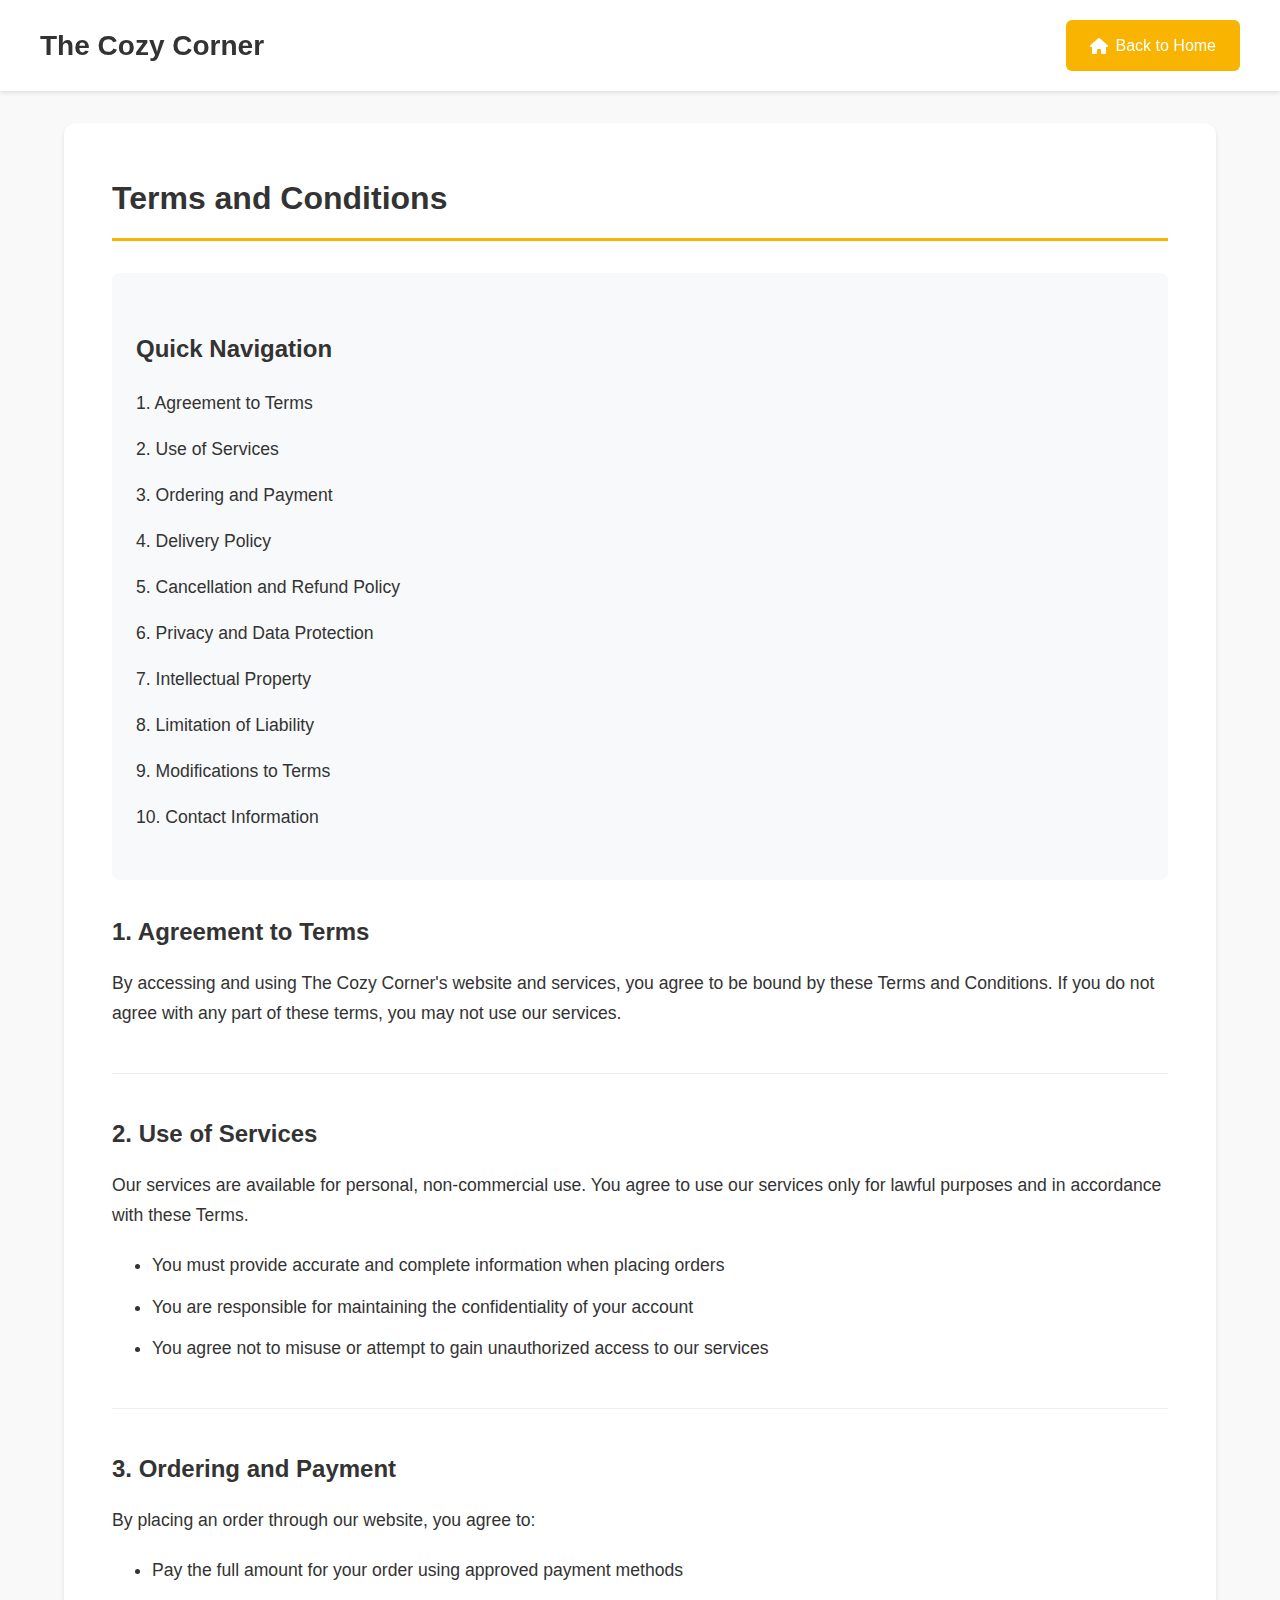
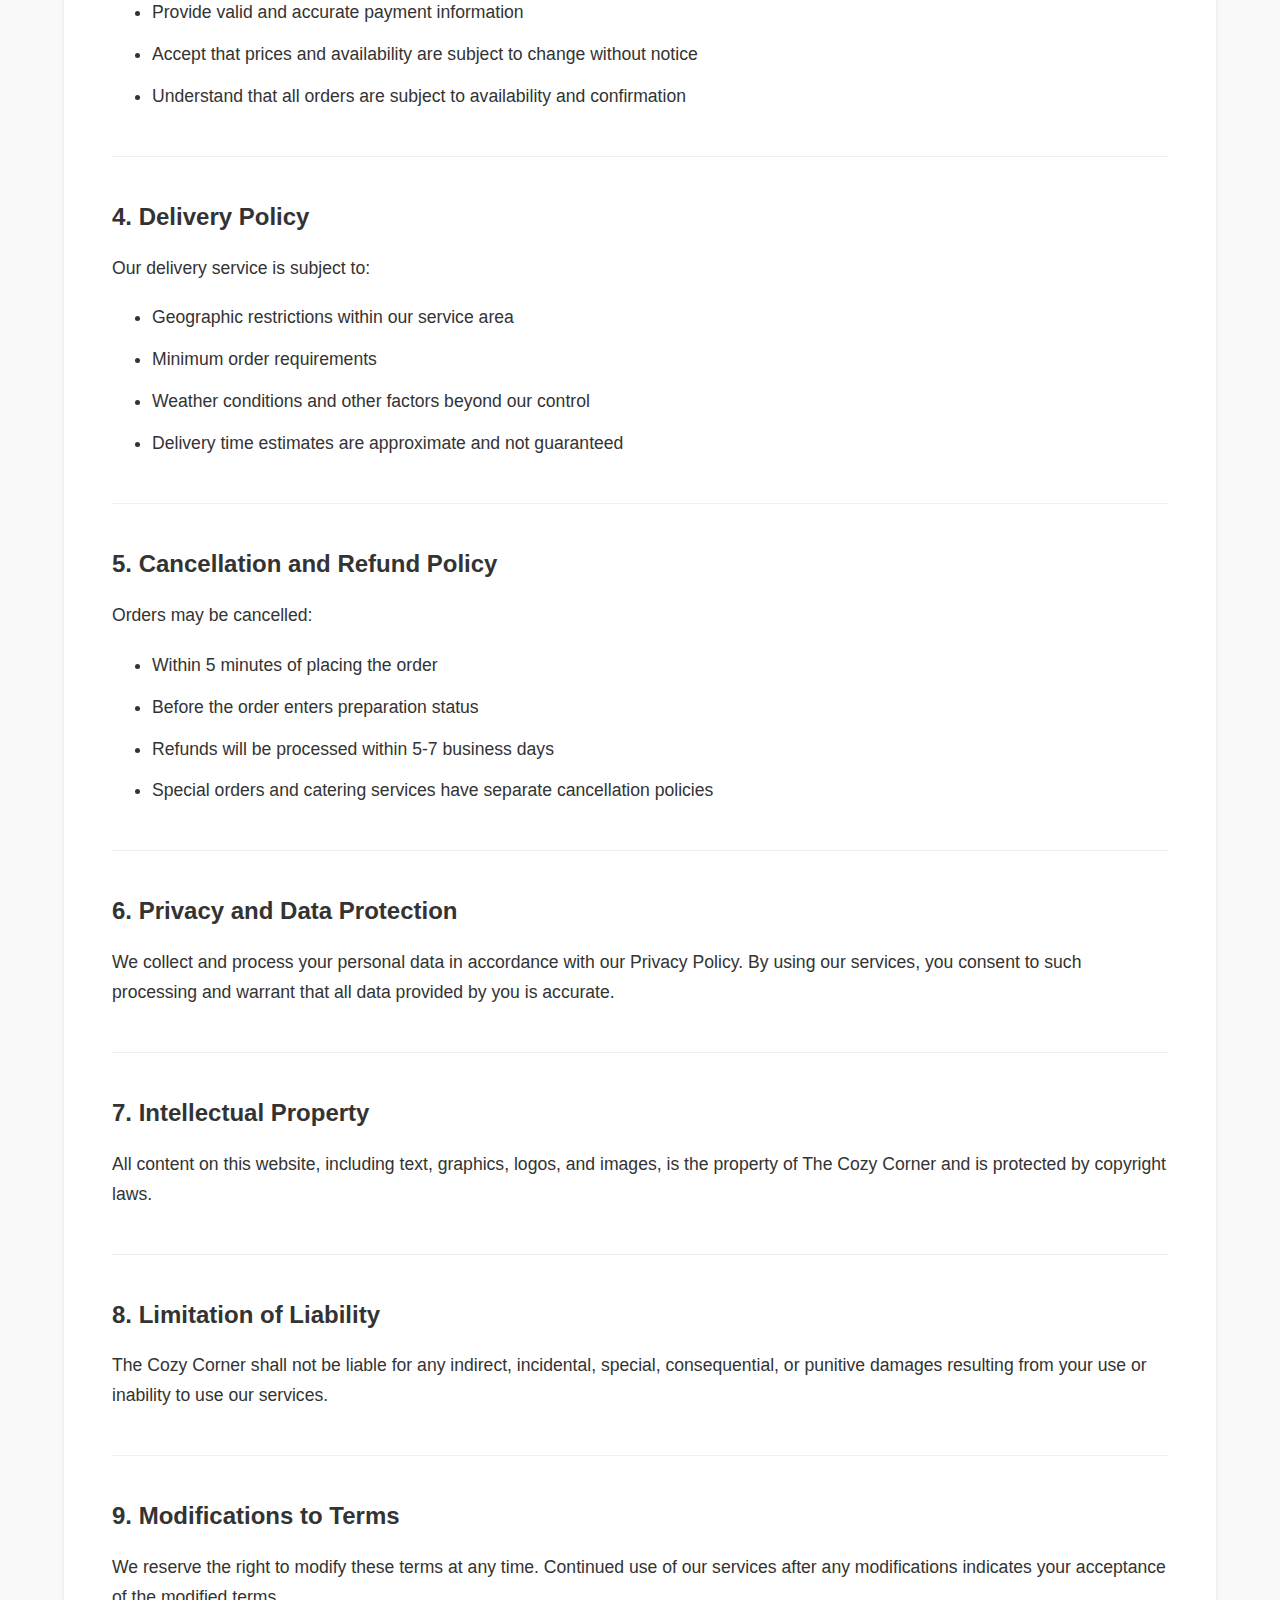
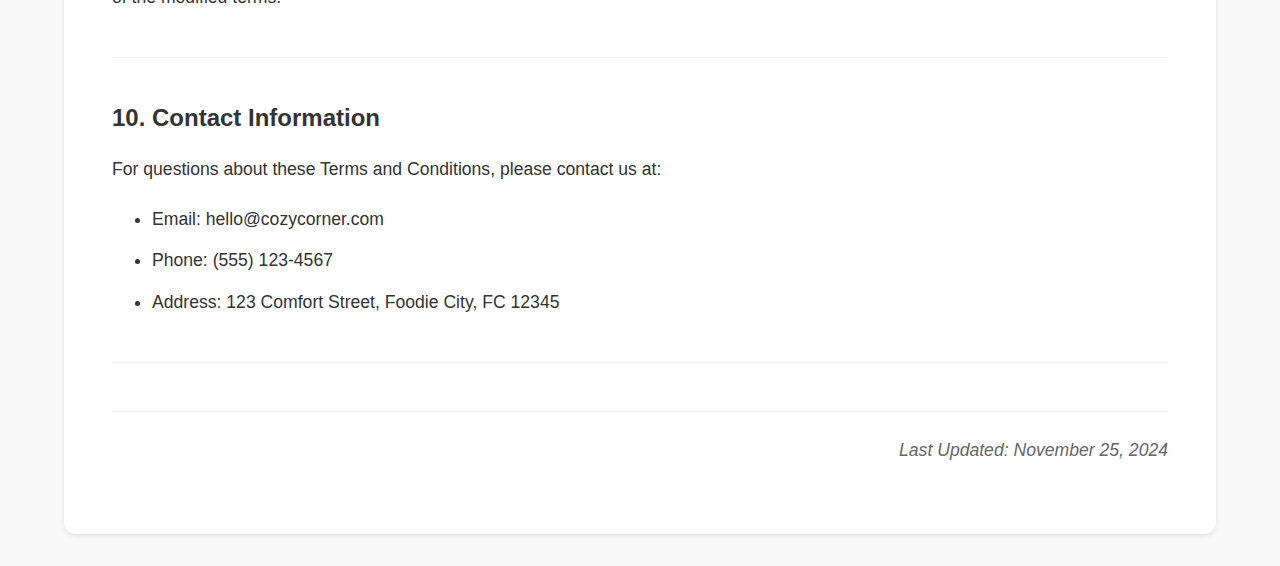
<file: Resturant/terms.html>
<!DOCTYPE html>
<html lang="en">
<head>
    <meta charset="UTF-8">
    <meta name="viewport" content="width=device-width, initial-scale=1.0">
    <meta name="description" content="The Cozy Corner | Terms & Conditions - Clear and comprehensive terms of service for our restaurant">
    <title>Terms & Conditions | The Cozy Corner</title>
    <link href="https://cdnjs.cloudflare.com/ajax/libs/font-awesome/6.0.0/css/all.min.css" rel="stylesheet" />
    <style>
        :root {
            --primary-color: #f8b400;
            --primary-dark: #e5a600;
            --text-color: #333;
            --bg-color: #f9f9f9;
            --shadow: 0 2px 4px rgba(0,0,0,0.1);
            --transition: all 0.3s ease;
        }

        * {
            margin: 0;
            padding: 0;
            box-sizing: border-box;
            font-family: 'Segoe UI', Arial, sans-serif;
        }

        body {
            line-height: 1.7;
            color: var(--text-color);
            background-color: var(--bg-color);
        }

        header {
            background-color: white;
            padding: 1.25rem;
            box-shadow: var(--shadow);
            position: sticky;
            top: 0;
            z-index: 100;
        }

        .header-content {
            max-width: 1200px;
            margin: 0 auto;
            display: flex;
            justify-content: space-between;
            align-items: center;
        }

        header h1 {
            font-size: 1.75rem;
            font-weight: 700;
        }

        header a {
            text-decoration: none;
            color: var(--text-color);
        }

        .container {
            max-width: 1200px;
            margin: 2rem auto;
            padding: 0 1.5rem;
        }

        .terms-content {
            background: white;
            padding: 3rem;
            border-radius: 12px;
            box-shadow: var(--shadow);
        }

        .table-of-contents {
            background: #f8f9fa;
            padding: 1.5rem;
            border-radius: 8px;
            margin-bottom: 2rem;
        }

        .table-of-contents h3 {
            margin-bottom: 1rem;
            color: var(--text-color);
            border-bottom: none;
        }

        .table-of-contents ul {
            list-style: none;
            padding-left: 0;
        }

        .table-of-contents li {
            margin-bottom: 0.5rem;
        }

        .table-of-contents a {
            color: var(--text-color);
            text-decoration: none;
            transition: var(--transition);
            display: block;
            padding: 0.25rem 0;
        }

        .table-of-contents a:hover {
            color: var(--primary-color);
            padding-left: 0.5rem;
        }

        h2 {
            color: var(--text-color);
            margin-bottom: 2rem;
            padding-bottom: 0.75rem;
            border-bottom: 3px solid var(--primary-color);
            font-size: 2rem;
        }

        h3 {
            color: var(--text-color);
            margin: 2rem 0 1rem;
            font-size: 1.5rem;
            scroll-margin-top: 100px;
        }

        section {
            margin-bottom: 2.5rem;
            padding-bottom: 1.5rem;
            border-bottom: 1px solid #eee;
        }

        p {
            margin-bottom: 1.25rem;
            font-size: 1.1rem;
        }

        ul {
            margin-bottom: 1.25rem;
            padding-left: 2.5rem;
        }

        li {
            margin-bottom: 0.75rem;
            font-size: 1.1rem;
        }

        .back-to-home {
            display: inline-flex;
            align-items: center;
            padding: 0.75rem 1.5rem;
            background-color: var(--primary-color);
            color: white;
            text-decoration: none;
            border-radius: 6px;
            transition: var(--transition);
            font-weight: 500;
        }

        .back-to-home:hover {
            background-color: var(--primary-dark);
            transform: translateY(-2px);
        }

        .back-to-home i {
            margin-right: 0.5rem;
        }

        .last-updated {
            color: #666;
            font-style: italic;
            margin-top: 3rem;
            text-align: right;
            padding-top: 1.5rem;
            border-top: 1px solid #eee;
        }

        .scroll-to-top {
            position: fixed;
            bottom: 2rem;
            right: 2rem;
            background: var(--primary-color);
            color: white;
            width: 45px;
            height: 45px;
            border-radius: 50%;
            display: flex;
            align-items: center;
            justify-content: center;
            text-decoration: none;
            opacity: 0;
            transition: var(--transition);
            box-shadow: 0 2px 8px rgba(0,0,0,0.15);
        }

        .scroll-to-top.visible {
            opacity: 1;
            cursor: pointer;
        }

        .scroll-to-top:hover {
            background: var(--primary-dark);
            transform: translateY(-3px);
        }

        @media (max-width: 768px) {
            .terms-content {
                padding: 1.5rem;
            }

            header {
                padding: 1rem;
            }

            h2 {
                font-size: 1.75rem;
            }

            h3 {
                font-size: 1.25rem;
            }

            p, li {
                font-size: 1rem;
            }
        }
    </style>
</head>
<body>
    <header>
        <div class="header-content">
            <h1><a href="index.html">The Cozy Corner</a></h1>
            <a href="index.html" class="back-to-home">
                <i class="fas fa-home"></i>
                Back to Home
            </a>
        </div>
    </header>

    <div class="container">
        <div class="terms-content">
            <h2>Terms and Conditions</h2>

            <div class="table-of-contents">
                <h3>Quick Navigation</h3>
                <ul>
                    <li><a href="#agreement">1. Agreement to Terms</a></li>
                    <li><a href="#use">2. Use of Services</a></li>
                    <li><a href="#ordering">3. Ordering and Payment</a></li>
                    <li><a href="#delivery">4. Delivery Policy</a></li>
                    <li><a href="#cancellation">5. Cancellation and Refund Policy</a></li>
                    <li><a href="#privacy">6. Privacy and Data Protection</a></li>
                    <li><a href="#ip">7. Intellectual Property</a></li>
                    <li><a href="#liability">8. Limitation of Liability</a></li>
                    <li><a href="#modifications">9. Modifications to Terms</a></li>
                    <li><a href="#contact">10. Contact Information</a></li>
                </ul>
            </div>

            <section id="agreement">
                <h3>1. Agreement to Terms</h3>
                <p>By accessing and using The Cozy Corner's website and services, you agree to be bound by these Terms and Conditions. If you do not agree with any part of these terms, you may not use our services.</p>
            </section>

            <section id="use">
                <h3>2. Use of Services</h3>
                <p>Our services are available for personal, non-commercial use. You agree to use our services only for lawful purposes and in accordance with these Terms.</p>
                <ul>
                    <li>You must provide accurate and complete information when placing orders</li>
                    <li>You are responsible for maintaining the confidentiality of your account</li>
                    <li>You agree not to misuse or attempt to gain unauthorized access to our services</li>
                </ul>
            </section>

            <section id="ordering">
                <h3>3. Ordering and Payment</h3>
                <p>By placing an order through our website, you agree to:</p>
                <ul>
                    <li>Pay the full amount for your order using approved payment methods</li>
                    <li>Provide valid and accurate payment information</li>
                    <li>Accept that prices and availability are subject to change without notice</li>
                    <li>Understand that all orders are subject to availability and confirmation</li>
                </ul>
            </section>

            <section id="delivery">
                <h3>4. Delivery Policy</h3>
                <p>Our delivery service is subject to:</p>
                <ul>
                    <li>Geographic restrictions within our service area</li>
                    <li>Minimum order requirements</li>
                    <li>Weather conditions and other factors beyond our control</li>
                    <li>Delivery time estimates are approximate and not guaranteed</li>
                </ul>
            </section>

            <section id="cancellation">
                <h3>5. Cancellation and Refund Policy</h3>
                <p>Orders may be cancelled:</p>
                <ul>
                    <li>Within 5 minutes of placing the order</li>
                    <li>Before the order enters preparation status</li>
                    <li>Refunds will be processed within 5-7 business days</li>
                    <li>Special orders and catering services have separate cancellation policies</li>
                </ul>
            </section>

            <section id="privacy">
                <h3>6. Privacy and Data Protection</h3>
                <p>We collect and process your personal data in accordance with our Privacy Policy. By using our services, you consent to such processing and warrant that all data provided by you is accurate.</p>
            </section>

            <section id="ip">
                <h3>7. Intellectual Property</h3>
                <p>All content on this website, including text, graphics, logos, and images, is the property of The Cozy Corner and is protected by copyright laws.</p>
            </section>

            <section id="liability">
                <h3>8. Limitation of Liability</h3>
                <p>The Cozy Corner shall not be liable for any indirect, incidental, special, consequential, or punitive damages resulting from your use or inability to use our services.</p>
            </section>

            <section id="modifications">
                <h3>9. Modifications to Terms</h3>
                <p>We reserve the right to modify these terms at any time. Continued use of our services after any modifications indicates your acceptance of the modified terms.</p>
            </section>

            <section id="contact">
                <h3>10. Contact Information</h3>
                <p>For questions about these Terms and Conditions, please contact us at:</p>
                <ul>
                    <li>Email: hello@cozycorner.com</li>
                    <li>Phone: (555) 123-4567</li>
                    <li>Address: 123 Comfort Street, Foodie City, FC 12345</li>
                </ul>
            </section>

            <p class="last-updated">Last Updated: November 25, 2024</p>
        </div>
    </div>

    <a href="#" class="scroll-to-top" aria-label="Scroll to top">
        <i class="fas fa-arrow-up"></i>
    </a>

    <script>
        // Scroll to top button visibility
        window.addEventListener('scroll', function() {
            const scrollBtn = document.querySelector('.scroll-to-top');
            if (window.scrollY > 300) {
                scrollBtn.classList.add('visible');
            } else {
                scrollBtn.classList.remove('visible');
            }
        });

        // Smooth scroll for navigation links
        document.querySelectorAll('a[href^="#"]').forEach(anchor => {
            anchor.addEventListener('click', function (e) {
                e.preventDefault();
                if (this.getAttribute('href') === '#') {
                    window.scrollTo({
                        top: 0,
                        behavior: 'smooth'
                    });
                } else {
                    document.querySelector(this.getAttribute('href')).scrollIntoView({
                        behavior: 'smooth'
                    });
                }
            });
        });
    </script>
</body>
</html>
</file>
<file: KBC/style.css>
:root {
    --neon-blue: #00fff2;
    --neon-pink: #ff00ff;
    --dark-bg: #0a0a0f;
    --cyber-yellow: #f0db4f;
    --gradient-start: #2193b0;
    --gradient-end: #6dd5ed;
    --correct-green: #00ff88;
    --wrong-red: #ff3366;
  }

  /* Global Styles */
  body {
    margin: 0;
    padding: 0;
    background: linear-gradient(135deg, var(--dark-bg) 0%, #1a1a2e 100%);
    color: var(--neon-blue);
    font-family: "Segoe UI", system-ui, -apple-system, sans-serif;
    min-height: 100vh;
    display: flex;
    flex-direction: column;
    align-items: center;
    background-attachment: fixed;
  }

  .container {
    max-width: 900px;
    margin: 20px auto;
    padding: 0 20px;
    width: 100%;
    box-sizing: border-box;
  }

  /* Title Styling */
  .game-title {
    font-size: 3.5em;
    font-weight: 800;
    text-transform: uppercase;
    text-align: center;
    background: linear-gradient(45deg, var(--neon-blue), var(--neon-pink));
    -webkit-background-clip: text;
    background-clip: text;
    color: transparent;
    text-shadow: 0 0 20px rgba(0, 255, 242, 0.5);
    margin-bottom: 40px;
    letter-spacing: 2px;
  }

  /* Timer Styling */
  .timer {
    font-size: 3.5em;
    font-weight: bold;
    text-align: center;
    color: var(--neon-pink);
    text-shadow: 0 0 15px var(--neon-pink);
    margin: 20px 0;
    font-family: "Digital", monospace;
    position: relative;
    animation: pulse 1s infinite;
  }

  /* Question Container Styling */
  .question-container {
    background: rgba(10, 10, 15, 0.9);
    padding: 30px;
    border-radius: 15px;
    box-shadow: 0 0 30px rgba(0, 255, 242, 0.2);
    margin: 30px 0;
    position: relative;
    backdrop-filter: blur(10px);
    border: 1px solid rgba(0, 255, 242, 0.3);
  }

  .question {
    font-size: 1.4em;
    margin-bottom: 30px;
    line-height: 1.5;
    color: #fff;
    text-shadow: 0 0 10px rgba(0, 255, 242, 0.5);
    padding: 0 20px;
  }

  /* Options Grid Styling */
  .options-grid {
    display: grid;
    grid-template-columns: repeat(2, 1fr);
    gap: 20px;
    padding: 0 10px;
  }

  .option {
    background: rgba(0, 255, 242, 0.05);
    border: 2px solid var(--neon-blue);
    color: #fff;
    padding: 20px;
    font-size: 1.1em;
    cursor: pointer;
    transition: all 0.3s cubic-bezier(0.4, 0, 0.2, 1);
    border-radius: 10px;
    position: relative;
    overflow: hidden;
    text-align: left;
  }

  .option:hover {
    background: rgba(0, 255, 242, 0.2);
    transform: translateY(-2px);
    box-shadow: 0 5px 15px rgba(0, 255, 242, 0.3);
  }

  .option.correct {
    background: var(--correct-green);
    border-color: var(--correct-green);
    color: var(--dark-bg);
    font-weight: bold;
  }

  .option.wrong {
    background: var(--wrong-red);
    border-color: var(--wrong-red);
    color: white;
  }

  /* Lifelines Styling */
  .lifelines {
    display: flex;
    justify-content: center;
    gap: 30px;
    margin: 30px 0;
  }

  .lifeline {
    background: transparent;
    border: 2px solid var(--cyber-yellow);
    color: var(--cyber-yellow);
    padding: 15px 25px;
    font-size: 1.1em;
    cursor: pointer;
    transition: all 0.3s ease;
    border-radius: 8px;
    text-transform: uppercase;
    letter-spacing: 1px;
    position: relative;
    overflow: hidden;
  }

  .lifeline:before {
    content: "";
    position: absolute;
    top: 50%;
    left: 50%;
    width: 0;
    height: 0;
    background: var(--cyber-yellow);
    transition: all 0.5s ease;
    border-radius: 50%;
    transform: translate(-50%, -50%);
    opacity: 0;
  }

  .lifeline:hover:not(:disabled) {
    color: var(--dark-bg);
  }

  .lifeline:hover:not(:disabled):before {
    width: 200%;
    height: 200%;
    opacity: 1;
    z-index: -1;
  }

  .lifeline:disabled {
    opacity: 0.5;
    cursor: not-allowed;
    border-color: #666;
    color: #666;
  }

  /* Prize Pool Styling */
  .prize-pool {
    position: fixed;
    right: 30px;
    top: 50%;
    transform: translateY(-50%);
    background: rgba(10, 10, 15, 0.95);
    padding: 20px;
    border-radius: 15px;
    border: 1px solid var(--neon-blue);
    box-shadow: 0 0 20px rgba(0, 255, 242, 0.2);
    backdrop-filter: blur(10px);
  }

  .prize-level {
    padding: 10px 20px;
    margin: 8px 0;
    font-size: 1em;
    border-radius: 5px;
    transition: all 0.3s ease;
  }

  .prize-level.active {
    background: linear-gradient(
      45deg,
      var(--neon-blue),
      var(--gradient-end)
    );
    color: var(--dark-bg);
    font-weight: bold;
    transform: scale(1.05);
    box-shadow: 0 0 15px rgba(0, 255, 242, 0.5);
  }

  /* Modal Styling */
  .modal {
    display: none;
    position: fixed;
    top: 0;
    left: 0;
    width: 100%;
    height: 100%;
    background: rgba(0, 0, 0, 0.8);
    backdrop-filter: blur(5px);
    justify-content: center;
    align-items: center;
    z-index: 1000;
  }

  .modal-content {
    background: linear-gradient(
      135deg,
      rgba(10, 10, 15, 0.95) 0%,
      rgba(26, 26, 46, 0.95) 100%
    );
    padding: 40px;
    border-radius: 20px;
    border: 2px solid var(--neon-blue);
    text-align: center;
    max-width: 500px;
    width: 90%;
    box-shadow: 0 0 30px rgba(0, 255, 242, 0.3);
  }

  .modal-content h2 {
    color: var(--neon-blue);
    font-size: 2em;
    margin-bottom: 20px;
    text-shadow: 0 0 10px rgba(0, 255, 242, 0.5);
  }

  .start-btn {
    background: transparent;
    border: 2px solid var(--neon-pink);
    color: var(--neon-pink);
    padding: 15px 40px;
    font-size: 1.3em;
    cursor: pointer;
    transition: all 0.3s ease;
    border-radius: 10px;
    margin-top: 30px;
    text-transform: uppercase;
    letter-spacing: 2px;
  }

  .start-btn:hover {
    background: var(--neon-pink);
    color: var(--dark-bg);
    box-shadow: 0 0 20px rgba(255, 0, 255, 0.5);
    transform: translateY(-2px);
  }

  /* Animations */
  @keyframes pulse {
    0% {
      transform: scale(1);
    }
    50% {
      transform: scale(1.05);
    }
    100% {
      transform: scale(1);
    }
  }

  @keyframes glow {
    0% {
      text-shadow: 0 0 10px var(--neon-blue);
    }
    50% {
      text-shadow: 0 0 20px var(--neon-blue), 0 0 30px var(--neon-blue);
    }
    100% {
      text-shadow: 0 0 10px var(--neon-blue);
    }
  }

  /* Responsive Design */
  @media (max-width: 768px) {
    .container {
      padding: 0 15px;
    }

    .game-title {
      font-size: 2.5em;
    }

    .options-grid {
      grid-template-columns: 1fr;
    }

    .prize-pool {
      position: static;
      transform: none;
      margin: 20px auto;
      width: 90%;
      max-width: 400px;
    }

    .lifelines {
      flex-direction: column;
      align-items: center;
      gap: 15px;
    }

    .lifeline {
      width: 100%;
      max-width: 300px;
    }
  }
  /* New styles for game controls */
  .game-controls {
    display: flex;
    justify-content: center;
    gap: 20px;
    margin: 20px 0;
  }

  .quit-btn {
    background: transparent;
    border: 2px solid var(--wrong-red);
    color: var(--wrong-red);
    padding: 12px 30px;
    font-size: 1.1em;
    cursor: pointer;
    transition: all 0.3s ease;
    border-radius: 8px;
    text-transform: uppercase;
    letter-spacing: 1px;
  }

  .quit-btn:hover {
    background: var(--wrong-red);
    color: white;
    box-shadow: 0 0 15px rgba(255, 51, 102, 0.5);
  }

  .modal-buttons {
    display: flex;
    justify-content: center;
    gap: 20px;
    margin-top: 20px;
  }

  .modal-btn {
    padding: 12px 30px;
    font-size: 1.1em;
    cursor: pointer;
    border-radius: 8px;
    text-transform: uppercase;
    letter-spacing: 1px;
    transition: all 0.3s ease;
  }

  .continue-btn {
    background: transparent;
    border: 2px solid var(--correct-green);
    color: var(--correct-green);
  }

  .continue-btn:hover {
    background: var(--correct-green);
    color: var(--dark-bg);
  }

  .quit-confirm-btn {
    background: transparent;
    border: 2px solid var(--wrong-red);
    color: var(--wrong-red);
  }

  .quit-confirm-btn:hover {
    background: var(--wrong-red);
    color: white;
  }
</file>
<file: Movie Finder/style.css>
:root {
    --neon-blue: #00f3ff;
    --neon-pink: #ff00ff;
    --neon-green: #39ff14;
    --dark-bg: #0a0a0f;
    --card-bg: #1a1a24;
  }

  * {
    margin: 0;
    padding: 0;
    box-sizing: border-box;
    font-family: "Segoe UI", sans-serif;
  }

  body {
    background-color: var(--dark-bg);
    color: #fff;
    min-height: 100vh;
    padding: 2rem;
    background-image: linear-gradient(
        45deg,
        rgba(26, 26, 46, 0.8) 25%,
        transparent 25%
      ),
      linear-gradient(-45deg, rgba(26, 26, 46, 0.8) 25%, transparent 25%),
      linear-gradient(45deg, transparent 75%, rgba(26, 26, 46, 0.8) 75%),
      linear-gradient(-45deg, transparent 75%, rgba(26, 26, 46, 0.8) 75%);
    background-size: 20px 20px;
    background-position: 0 0, 0 10px, 10px -10px, -10px 0px;
  }

  .container {
    max-width: 1200px;
    margin: 0 auto;
  }

  .header {
    text-align: center;
    margin-bottom: 3rem;
    position: relative;
  }

  .title {
    font-size: 3.5rem;
    text-transform: uppercase;
    letter-spacing: 4px;
    margin-bottom: 1rem;
    text-shadow: 0 0 10px var(--neon-blue), 0 0 20px var(--neon-blue),
      0 0 30px var(--neon-blue);
    animation: glow 1.5s ease-in-out infinite alternate;
  }

  .subtitle {
    color: var(--neon-green);
    font-size: 1.2rem;
    margin-bottom: 1rem;
    text-transform: uppercase;
    letter-spacing: 2px;
  }

  .era-badge {
    background: rgba(57, 255, 20, 0.1);
    padding: 0.5rem 1rem;
    border-radius: 20px;
    border: 1px solid var(--neon-green);
    display: inline-block;
    margin-bottom: 2rem;
  }

  @keyframes glow {
    from {
      text-shadow: 0 0 10px var(--neon-blue), 0 0 20px var(--neon-blue),
        0 0 30px var(--neon-blue);
    }
    to {
      text-shadow: 0 0 20px var(--neon-blue), 0 0 30px var(--neon-blue),
        0 0 40px var(--neon-blue);
    }
  }

  .search-container {
    display: flex;
    gap: 1rem;
    justify-content: center;
    margin-bottom: 2rem;
  }

  .filter-container {
    display: flex;
    justify-content: center;
    gap: 1rem;
    margin-bottom: 2rem;
  }

  .era-filter {
    background: transparent;
    border: 1px solid var(--neon-green);
    color: var(--neon-green);
    padding: 0.5rem 1rem;
    border-radius: 15px;
    cursor: pointer;
    transition: all 0.3s ease;
  }

  .era-filter.active {
    background: var(--neon-green);
    color: var(--dark-bg);
  }

  .search-input {
    padding: 1rem 2rem;
    width: 60%;
    background: rgba(255, 255, 255, 0.1);
    border: 2px solid var(--neon-blue);
    border-radius: 25px;
    color: #fff;
    font-size: 1.1rem;
    outline: none;
    transition: all 0.3s ease;
  }

  .search-input:focus {
    box-shadow: 0 0 15px var(--neon-blue);
  }

  .search-btn {
    padding: 1rem 2rem;
    background: transparent;
    border: 2px solid var(--neon-pink);
    color: var(--neon-pink);
    border-radius: 25px;
    cursor: pointer;
    font-size: 1.1rem;
    transition: all 0.3s ease;
    text-transform: uppercase;
    letter-spacing: 2px;
  }

  .search-btn:hover {
    background: var(--neon-pink);
    color: #fff;
    box-shadow: 0 0 15px var(--neon-pink);
  }

  .movie-grid {
    display: grid;
    grid-template-columns: repeat(auto-fill, minmax(300px, 1fr));
    gap: 2rem;
    padding: 1rem;
  }

  .movie-card {
    background: var(--card-bg);
    border-radius: 15px;
    overflow: hidden;
    transition: all 0.3s ease;
    border: 1px solid rgba(0, 243, 255, 0.1);
    position: relative;
  }

  .movie-card:hover {
    transform: translateY(-10px);
    box-shadow: 0 0 20px rgba(0, 243, 255, 0.3);
  }

  .vintage-tag {
    position: absolute;
    top: 1rem;
    right: 1rem;
    background: rgba(255, 0, 255, 0.2);
    padding: 0.5rem 1rem;
    border-radius: 15px;
    color: var(--neon-pink);
    font-size: 0.8rem;
    z-index: 1;
  }

  .movie-poster {
    width: 100%;
    height: 400px;
    object-fit: cover;
  }

  .movie-info {
    padding: 1.5rem;
  }

  .movie-title {
    font-size: 1.5rem;
    margin-bottom: 0.5rem;
    color: var(--neon-blue);
  }

  .movie-year {
    color: var(--neon-green);
    margin-bottom: 1rem;
    font-size: 1.2rem;
  }

  .movie-rating {
    display: inline-block;
    padding: 0.5rem 1rem;
    background: rgba(255, 0, 255, 0.1);
    border-radius: 15px;
    color: var(--neon-pink);
    margin-bottom: 1rem;
  }

  .movie-plot {
    color: #ccc;
    line-height: 1.6;
  }

  .loading {
    text-align: center;
    font-size: 1.5rem;
    color: var(--neon-blue);
    display: none;
  }

  @media (max-width: 768px) {
    .title {
      font-size: 2.5rem;
    }
    .search-container {
      flex-direction: column;
    }
    .search-input {
      width: 100%;
    }
    .filter-container {
      flex-wrap: wrap;
    }
  }

  :root {
    --dark-bg: #0a0a0f;
    --card-bg: #1a1a2e;
    --neon-blue: #00f3ff;
    --neon-pink: #ff00ff;
    --neon-green: #00ff9d;
  }

  body {
    margin: 0;
    font-family: "Arial", sans-serif;
    background: var(--dark-bg);
    min-height: 100vh;
  }

  .help-btn {
    position: fixed;
    bottom: clamp(1rem, 4vw, 2rem);
    right: clamp(1rem, 4vw, 2rem);
    width: clamp(40px, 8vw, 50px);
    height: clamp(40px, 8vw, 50px);
    border-radius: 50%;
    background: var(--dark-bg);
    border: 2px solid var(--neon-green);
    color: var(--neon-green);
    font-size: clamp(1.2rem, 4vw, 1.5rem);
    cursor: pointer;
    transition: all 0.3s ease;
    z-index: 1000;
    display: flex;
    align-items: center;
    justify-content: center;
    padding: 0;
  }

  .modal-overlay {
    position: fixed;
    top: 0;
    left: 0;
    right: 0;
    bottom: 0;
    background: rgba(10, 10, 15, 0.9);
    display: none;
    justify-content: center;
    align-items: center;
    z-index: 1001;
    backdrop-filter: blur(5px);
    padding: clamp(0.5rem, 3vw, 2rem);
  }

  .modal {
    background: var(--card-bg);
    border: 2px solid var(--neon-blue);
    border-radius: clamp(10px, 3vw, 20px);
    padding: clamp(1rem, 4vw, 2rem);
    max-width: min(600px, 95%);
    width: 100%;
    max-height: 90vh;
    overflow-y: auto;
    position: relative;
    animation: modalAppear 0.3s ease-out;
  }

  .modal-header {
    text-align: center;
    margin-bottom: clamp(1rem, 4vw, 2rem);
  }

  .modal-title {
    color: var(--neon-blue);
    font-size: clamp(1.5rem, 5vw, 2rem);
    margin-bottom: 0.5rem;
    text-transform: uppercase;
    letter-spacing: 2px;
  }

  .subtitle {
    color: #fff;
    font-size: clamp(1rem, 3vw, 1.2rem);
    margin: 0;
  }

  .instruction-step {
    margin-bottom: clamp(1rem, 3vw, 1.5rem);
    padding: clamp(0.75rem, 2vw, 1rem);
    border: 1px solid rgba(0, 243, 255, 0.2);
    border-radius: 10px;
    background: rgba(26, 26, 46, 0.5);
  }

  .step-number {
    color: var(--neon-pink);
    font-size: clamp(1rem, 3vw, 1.2rem);
    margin-bottom: 0.5rem;
    display: block;
  }

  .step-content {
    color: #fff;
    line-height: 1.6;
    font-size: clamp(0.9rem, 2.5vw, 1rem);
    margin: 0.5rem 0;
  }

  .close-modal {
    position: absolute;
    top: clamp(0.5rem, 2vw, 1rem);
    right: clamp(0.5rem, 2vw, 1rem);
    background: transparent;
    border: none;
    color: var(--neon-pink);
    font-size: clamp(1.2rem, 4vw, 1.5rem);
    cursor: pointer;
    transition: all 0.3s ease;
    padding: 0.5rem;
    display: flex;
    align-items: center;
    justify-content: center;
    min-width: 44px;
    min-height: 44px;
  }

  .feature-list {
    list-style: none;
    padding: 0;
    margin: 0.5rem 0;
  }

  .feature-item {
    margin-bottom: 0.5rem;
    display: flex;
    align-items: flex-start;
    gap: 0.5rem;
    font-size: clamp(0.85rem, 2.5vw, 0.95rem);
    color: #fff;
  }

  .feature-item::before {
    content: "→";
    color: var(--neon-green);
    flex-shrink: 0;
  }

  @keyframes modalAppear {
    from {
      opacity: 0;
      transform: translateY(-20px);
    }
    to {
      opacity: 1;
      transform: translateY(0);
    }
  }

  /* Scrollbar styling */
  .modal::-webkit-scrollbar {
    width: 8px;
  }

  .modal::-webkit-scrollbar-track {
    background: rgba(26, 26, 46, 0.5);
    border-radius: 4px;
  }

  .modal::-webkit-scrollbar-thumb {
    background: var(--neon-blue);
    border-radius: 4px;
  }

  /* Touch device optimization */
  @media (hover: none) {
    .help-btn:active {
      transform: scale(0.95);
    }

    .close-modal:active {
      transform: scale(0.95);
    }
  }

  /* Small screen adjustments */
  @media (max-width: 480px) {
    .modal {
      margin: 0;
    }

    .feature-list {
      margin-left: 0.5rem;
    }

    .instruction-step {
      margin-bottom: 1rem;
    }
  }

  /* Landscape mode optimization */
  @media (max-height: 600px) and (orientation: landscape) {
    .modal {
      max-height: 85vh;
    }

    .modal-header {
      margin-bottom: 1rem;
    }

    .instruction-step {
      padding: 0.75rem;
      margin-bottom: 0.75rem;
    }
  }
</file>
<file: Pass Generator/style.css>
* {
    margin: 0;
    padding: 0;
    box-sizing: border-box;
    font-family: 'Rajdhani', sans-serif;
}

body {
    display: flex;
    align-items: center;
    justify-content: center;
    min-height: 100vh;
    background: #0f0f23;
    position: relative;
    overflow: hidden;
}

body::before {
    content: '';
    position: absolute;
    top: 0;
    left: 0;
    width: 100%;
    height: 100%;
    background: 
        linear-gradient(45deg, #ff00ff 25%, transparent 25%) -10px 0,
        linear-gradient(-45deg, #ff00ff 25%, transparent 25%) -10px 0,
        linear-gradient(45deg, transparent 75%, #ff00ff 75%) -10px 0,
        linear-gradient(-45deg, transparent 75%, #ff00ff 75%) -10px 0;
    background-size: 20px 20px;
    opacity: 0.03;
    z-index: -1;
    animation: gridMove 20s linear infinite;
}

@keyframes gridMove {
    0% { background-position: 0 0; }
    100% { background-position: 40px 40px; }
}

.container {
    width: 480px;
    background: rgba(20, 20, 45, 0.95);
    border-radius: 15px;
    backdrop-filter: blur(10px);
    border: 1px solid rgba(0, 255, 255, 0.1);
    box-shadow: 
        0 0 30px rgba(0, 255, 255, 0.2),
        inset 0 0 15px rgba(0, 255, 255, 0.1);
    position: relative;
    overflow: hidden;
}

.container::before {
    content: '';
    position: absolute;
    top: -50%;
    left: -50%;
    width: 200%;
    height: 200%;
    background: repeating-linear-gradient(
        transparent,
        transparent 50px,
        rgba(0, 255, 255, 0.03) 50px,
        rgba(0, 255, 255, 0.03) 51px
    );
    transform: rotate(45deg);
    animation: scanline 4s linear infinite;
    pointer-events: none;
}

@keyframes scanline {
    0% { transform: translateY(-5%) rotate(45deg); }
    100% { transform: translateY(5%) rotate(45deg); }
}

.container h2 {
    font-weight: 700;
    font-size: 1.5rem;
    padding: 1.2rem 1.75rem;
    border-bottom: 2px solid rgba(0, 255, 255, 0.1);
    color: #00ffff;
    text-shadow: 0 0 10px rgba(0, 255, 255, 0.5);
    text-transform: uppercase;
    letter-spacing: 3px;
    background: linear-gradient(90deg, 
        rgba(0, 255, 255, 0.1) 0%,
        rgba(0, 255, 255, 0.05) 100%);
    text-align: center;
}

.wrapper {
    margin: 1.5rem 1.75rem;
    position: relative;
}

.input-box {
    position: relative;
    margin-bottom: 1.5rem;
}

.input-box input {
    width: 100%;
    height: 60px;
    color: #00ffff;
    background: rgba(0, 255, 255, 0.05);
    font-size: 1.2rem;
    font-weight: 600;
    border-radius: 8px;
    letter-spacing: 2px;
    border: 2px solid rgba(0, 255, 255, 0.2);
    padding: 0 3rem 0 1.5rem;
    transition: all 0.3s ease;
}

.input-box input:focus {
    border-color: #00ffff;
    box-shadow: 0 0 20px rgba(0, 255, 255, 0.2);
}

.input-box span {
    position: absolute;
    right: 15px;
    top: 50%;
    transform: translateY(-50%);
    cursor: pointer;
    font-size: 1.5rem;
    color: #00ffff;
    transition: all 0.3s ease;
}

.input-box span:hover {
    color: #ff00ff;
    text-shadow: 0 0 15px rgba(255, 0, 255, 0.6);
    transform: translateY(-50%) scale(1.1);
}

.pass-indicator {
    width: 100%;
    height: 5px;
    position: relative;
    margin: 0.75rem 0 1.5rem;
    border-radius: 25px;
    background: rgba(0, 255, 255, 0.1);
    overflow: hidden;
}

.pass-indicator::before {
    position: absolute;
    content: "";
    height: 100%;
    width: 50%;
    border-radius: inherit;
    transition: all 0.3s ease;
}

.pass-indicator#weak::before {
    width: 20%;
    background: linear-gradient(90deg, #ff0055, #ff0088);
    box-shadow: 0 0 15px #ff0055;
}

.pass-indicator#medium::before {
    width: 50%;
    background: linear-gradient(90deg, #ffaa00, #ffcc00);
    box-shadow: 0 0 15px #ffaa00;
}

.pass-indicator#strong::before {
    width: 100%;
    background: linear-gradient(90deg, #00ffaa, #00ff88);
    box-shadow: 0 0 15px #00ffaa;
}

.pass-length .details {
    display: flex;
    justify-content: space-between;
    color: #00ffff;
    margin-bottom: 1rem;
    font-size: 1.1rem;
    font-weight: 600;
}

.pass-length input[type="range"] {
    width: 100%;
    height: 6px;
    accent-color: #00ffff;
    cursor: pointer;
}

.pass-settings .title {
    color: #00ffff;
    margin-bottom: 1.2rem;
    font-size: 1.1rem;
    font-weight: 600;
    text-transform: uppercase;
    letter-spacing: 1px;
    display: block;
}

.pass-settings .options {
    display: grid;
    grid-template-columns: repeat(2, 1fr);
    gap: 1rem;
    margin-top: 0.5rem;
}

.options .option {
    display: flex;
    align-items: center;
    gap: 0.8rem;
}

.options .option input[type="checkbox"] {
    width: 20px;
    height: 20px;
    accent-color: #00ffff;
    cursor: pointer;
}

.options .option label {
    color: rgba(0, 255, 255, 0.9);
    cursor: pointer;
    font-size: 1rem;
    font-weight: 500;
}

.generate-btn {
    width: 100%;
    height: 60px;
    color: #000;
    background: linear-gradient(90deg, #00ffff, #00ccff);
    border: none;
    outline: none;
    cursor: pointer;
    font-size: 1.1rem;
    font-weight: 700;
    border-radius: 8px;
    text-transform: uppercase;
    margin: 1.5rem 0;
    letter-spacing: 2px;
    transition: all 0.3s ease;
    box-shadow: 0 5px 15px rgba(0, 255, 255, 0.2);
    position: relative;
    overflow: hidden;
}

.generate-btn::before {
    content: '';
    position: absolute;
    top: 0;
    left: -100%;
    width: 100%;
    height: 100%;
    background: linear-gradient(
        90deg,
        transparent,
        rgba(255, 255, 255, 0.2),
        transparent
    );
    transition: 0.5s;
}

.generate-btn:hover {
    background: linear-gradient(90deg, #ff00ff, #ff66ff);
    transform: translateY(-2px);
    box-shadow: 0 8px 25px rgba(255, 0, 255, 0.3);
}

.generate-btn:hover::before {
    left: 100%;
}

/* Disable first checkbox styling */
.options .option:first-child {
    opacity: 0.7;
    pointer-events: none;
}

/* Responsive design */
@media (max-width: 500px) {
    .container {
        width: 95%;
        margin: 0 10px;
    }
    
    .pass-settings .options {
        grid-template-columns: 1fr;
    }
}
</file>
<file: Recipe Finder/style.css>
:root {
  --saffron: #f4b95a;
  --deep-green: #2d5a27;
  --cream: #fff6e9;
  --brown: #8b4513;
  --spacing-sm: 0.5rem;
  --spacing-md: 1rem;
  --spacing-lg: 2rem;
  --border-radius: 12px;
  --container-width: 1200px;
}

* {
  margin: 0;
  padding: 0;
  box-sizing: border-box;
  font-family: "Arial", sans-serif;
}

body {
  background-color: var(--cream);
  background-image: url("data:image/svg+xml,%3Csvg width='60' height='60' viewBox='0 0 60 60' xmlns='http://www.w3.org/2000/svg'%3E%3Cpath d='M30 0l15 15-15 15 15 15-15 15L0 30 15 15 0 0h30zm-15 0L0 15h15V0zm15 30l15 15H30V30zm0-30L45 15H30V0z' fill='%23f4b95a' fill-opacity='0.1'/%3E%3C/svg%3E");
  min-height: 100vh;
}

/* Header Styles */
header {
  background-color: var(--deep-green);
  color: var(--cream);
  padding: clamp(1rem, 5vw, 3rem);
  text-align: center;
  box-shadow: 0 2px 5px rgba(0, 0, 0, 0.2);
}

.logo {
  font-size: clamp(1.5rem, 5vw, 2.5rem);
  margin-bottom: var(--spacing-md);
}

header p {
  font-size: clamp(0.875rem, 2vw, 1rem);
  max-width: 600px;
  margin: 0 auto;
}

/* Search Controls */
.search-controls {
  max-width: min(90%, var(--container-width));
  margin: var(--spacing-lg) auto;
  padding: 0 var(--spacing-md);
}

.search-types {
  display: flex;
  gap: var(--spacing-sm);
  margin-bottom: var(--spacing-md);
  justify-content: center;
  flex-wrap: wrap;
}

.search-type-btn,
.filter-btn {
  padding: 0.5rem 1rem;
  border: 2px solid var(--deep-green);
  background: transparent;
  color: var(--deep-green);
  border-radius: 4px;
  cursor: pointer;
  transition: all 0.3s;
  font-size: clamp(0.75rem, 2vw, 0.875rem);
  white-space: nowrap;
}

.search-type-btn:hover,
.filter-btn:hover {
  transform: translateY(-2px);
}

.search-type-btn.active {
  background: var(--deep-green);
  color: white;
}

.search-box {
  width: 100%;
  padding: clamp(0.75rem, 2vw, 1rem);
  font-size: clamp(0.875rem, 2vw, 1rem);
  border: 2px solid var(--saffron);
  border-radius: var(--border-radius);
  margin-bottom: var(--spacing-md);
}

.filter-buttons {
  display: flex;
  justify-content: center;
  gap: var(--spacing-md);
  flex-wrap: wrap;
}

.filter-btn {
  border-color: var(--saffron);
  color: var(--saffron);
}

.filter-btn.active {
  background: var(--saffron);
  color: white;
}

/* Recipe Grid */
.recipes-grid {
  display: grid;
  grid-template-columns: repeat(auto-fill, minmax(min(100%, 280px), 1fr));
  gap: clamp(1rem, 3vw, 2rem);
  padding: clamp(1rem, 3vw, 2rem);
  max-width: min(90%, var(--container-width));
  margin: 0 auto;
}

.recipe-card {
  background: white;
  border-radius: var(--border-radius);
  overflow: hidden;
  box-shadow: 0 4px 8px rgba(0, 0, 0, 0.1);
  transition: transform 0.3s ease;
  cursor: pointer;
  position: relative;
}

.recipe-card:hover {
  transform: translateY(-5px);
}

.recipe-image {
  width: 100%;
  aspect-ratio: 16/9;
  object-fit: cover;
}

.recipe-info {
  padding: var(--spacing-md);
}

.recipe-title {
  font-size: clamp(1rem, 2.5vw, 1.25rem);
  color: var(--deep-green);
  margin-bottom: var(--spacing-sm);
}

.recipe-info p {
  font-size: clamp(0.75rem, 2vw, 0.875rem);
  color: var(--brown);
  margin-bottom: var(--spacing-sm);
}

.favorite-btn {
  position: absolute;
  top: var(--spacing-sm);
  right: var(--spacing-sm);
  background: rgba(255, 255, 255, 0.9);
  border: none;
  border-radius: 50%;
  width: clamp(32px, 8vw, 40px);
  height: clamp(32px, 8vw, 40px);
  cursor: pointer;
  font-size: clamp(1.25rem, 3vw, 1.5rem);
  z-index: 1;
  transition: transform 0.2s;
  color: var(--saffron);
  display: flex;
  align-items: center;
  justify-content: center;
}

/* Modal Styles */
.modal {
  display: none;
  position: fixed;
  top: 0;
  left: 0;
  width: 100%;
  height: 100%;
  background: rgba(0, 0, 0, 0.8);
  z-index: 1000;
  overflow-y: auto;
  padding: var(--spacing-md);
}

.modal-content {
  background: white;
  max-width: min(90%, 800px);
  margin: var(--spacing-lg) auto;
  padding: clamp(1rem, 5vw, 2rem);
  border-radius: var(--border-radius);
  position: relative;
}

.close-btn {
  position: absolute;
  right: var(--spacing-md);
  top: var(--spacing-md);
  font-size: 1.5rem;
  cursor: pointer;
  color: var(--deep-green);
  background: none;
  border: none;
  padding: var(--spacing-sm);
}

.recipe-details img {
  width: 100%;
  max-height: 400px;
  object-fit: cover;
  border-radius: var(--border-radius);
  margin-bottom: var(--spacing-md);
}

.recipe-details h2 {
  font-size: clamp(1.25rem, 3vw, 1.75rem);
  color: var(--deep-green);
  margin-bottom: var(--spacing-md);
}

.recipe-details h3 {
  font-size: clamp(1rem, 2.5vw, 1.25rem);
  color: var(--brown);
  margin: var(--spacing-md) 0;
}

.ingredients-list {
  list-style: none;
  margin-bottom: var(--spacing-md);
}

.ingredients-list li {
  padding: var(--spacing-sm) 0;
  border-bottom: 1px solid #eee;
  font-size: clamp(0.875rem, 2vw, 1rem);
}

.loading {
  text-align: center;
  padding: var(--spacing-lg);
  font-size: clamp(1rem, 2.5vw, 1.25rem);
  color: var(--deep-green);
}

.error-message {
  text-align: center;
  color: #d32f2f;
  padding: var(--spacing-md);
  font-size: clamp(0.875rem, 2vw, 1rem);
}

/* Mobile-specific adjustments */
@media (max-width: 480px) {
  .search-types {
    flex-direction: column;
    align-items: stretch;
  }

  .search-type-btn,
  .filter-btn {
    width: 100%;
    padding: 0.75rem;
  }

  .modal-content {
    margin: var(--spacing-md) auto;
  }

  .recipe-card {
    margin: 0 auto;
    max-width: 100%;
  }
}

/* Tablet adjustments */
@media (min-width: 481px) and (max-width: 768px) {
  .recipes-grid {
    grid-template-columns: repeat(auto-fill, minmax(240px, 1fr));
  }
}

/* Print styles */
@media print {
  .search-controls,
  .favorite-btn,
  .close-btn {
    display: none;
  }

  .modal {
    position: static;
    display: block;
    background: none;
    padding: 0;
  }

  .modal-content {
    margin: 0;
    padding: 0;
    max-width: none;
  }

  body {
    background: none;
  }
}

/* Theme Variables */
:root[data-theme="light"] {
  --saffron: #f4b95a;
  --deep-green: #2d5a27;
  --cream: #fff6e9;
  --brown: #8b4513;
  --text-primary: #333333;
  --text-secondary: #666666;
  --background-primary: #fff6e9;
  --background-secondary: #ffffff;
  --card-shadow: 0 4px 8px rgba(0, 0, 0, 0.1);
  --modal-overlay: rgba(0, 0, 0, 0.8);
}

:root[data-theme="dark"] {
  --saffron: #ffd700;
  --deep-green: #4caf50;
  --cream: #1a1a1a;
  --brown: #d2691e;
  --text-primary: #ffffff;
  --text-secondary: #cccccc;
  --background-primary: #121212;
  --background-secondary: #1e1e1e;
  --card-shadow: 0 4px 8px rgba(0, 0, 0, 0.3);
  --modal-overlay: rgba(0, 0, 0, 0.9);
}

/* Theme Switcher Styles */
.theme-switcher {
  position: fixed;
  bottom: 20px;
  right: 20px;
  z-index: 1000;
  background: var(--background-secondary);
  border: 2px solid var(--saffron);
  border-radius: 50%;
  width: 50px;
  height: 50px;
  cursor: pointer;
  display: flex;
  align-items: center;
  justify-content: center;
  box-shadow: var(--card-shadow);
  transition: all 0.3s ease;
}

.theme-switcher:hover {
  transform: scale(1.1);
}

.theme-icon {
  font-size: 24px;
  color: var(--saffron);
}

/* Update existing styles with theme variables */
body {
  background-color: var(--background-primary);
  color: var(--text-primary);
  transition: background-color 0.3s ease, color 0.3s ease;
}

.recipe-card {
  background: var(--background-secondary);
  box-shadow: var(--card-shadow);
}

.recipe-info h3 {
  color: var(--text-primary);
}

.recipe-info p {
  color: var(--text-secondary);
}

.modal-content {
  background: var(--background-secondary);
  color: var(--text-primary);
}

.search-box {
  background: var(--background-secondary);
  color: var(--text-primary);
}

.search-box::placeholder {
  color: var(--text-secondary);
}
</file>
<file: Resturant/style.css>
* {
  margin: 0;
  padding: 0;
  box-sizing: border-box;
}

body {
  font-family: "Inter", -apple-system, sans-serif;
  line-height: 1.6;
  color: #333;
  background-color: #fafafa;
}

/* Typography */
h1,
h2,
h3 {
  font-weight: 300;
  letter-spacing: -0.5px;
}
/* Header Styling */
header {
  background: rgba(255, 255, 255, 0.95); /* Semi-transparent white */
  padding: 1.5rem 5%; /* Responsive padding */
  position: fixed; /* Stays at the top */
  width: 100%; /* Full width */
  top: 0;
  z-index: 1000; /* Ensures it stays on top */
  backdrop-filter: blur(10px); /* Frosted glass effect */
  box-shadow: 0 2px 10px rgba(0, 0, 0, 0.05); /* Subtle shadow */
  display: flex; /* Flexbox for layout */
  justify-content: space-between; /* Space between items */
  align-items: center; /* Center items vertically */
  transition: background 0.3s ease, box-shadow 0.3s ease; /* Smooth transitions */
}

/* Logo or Heading */
header h1 {
  font-size: 1.5rem; /* Adjusted for readability */
  color: #2c2c2c; /* Neutral dark color */
  font-weight: 500; /* Semi-bold */
  margin-bottom: 0.1rem; /* Space below */
}
h1 a {
  text-decoration: none;
  color: #333;
  transition: color 0.2s ease;
}

h1 a:hover {
  color: #666;
}
/* Navigation Menu */
nav {
  flex: 1; /* Allows the nav to grow and center the content */
  display: flex;
  justify-content: center; /* Centers the list in the navbar */
}

/* Navigation List */
nav ul {
  list-style: none; /* Remove bullets */
  display: flex; /* Flex layout for items */
  gap: 2rem; /* Space between items */
  padding: 0; /* Remove default padding */
  margin: 0; /* Remove default margin */
}

/* Navigation Links */
nav ul li a {
  text-decoration: none; /* Remove underlines */
  color: #555; /* Neutral color for links */
  font-size: 1rem; /* Standard font size */
  font-weight: 700; /* Bold for visibility */
  transition: color 0.3s ease; /* Smooth hover effect */
}

/* Hover Effect for Links */
nav ul li a:hover {
  color: #333; /* Darker hover color */
}

/* Active Link Styling */
nav ul li a.active {
  color: #333; /* Highlight active link */
  border-bottom: 2px solid #333; /* Active indicator */
}

/* Hero Section */
#hero {
  margin-top: 80px;
  height: 90vh;
  display: flex;
  align-items: center;
  justify-content: center;
  position: relative;
  overflow: hidden;
}

.hero-image {
  position: absolute;
  top: 0;
  left: 0;
  width: 100%;
  height: 100%;
  object-fit: cover;
  z-index: -1;
}

.hero-overlay {
  position: absolute;
  top: 0;
  left: 0;
  width: 100%;
  height: 100%;
  background: linear-gradient(
    rgba(255, 255, 255, 0.9),
    rgba(255, 255, 255, 0.7)
  );
  z-index: -1;
}

.hero-content {
  max-width: 800px;
  padding: 2rem;
  text-align: center;
}

.hero-content h2 {
  font-size: 3rem;
  margin-bottom: 1rem;
  color: #1a1a1a;
}

/* Modern Cards */
.card {
  background: white;
  border-radius: 8px;
  overflow: hidden;
  box-shadow: 0 4px 12px rgba(0, 0, 0, 0.05);
  transition: transform 0.3s, box-shadow 0.3s;
}

.card:hover {
  transform: translateY(-5px);
  box-shadow: 0 6px 16px rgba(0, 0, 0, 0.1);
}

.card img {
  width: 100%;
  height: 200px;
  object-fit: cover;
}

/* Menu Grid */
.menu-grid {
  display: grid;
  grid-template-columns: repeat(auto-fit, minmax(300px, 1fr));
  gap: 2rem;
  padding: 2rem 5%;
}

.menu-item {
  position: relative;
  padding: 1rem;
}

.menu-item img {
  border-radius: 8px 8px 0 0;
}

.menu-item-content {
  padding: 1.5rem;
}

.menu-item-header {
  display: flex;
  justify-content: space-between;
  align-items: start;
  margin-bottom: 1rem;
}

/* Order Modal */
.modal {
  display: none;
  position: fixed;
  top: 0;
  left: 0;
  width: 100%;
  height: 100%;
  background: rgba(0, 0, 0, 0.5);
  z-index: 2000;
  align-items: center;
  justify-content: center;
}

.modal-content {
  background: white;
  padding: 2rem;
  border-radius: 8px;
  max-width: 500px;
  width: 90%;
}

/* Buttons */
.button {
  background: #333;
  color: white;
  border: none;
  padding: 1rem 2rem;
  margin: 0.5rem;
  cursor: pointer;
  transition: all 0.3s;
  font-size: 0.9rem;
  border-radius: 3px;
}

.button:hover {
  background: #000;
  transform: translateY(-2px);
}

.button.secondary {
  background: transparent;
  color: #333;
  border: 1px solid #333;
}
.button.secondary a{
  text-decoration: none;
  color: #333;
  }

.quantity-controls {
  display: flex;
  align-items: center;
  gap: 1rem;
  margin: 1rem 0;
}

.quantity-btn {
  background: #f0f0f0;
  border: none;
  width: 30px;
  height: 30px;
  border-radius: 50%;
  cursor: pointer;
  transition: background 0.3s;
}

.quantity-btn:hover {
  background: #e0e0e0;
}

/* Features Section */
#features {
  padding: 5rem 5%;
  background: white;
}

.features-grid {
  display: grid;
  grid-template-columns: repeat(auto-fit, minmax(250px, 1fr));
  gap: 2rem;
  margin-top: 3rem;
}

.feature-card {
  text-align: center;
  padding: 2rem;
}

.feature-icon {
  font-size: 2rem;
  margin-bottom: 1rem;
  color: #333;
}

/* Cart Badge */
.cart-badge {
  position: fixed;
  top: 20px;
  right: 20px;
  background: #333;
  color: white;
  padding: 1rem;
  border-radius: 50%;
  cursor: pointer;
  z-index: 1001;
}
/* Testimonial Section */
#testimonials {
  background-color: #f9f9f9;
  padding: 2rem;
  text-align: center;
}

.testimonial-container {
  display: flex;
  justify-content: space-around;
  flex-wrap: wrap;
}

.testimonial-card {
  background: white;
  border-radius: 8px;
  box-shadow: 0 2px 5px rgba(0, 0, 0, 0.1);
  margin: 1rem;
  padding: 1.5rem;
  width: 300px;
}

.testimonial-card p {
  font-style: italic;
}

.testimonial-card span {
  display: block;
  margin-top: 1rem;
  font-weight: bold;
}

.testimonial-card a {
  display: block;
  margin-top: 0.5rem;
  color: #007BFF;
  text-decoration: none;
}

.testimonial-card a:hover {
  text-decoration: underline;
}
/* Events Styling */
#events-offers {
  background-color: #f4f4f4;
  padding: 2rem;
  text-align: center;
}

.events-container {
  display: flex;
  justify-content: space-around;
  flex-wrap: wrap;
}

.event-card, .offer-card {
  background: white;
  border-radius: 8px;
  box-shadow: 0 2px 5px rgba(0, 0, 0, 0.1);
  margin: 1rem;
  padding: 1.5rem;
  width: 300px;
}

.event-card h3, .offer-card h3 {
  color: #333;
}

.event-card p, .offer-card p {
  margin: 0.5rem 0;
}

.event-card span {
  display: block;
  margin-top: 1rem;
  font-weight: bold;
}
/* Responsive Design */
@media (max-width: 768px) {
  nav ul {
    flex-direction: column;
    gap: 1rem;
  }

  .hero-content h2 {
    font-size: 2rem;
  }

  .menu-grid {
    grid-template-columns: 1fr;
  }
}

/* Subscription section */

.subscription-section {
  padding: 5rem 2rem;
  background-color: #f9f9f9;
}

.subscription-container {
  max-width: 1200px;
  margin: 0 auto;
  text-align: center;
}

.subscription-desc {
  max-width: 600px;
  margin: 1.5rem auto 3rem;
  color: #666;
}

.subscription-plans {
  display: grid;
  grid-template-columns: repeat(auto-fit, minmax(280px, 1fr));
  gap: 2rem;
  padding: 1rem;
}

.plan-card {
  background: white;
  border-radius: 10px;
  padding: 2rem;
  box-shadow: 0 4px 6px rgba(0, 0, 0, 0.1);
  transition: transform 0.3s ease;
  position: relative;
}

.plan-card:hover {
  transform: translateY(-5px);
}

.plan-card.featured {
  border: 2px solid #4caf50;
}

.featured-badge {
  position: absolute;
  top: -12px;
  right: 20px;
  background: #4caf50;
  color: white;
  padding: 5px 15px;
  border-radius: 20px;
  font-size: 0.9rem;
}

.plan-features {
  list-style: none;
  padding: 0;
  margin: 2rem 0;
  text-align: left;
}

.plan-features li {
  margin: 1rem 0;
  color: #555;
}

.plan-features i {
  color: #4caf50;
  margin-right: 10px;
}
/* Contact Form */

.contact-section {
  padding: 5rem 2rem;
  background-color: #f9f9f9;
}

.contact-container {
  max-width: 1200px;
  margin: 0 auto;
}

.contact-container h2 {
  text-align: center;
  margin-bottom: 1rem;
}

.contact-desc {
  text-align: center;
  max-width: 600px;
  margin: 0 auto 3rem;
  color: #666;
}

.contact-content {
  display: grid;
  grid-template-columns: 1fr 2fr;
  gap: 3rem;
}

.contact-info {
  background: white;
  padding: 2rem;
  border-radius: 10px;
  box-shadow: 0 4px 6px rgba(0, 0, 0, 0.1);
}

.info-item {
  display: flex;
  align-items: flex-start;
  margin-bottom: 2rem;
}

.info-item:last-child {
  margin-bottom: 0;
}

.info-item i {
  font-size: 1.5rem;
  color: #4caf50;
  margin-right: 1rem;
  margin-top: 0.25rem;
}

.info-item h3 {
  margin: 0 0 0.5rem 0;
  font-size: 1.1rem;
}

.info-item p {
  margin: 0;
  color: #666;
  line-height: 1.5;
}

.contact-form {
  background: white;
  padding: 2rem;
  border-radius: 10px;
  box-shadow: 0 4px 6px rgba(0, 0, 0, 0.1);
}

.form-grid {
  display: grid;
  grid-template-columns: 1fr 1fr;
  gap: 1.5rem;
}

.form-group {
  display: flex;
  flex-direction: column;
}

.form-group.full-width {
  grid-column: span 2;
}

label {
  margin-bottom: 0.5rem;
  color: #333;
}

input,
textarea {
  padding: 0.8rem;
  border: 1px solid #ddd;
  border-radius: 5px;
  font-size: 1rem;
}

textarea {
  resize: vertical;
}

.button {
  background: #4caf50;
  color: white;
  padding: 1rem 2rem;
  border: none;
  border-radius: 5px;
  cursor: pointer;
  font-size: 1rem;
  font-weight: bold;
  transition: background 0.3s ease;
}

.button:hover {
  background: #45a049;
}

/* Responsive Design */
@media (max-width: 768px) {
  .contact-content {
    grid-template-columns: 1fr;
  }

  .form-grid {
    grid-template-columns: 1fr;
  }

  .form-group.full-width {
    grid-column: span 1;
  }
}
/* Responsive header */
header {
    background: rgba(255, 255, 255, 0.95);
    padding: 1.5rem 5%;
    position: fixed;
    width: 100%;
    top: 0;
    z-index: 1000;
    backdrop-filter: blur(10px);
    box-shadow: 0 2px 10px rgba(0, 0, 0, 0.05);
    display: flex;
    justify-content: space-between;
    align-items: center;
  }
  
  header h1 {
    font-size: 1.5rem;
    color: #2c2c2c;
    font-weight: 500;
  }
  
  header h1 a {
    text-decoration: none;
    color: inherit;
    transition: color 0.2s ease;
  }
  
  nav ul {
    list-style: none;
    display: flex;
    gap: 2rem;
  }
  
  nav ul li a {
    text-decoration: none;
    color: #555;
    font-size: 1rem;
    font-weight: 700;
    transition: color 0.3s ease;
  }
  
  nav ul li a:hover {
    color: #333;
  }
  
  .mobile-menu-btn {
    display: none;
    background: none;
    border: none;
    cursor: pointer;
    padding: 0.5rem;
    z-index: 1001;
  }
  
  .mobile-menu-btn span {
    display: block;
    width: 25px;
    height: 2px;
    background-color: #333;
    margin: 5px 0;
    transition: all 0.3s ease;
  }
  
  .cart-badge {
    position: fixed;
    top: 20px;
    right: 20px;
    background: #333;
    color: white;
    padding: 0.5rem;
    border-radius: 50%;
    cursor: pointer;
    z-index: 1001;
    display: flex;
    align-items: center;
    justify-content: center;
    width: 35px;
    height: 35px;
  }
  
  @media (max-width: 768px) {
    .mobile-menu-btn {
      display: block;
    }
  
    nav {
      position: fixed;
      top: 0;
      right: -100%;
      width: 70%;
      height: 100vh;
      background: white;
      padding: 80px 2rem 2rem;
      transition: right 0.3s ease;
    }
  
    nav.active {
      right: 0;
    }
  
    nav ul {
      flex-direction: column;
      gap: 1.5rem;
    }
  
    .mobile-menu-btn.active span:nth-child(1) {
      transform: rotate(45deg) translate(5px, 5px);
    }
  
    .mobile-menu-btn.active span:nth-child(2) {
      opacity: 0;
    }
  
    .mobile-menu-btn.active span:nth-child(3) {
      transform: rotate(-45deg) translate(7px, -7px);
    }
  
    .cart-badge {
      top: 15px;
      right: 70px;
    }
  }
  /* Footer Section */
  .footer {
    background-color: #2d2d2d;
    color: #ffffff;
    padding: 4rem 2rem 2rem;
    margin-top: 4rem;
  }
  
  .footer-content {
    max-width: 1200px;
    margin: 0 auto;
    display: grid;
    grid-template-columns: repeat(auto-fit, minmax(250px, 1fr));
    gap: 3rem;
  }
  
  .footer-section h4 {
    color: #ffffff;
    font-size: 1.2rem;
    margin-bottom: 1.5rem;
    position: relative;
  }
  
  .footer-section h4::after {
    content: '';
    position: absolute;
    left: 0;
    bottom: -0.5rem;
    width: 50px;
    height: 2px;
    background-color: #f8b400;
  }
  
  .footer-section p, .footer-section li {
    color: #a0a0a0;
    line-height: 1.6;
    margin-bottom: 0.5rem;
  }
  
  .footer-section ul {
    list-style: none;
    padding: 0;
  }
  
  .footer-section ul li {
    margin-bottom: 0.75rem;
  }
  
  .footer-section ul li a {
    color: #a0a0a0;
    text-decoration: none;
    transition: color 0.3s ease;
  }
  
  .footer-section ul li a:hover {
    color: #ffffff;
  }
  
  .social-links {
    display: flex;
    gap: 1rem;
    margin-top: 1rem;
  }
  
  .social-links a {
    color: #ffffff;
    font-size: 1.5rem;
    transition: color 0.3s ease;
  }
  
  .social-links a:hover {
    color: #f8b400;
  }
  
  .footer-bottom {
    margin-top: 3rem;
    padding-top: 2rem;
    border-top: 1px solid #404040;
    text-align: center;
    color: #707070;
    font-size: 0.9rem;
  }
  
  .footer-bottom p {
    margin: 0.5rem 0;
  }
  
  @media (max-width: 768px) {
    .footer-content {
      grid-template-columns: 1fr;
      gap: 2rem;
    }
    
    .footer {
      padding: 3rem 1.5rem 1.5rem;
    }
  }
</file>
<file: Typing Speed Tester/style.css>
:root {
    --neon-pink: #ff2e88;
    --neon-blue: #00fff9;
    --neon-purple: #9d00ff;
    --dark-bg: #0a0a12;
}

body {
    background-color: var(--dark-bg);
    color: #fff;
    font-family: 'Courier New', monospace;
    margin: 0;
    min-height: 100vh;
    display: flex;
    flex-direction: column;
    align-items: center;
    justify-content: center;
    overflow: hidden;
    position: relative;
}

.container {
    width: 80%;
    max-width: 800px;
    background: rgba(10, 10, 18, 0.9);
    padding: 2rem;
    border: 2px solid var(--neon-blue);
    border-radius: 10px;
    box-shadow: 0 0 20px var(--neon-blue);
    position: relative;
    z-index: 1;
}

.grid-bg {
    position: absolute;
    top: 0;
    left: 0;
    width: 100%;
    height: 100%;
    background: 
        linear-gradient(transparent 0%, rgba(0,255,249,0.05) 2%, transparent 2.5%),
        linear-gradient(90deg, transparent 0%, rgba(0,255,249,0.05) 2%, transparent 2.5%);
    background-size: 50px 50px;
    animation: gridMove 20s linear infinite;
    z-index: 0;
}

@keyframes gridMove {
    0% { transform: translateY(0); }
    100% { transform: translateY(50px); }
}

h1 {
    color: var(--neon-pink);
    text-align: center;
    font-size: 2.5rem;
    margin-bottom: 2rem;
    text-shadow: 0 0 10px var(--neon-pink);
}

.stats {
    display: grid;
    grid-template-columns: repeat(3, 1fr);
    gap: 1rem;
    margin-bottom: 2rem;
}

.stat-box {
    background: rgba(0,0,0,0.3);
    padding: 1rem;
    border: 1px solid var(--neon-purple);
    border-radius: 5px;
    text-align: center;
}

.stat-label {
    color: var(--neon-purple);
    font-size: 0.9rem;
    margin-bottom: 0.5rem;
}

.stat-value {
    font-size: 1.5rem;
    color: var(--neon-blue);
}

#text-display {
    background: rgba(0,0,0,0.3);
    padding: 1.5rem;
    border-radius: 5px;
    margin-bottom: 1.5rem;
    font-size: 1.2rem;
    line-height: 1.6;
    height: 100px;
    overflow: hidden;
}

.correct {
    color: var(--neon-blue);
}

.incorrect {
    color: var(--neon-pink);
    text-decoration: underline;
}

.current {
    background-color: rgba(157, 0, 255, 0.3);
}

#input-field {
    width: 100%;
    background: rgba(0,0,0,0.3);
    border: 2px solid var(--neon-blue);
    padding: 1rem;
    color: #fff;
    font-size: 1.2rem;
    border-radius: 5px;
    margin-bottom: 1.5rem;
}

#input-field:focus {
    outline: none;
    box-shadow: 0 0 10px var(--neon-blue);
}

button {
    background: transparent;
    border: 2px solid var(--neon-pink);
    color: var(--neon-pink);
    padding: 1rem 2rem;
    font-size: 1.1rem;
    border-radius: 5px;
    cursor: pointer;
    transition: all 0.3s ease;
}

button:hover {
    background: var(--neon-pink);
    color: var(--dark-bg);
    box-shadow: 0 0 20px var(--neon-pink);
}

.hologram {
    position: absolute;
    top: 50%;
    left: 50%;
    transform: translate(-50%, -50%);
    width: 100%;
    height: 100%;
    pointer-events: none;
    background: repeating-linear-gradient(
        0deg,
        rgba(0, 255, 249, 0.03) 0px,
        transparent 1px,
        transparent 2px
    );
    animation: hologramScan 8s linear infinite;
}

@keyframes hologramScan {
    0% { transform: translate(-50%, -50%) translateY(-100%); }
    100% { transform: translate(-50%, -50%) translateY(100%); }
}
</file>
<file: Weather/project/styles.css>
:root {
    --neon-pink: #ff2e6d;
    --neon-blue: #00fff9;
    --dark-bg: #0d0221;
    --card-bg: rgba(13, 2, 33, 0.8);
}

* {
    margin: 0;
    padding: 0;
    box-sizing: border-box;
    font-family: 'Segoe UI', sans-serif;
}

body {
    background: var(--dark-bg);
    color: #fff;
    min-height: 100vh;
    display: flex;
    justify-content: center;
    align-items: center;
    text-shadow: 0 0 10px var(--neon-blue);
    padding: 2rem;
}

.container {
    background: var(--card-bg);
    padding: 2rem;
    border-radius: 15px;
    border: 2px solid var(--neon-pink);
    box-shadow: 0 0 20px var(--neon-pink),
                inset 0 0 20px var(--neon-blue);
    text-align: center;
    backdrop-filter: blur(10px);
    max-width: 90%;
    width: 800px;
}

.search-box {
    margin: 1rem 0;
    display: flex;
    gap: 1rem;
    justify-content: center;
}

.search-input {
    padding: 0.5rem 1rem;
    border: 1px solid var(--neon-pink);
    background: rgba(255, 255, 255, 0.1);
    color: #fff;
    border-radius: 5px;
    width: 60%;
}

.search-btn {
    padding: 0.5rem 1rem;
    background: var(--neon-pink);
    border: none;
    border-radius: 5px;
    color: #fff;
    cursor: pointer;
    transition: all 0.3s;
}

.search-btn:hover {
    background: var(--neon-blue);
    box-shadow: 0 0 10px var(--neon-blue);
}

h1 {
    color: var(--neon-pink);
    margin-bottom: 1rem;
    font-size: 2rem;
    text-transform: uppercase;
    letter-spacing: 3px;
}

.weather-info {
    margin: 1.5rem 0;
}

.temp {
    font-size: 3.5rem;
    margin: 1rem 0;
    color: var(--neon-blue);
}

.location {
    font-size: 1.5rem;
    margin-bottom: 1rem;
    color: var(--neon-pink);
}

.description {
    text-transform: uppercase;
    letter-spacing: 2px;
    margin: 0.5rem 0;
}

.section-title {
    color: var(--neon-pink);
    font-size: 1.2rem;
    margin: 2rem 0 1rem;
    text-transform: uppercase;
    letter-spacing: 2px;
}

.hourly-forecast, .daily-forecast {
    display: flex;
    overflow-x: auto;
    gap: 1rem;
    padding: 1rem;
    scrollbar-width: thin;
    scrollbar-color: var(--neon-pink) var(--dark-bg);
}

.forecast-card {
    background: var(--card-bg);
    padding: 1rem;
    border-radius: 10px;
    border: 1px solid var(--neon-pink);
    min-width: 120px;
}

.extra-info {
    display: grid;
    grid-template-columns: repeat(auto-fit, minmax(200px, 1fr));
    gap: 1rem;
    margin-top: 1rem;
}

.info-card {
    background: var(--card-bg);
    padding: 1rem;
    border-radius: 10px;
    border: 1px solid var(--neon-blue);
}

.error {
    color: var(--neon-pink);
    margin: 1rem 0;
}

.loading {
    animation: pulse 1.5s infinite;
}

.hidden {
    display: none;
}

@keyframes pulse {
    0% { opacity: 1; }
    50% { opacity: 0.5; }
    100% { opacity: 1; }
}
</file>
